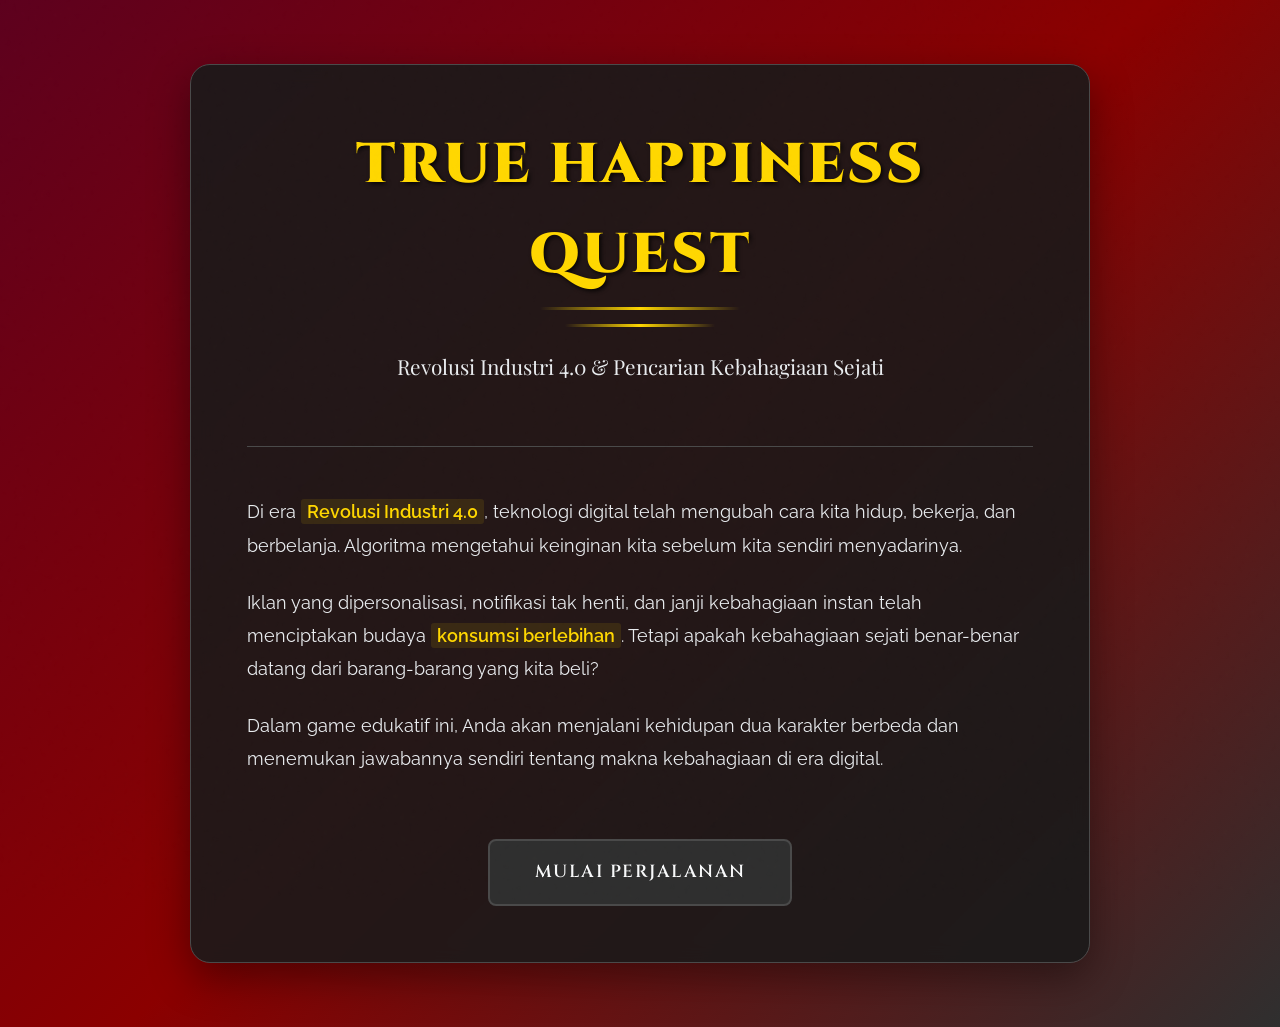
<file: index.html>
<!DOCTYPE html>
<html lang="id">
<head>
    <meta charset="UTF-8">
    <meta name="viewport" content="width=device-width, initial-scale=1.0, maximum-scale=1.0, user-scalable=no">
    <title>TRUE HAPPINESS QUEST - Revolusi Industri 4.0</title>
    <link rel="stylesheet" href="style.css">
    <link href="https://fonts.googleapis.com/css2?family=Cinzel:wght@400;700;900&family=Playfair+Display:wght@400;700&family=Raleway:wght@300;400;600&display=swap" rel="stylesheet">
    <style>
        /* Additional mobile styles for intro */
        .button-container {
            margin-top: 2rem;
            text-align: center;
        }
        
        @media (max-width: 768px) {
            .intro-content {
                padding: 2rem 1.5rem !important;
                margin: 1rem !important;
            }
            
            .intro-text p {
                font-size: 1rem !important;
                line-height: 1.6 !important;
            }
        }
    </style>
</head>
<body>
    <div class="screen intro-screen active">
        <div class="intro-content">
            <div class="title-container">
                <h1 class="main-title">TRUE HAPPINESS QUEST</h1>
                <div class="title-underline"></div>
                <h2 class="subtitle">Revolusi Industri 4.0 & Pencarian Kebahagiaan Sejati</h2>
            </div>
            
            <div class="intro-text">
                <p>Di era <span class="highlight">Revolusi Industri 4.0</span>, teknologi digital telah mengubah cara kita hidup, bekerja, dan berbelanja. Algoritma mengetahui keinginan kita sebelum kita sendiri menyadarinya.</p>
                
                <p>Iklan yang dipersonalisasi, notifikasi tak henti, dan janji kebahagiaan instan telah menciptakan budaya <span class="highlight">konsumsi berlebihan</span>. Tetapi apakah kebahagiaan sejati benar-benar datang dari barang-barang yang kita beli?</p>
                
                <p>Dalam game edukatif ini, Anda akan menjalani kehidupan dua karakter berbeda dan menemukan jawabannya sendiri tentang makna kebahagiaan di era digital.</p>
            </div>
            
            <div class="button-container">
                <button class="start-btn" id="startBtn" data-action="start">
                    <span>Mulai Perjalanan</span>
                    <div class="btn-sparkle"></div>
                </button>
            </div>
        </div>
    </div>

    <script src="game-state.js"></script>
    <script>
        // Setup untuk mobile
        document.addEventListener('DOMContentLoaded', function() {
            // Deteksi mobile
            detectMobile();
            setupMobileOptimization();
            setupViewportHeight();
            
            // Setup event listeners
            const startBtn = document.getElementById('startBtn');
            if (startBtn) {
                if (GameState.isMobile) {
                    startBtn.addEventListener('touchstart', handleButtonTouchStart, { passive: true });
                    startBtn.addEventListener('touchend', handleButtonTouchEnd, { passive: true });
                    startBtn.addEventListener('touchcancel', handleButtonTouchCancel, { passive: true });
                    startBtn.addEventListener('click', handleButtonClick);
                } else {
                    startBtn.addEventListener('click', handleButtonClick);
                }
            }
            
            // Hilangkan loading screen jika ada
            setTimeout(() => {
                const loadingScreen = document.getElementById('loading-screen');
                if (loadingScreen) {
                    loadingScreen.style.opacity = '0';
                    setTimeout(() => {
                        if (loadingScreen.parentNode) {
                            loadingScreen.remove();
                        }
                    }, 300);
                }
            }, 500);
            
            console.log('Intro page initialized for mobile:', GameState.isMobile);
        });
        
        // Prevent pull-to-refresh on iOS
        document.addEventListener('touchmove', function(e) {
            if (e.touches.length > 1) {
                e.preventDefault();
            }
        }, { passive: false });
    </script>
</body>
</html>
</file>
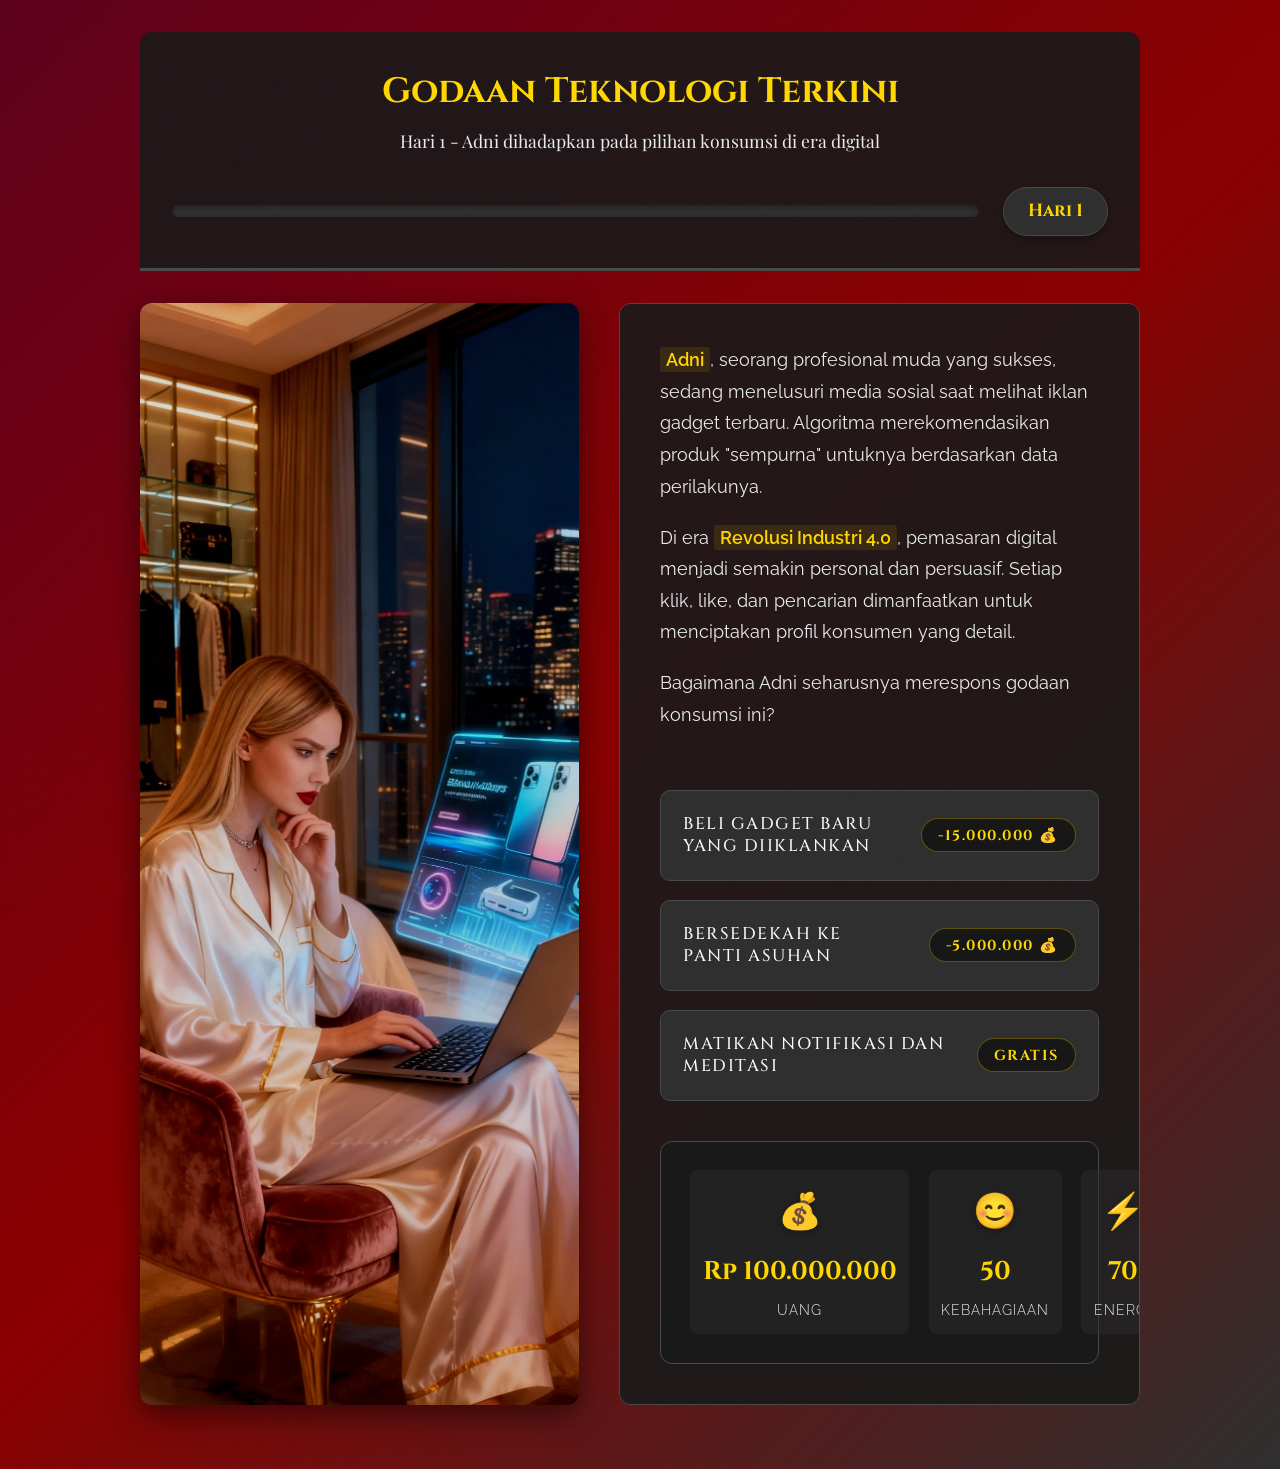
<file: adni-scene1.html>
<!DOCTYPE html>
<html lang="id">
<head>
    <meta charset="UTF-8">
    <meta name="viewport" content="width=device-width, initial-scale=1.0">
    <title>Hari 1: Adni - True Happiness Quest</title>
    <link rel="stylesheet" href="style.css">
    <link href="https://fonts.googleapis.com/css2?family=Cinzel:wght@400;700;900&family=Playfair+Display:wght@400;700&family=Raleway:wght@300;400;600&display=swap" rel="stylesheet">
</head>
<body>
<script src="game-state.js"></script>
<script>
    // Setup scene secara otomatis
    setupScene();
</script>
    <div class="screen scene-screen active">
        <div class="scene-header">
            <h1 class="scene-title">Godaan Teknologi Terkini</h1>
            <p class="scene-subtitle">Hari 1 - Adni dihadapkan pada pilihan konsumsi di era digital</p>
            <div class="progress-section">
                <div class="progress-container">
                    <div class="progress-bar" id="progressBar"></div>
                </div>
                <div class="day-indicator">Hari 1</div>
            </div>
        </div>
        
        <div class="scene-content">
            <div class="scene-visual">
                <img src="adni-scene1.jpeg" alt="Adni's Scene" class="scene-image">
            </div>
            
            <div class="scene-text">
                <div class="scene-description">
                    <p><span class="highlight">Adni</span>, seorang profesional muda yang sukses, sedang menelusuri media sosial saat melihat iklan gadget terbaru. Algoritma merekomendasikan produk "sempurna" untuknya berdasarkan data perilakunya.</p>
                    
                    <p>Di era <span class="highlight">Revolusi Industri 4.0</span>, pemasaran digital menjadi semakin personal dan persuasif. Setiap klik, like, dan pencarian dimanfaatkan untuk menciptakan profil konsumen yang detail.</p>
                    
                    <p>Bagaimana Adni seharusnya merespons godaan konsumsi ini?</p>
                </div>
                
                <div class="scene-choices">
                    <button class="choice-btn" data-choice="1">
                        <span class="choice-text">Beli gadget baru yang diiklankan</span>
                        <span class="choice-cost">-15.000.000 💰</span>
                    </button>
                    <button class="choice-btn" data-choice="2">
                        <span class="choice-text">Bersedekah ke panti asuhan</span>
                        <span class="choice-cost">-5.000.000 💰</span>
                    </button>
                    <button class="choice-btn" data-choice="3">
                        <span class="choice-text">Matikan notifikasi dan meditasi</span>
                        <span class="choice-cost">Gratis</span>
                    </button>
                </div>
                
                <div class="stats-bar">
                    <div class="stat">
                        <div class="stat-icon">💰</div>
                        <div class="stat-value" id="adniMoney">Rp 100.000.000</div>
                        <div class="stat-label">Uang</div>
                    </div>
                    <div class="stat">
                        <div class="stat-icon">😊</div>
                        <div class="stat-value" id="adniHappiness">50</div>
                        <div class="stat-label">Kebahagiaan</div>
                    </div>
                    <div class="stat">
                        <div class="stat-icon">⚡</div>
                        <div class="stat-value" id="adniEnergy">70</div>
                        <div class="stat-label">Energi</div>
                    </div>
                    <div class="stat">
                        <div class="stat-icon">👥</div>
                        <div class="stat-value" id="adniSocial">30</div>
                        <div class="stat-label">Sosial</div>
                    </div>
                </div>
            </div>
        </div>
    </div>

    <script src="game-state.js"></script>
    <script>
        // Load game state
        loadGameState();
        
        // Initialize scene with current progress
        const progressBar = document.getElementById('progressBar');
        const progressPercentage = calculateProgress();
        progressBar.style.width = `${progressPercentage}%`;
        
        // Update stats display
        document.getElementById('adniMoney').textContent = formatMoney(GameState.adni.money);
        document.getElementById('adniHappiness').textContent = GameState.adni.happiness;
        document.getElementById('adniEnergy').textContent = GameState.adni.energy;
        document.getElementById('adniSocial').textContent = GameState.adni.social;
        
        // Add event listeners to choice buttons
        document.querySelectorAll('.choice-btn').forEach(btn => {
            btn.addEventListener('click', function() {
                if (this.classList.contains('selected')) return;
                
                const choice = this.getAttribute('data-choice');
                const key = `adni1-${choice}`;
                const effects = ChoiceEffects[key];
                
                // Check if can afford
                if (!canAffordChoice('adni', effects)) {
                    alert("Uang tidak cukup untuk pilihan ini!");
                    return;
                }
                
                // Apply effects and get message
                const message = applyEffects(GameState.adni, effects);
                
                // Update display with animation
                const moneyElement = document.getElementById('adniMoney');
                const happinessElement = document.getElementById('adniHappiness');
                const energyElement = document.getElementById('adniEnergy');
                const socialElement = document.getElementById('adniSocial');
                
                moneyElement.textContent = formatMoney(GameState.adni.money);
                happinessElement.textContent = GameState.adni.happiness;
                energyElement.textContent = GameState.adni.energy;
                socialElement.textContent = GameState.adni.social;
                
                // Add animation to updated stats
                [moneyElement, happinessElement, energyElement, socialElement].forEach(el => {
                    el.classList.add('stat-update');
                    setTimeout(() => el.classList.remove('stat-update'), 600);
                });
                
                // Save game state
                GameState.currentScene = 1;
                saveGameState();
                
                // Add selection animation to all buttons
                document.querySelectorAll('.choice-btn').forEach(b => {
                    b.classList.remove('selected');
                    b.disabled = true;
                });
                this.classList.add('selected');
                
                // Show message
                const messageDiv = document.createElement('div');
                messageDiv.className = 'choice-message';
                messageDiv.textContent = message;
                document.querySelector('.scene-text').appendChild(messageDiv);
                
                // Transition to next scene after delay
                setTimeout(() => {
                    document.querySelector('.scene-screen').classList.add('fade-out');
                    setTimeout(() => {
                        // Go to next day
                        GameState.day++;
                        GameState.currentScene++;
                        saveGameState();
                        
                        if (GameState.day > GameState.totalDays) {
                            window.location.href = 'ending.html';
                        } else {
                            window.location.href = `adni-scene${GameState.currentScene}.html`;
                        }
                    }, 800);
                }, 2500);
            });
        });
    </script>
</body>
</html>
</file>
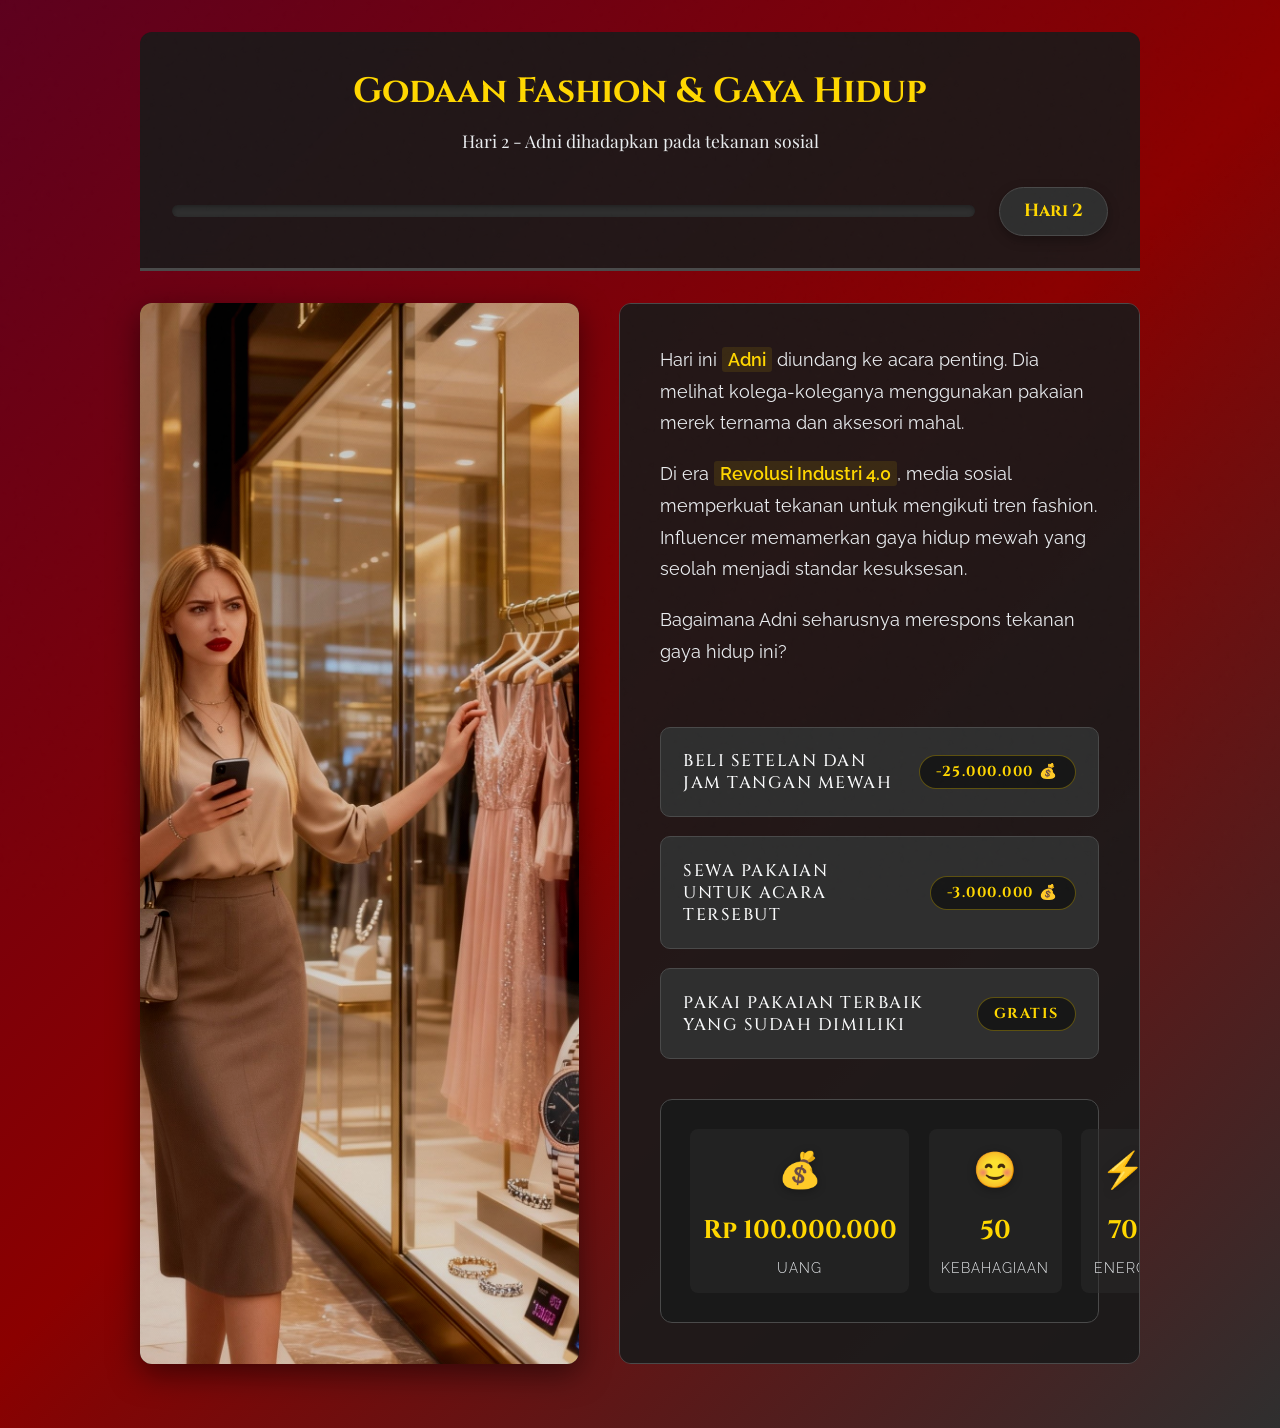
<file: adni-scene2.html>
<!DOCTYPE html>
<html lang="id">
<head>
    <meta charset="UTF-8">
    <meta name="viewport" content="width=device-width, initial-scale=1.0">
    <title>Hari 2: Adni - True Happiness Quest</title>
    <link rel="stylesheet" href="style.css">
    <link href="https://fonts.googleapis.com/css2?family=Cinzel:wght@400;700;900&family=Playfair+Display:wght@400;700&family=Raleway:wght@300;400;600&display=swap" rel="stylesheet">
</head>
<body>
<script src="game-state.js"></script>
<script>
    // Setup scene secara otomatis
    setupScene();
</script>
    <div class="screen scene-screen active">
        <div class="scene-header">
            <h1 class="scene-title">Godaan Fashion & Gaya Hidup</h1>
            <p class="scene-subtitle">Hari 2 - Adni dihadapkan pada tekanan sosial</p>
            <div class="progress-section">
                <div class="progress-container">
                    <div class="progress-bar" id="progressBar"></div>
                </div>
                <div class="day-indicator">Hari 2</div>
            </div>
        </div>
        
        <div class="scene-content">
            <div class="scene-visual">
                <img src="adni-scene2.jpeg" alt="Adni's Shopping Scene" class="scene-image">
            </div>
            
            <div class="scene-text">
                <div class="scene-description">
                    <p>Hari ini <span class="highlight">Adni</span> diundang ke acara penting. Dia melihat kolega-koleganya menggunakan pakaian merek ternama dan aksesori mahal.</p>
                    
                    <p>Di era <span class="highlight">Revolusi Industri 4.0</span>, media sosial memperkuat tekanan untuk mengikuti tren fashion. Influencer memamerkan gaya hidup mewah yang seolah menjadi standar kesuksesan.</p>
                    
                    <p>Bagaimana Adni seharusnya merespons tekanan gaya hidup ini?</p>
                </div>
                
                <div class="scene-choices">
                    <button class="choice-btn" data-choice="1">
                        <span class="choice-text">Beli setelan dan jam tangan mewah</span>
                        <span class="choice-cost">-25.000.000 💰</span>
                    </button>
                    <button class="choice-btn" data-choice="2">
                        <span class="choice-text">Sewa pakaian untuk acara tersebut</span>
                        <span class="choice-cost">-3.000.000 💰</span>
                    </button>
                    <button class="choice-btn" data-choice="3">
                        <span class="choice-text">Pakai pakaian terbaik yang sudah dimiliki</span>
                        <span class="choice-cost">Gratis</span>
                    </button>
                </div>
                
                <div class="stats-bar">
                    <div class="stat">
                        <div class="stat-icon">💰</div>
                        <div class="stat-value" id="adniMoney">Rp 100.000.000</div>
                        <div class="stat-label">Uang</div>
                    </div>
                    <div class="stat">
                        <div class="stat-icon">😊</div>
                        <div class="stat-value" id="adniHappiness">50</div>
                        <div class="stat-label">Kebahagiaan</div>
                    </div>
                    <div class="stat">
                        <div class="stat-icon">⚡</div>
                        <div class="stat-value" id="adniEnergy">70</div>
                        <div class="stat-label">Energi</div>
                    </div>
                    <div class="stat">
                        <div class="stat-icon">👥</div>
                        <div class="stat-value" id="adniSocial">30</div>
                        <div class="stat-label">Sosial</div>
                    </div>
                </div>
            </div>
        </div>
    </div>

    <script src="game-state.js"></script>
    <script>
        // Load game state
        loadGameState();
        
        // Initialize scene with current progress
        const progressBar = document.getElementById('progressBar');
        const progressPercentage = calculateProgress();
        progressBar.style.width = `${progressPercentage}%`;
        
        // Update stats display
        document.getElementById('adniMoney').textContent = formatMoney(GameState.adni.money);
        document.getElementById('adniHappiness').textContent = GameState.adni.happiness;
        document.getElementById('adniEnergy').textContent = GameState.adni.energy;
        document.getElementById('adniSocial').textContent = GameState.adni.social;
        
        // Add event listeners to choice buttons
        document.querySelectorAll('.choice-btn').forEach(btn => {
            btn.addEventListener('click', function() {
                if (this.classList.contains('selected')) return;
                
                const choice = this.getAttribute('data-choice');
                const key = `adni2-${choice}`;
                const effects = ChoiceEffects[key];
                
                // Check if can afford
                if (!canAffordChoice('adni', effects)) {
                    alert("Uang tidak cukup untuk pilihan ini!");
                    return;
                }
                
                // Apply effects and get message
                const message = applyEffects(GameState.adni, effects);
                
                // Update display with animation
                const moneyElement = document.getElementById('adniMoney');
                const happinessElement = document.getElementById('adniHappiness');
                const energyElement = document.getElementById('adniEnergy');
                const socialElement = document.getElementById('adniSocial');
                
                moneyElement.textContent = formatMoney(GameState.adni.money);
                happinessElement.textContent = GameState.adni.happiness;
                energyElement.textContent = GameState.adni.energy;
                socialElement.textContent = GameState.adni.social;
                
                // Add animation to updated stats
                [moneyElement, happinessElement, energyElement, socialElement].forEach(el => {
                    el.classList.add('stat-update');
                    setTimeout(() => el.classList.remove('stat-update'), 600);
                });
                
                // Save game state
                GameState.currentScene = 2;
                saveGameState();
                
                // Add selection animation to all buttons
                document.querySelectorAll('.choice-btn').forEach(b => {
                    b.classList.remove('selected');
                    b.disabled = true;
                });
                this.classList.add('selected');
                
                // Show message
                const messageDiv = document.createElement('div');
                messageDiv.className = 'choice-message';
                messageDiv.textContent = message;
                document.querySelector('.scene-text').appendChild(messageDiv);
                
                // Transition to next scene after delay
                setTimeout(() => {
                    document.querySelector('.scene-screen').classList.add('fade-out');
                    setTimeout(() => {
                        // Go to next day
                        GameState.day++;
                        GameState.currentScene++;
                        saveGameState();
                        
                        if (GameState.day > GameState.totalDays) {
                            window.location.href = 'ending.html';
                        } else {
                            window.location.href = `adni-scene${GameState.currentScene}.html`;
                        }
                    }, 800);
                }, 2500);
            });
        });
    </script>
</body>
</html>
</file>
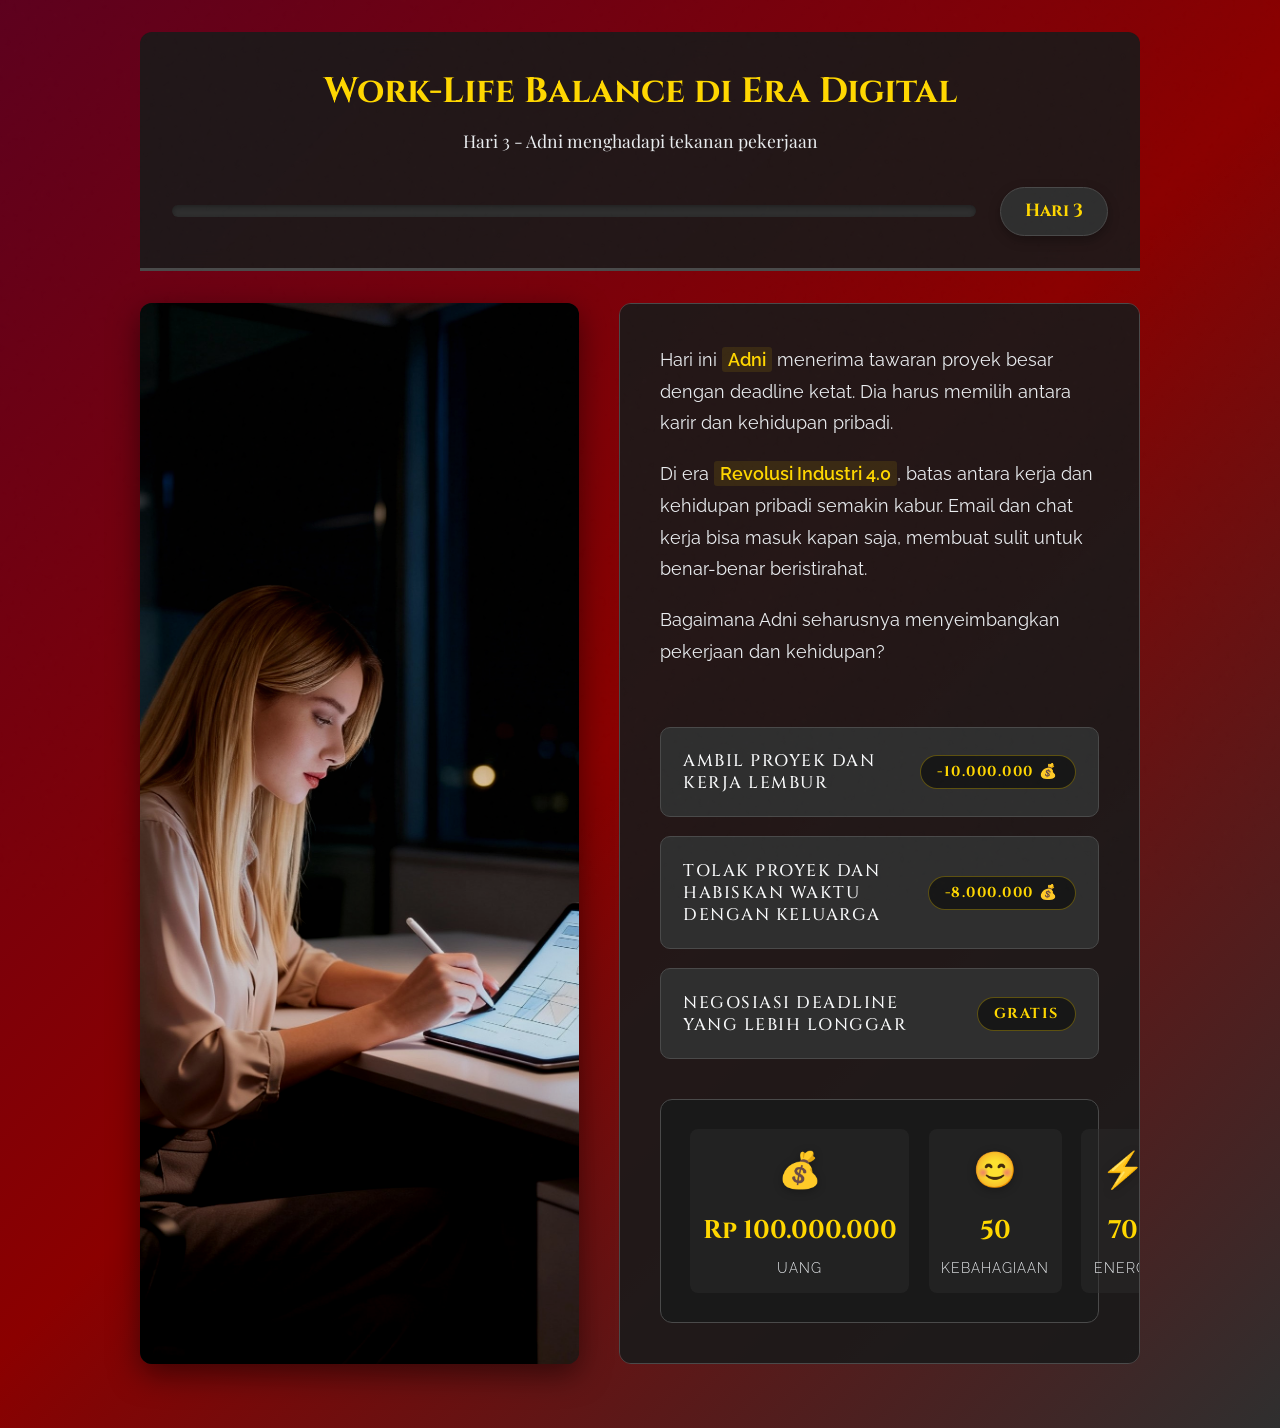
<file: adni-scene3.html>
<!DOCTYPE html>
<html lang="id">
<head>
    <meta charset="UTF-8">
    <meta name="viewport" content="width=device-width, initial-scale=1.0">
    <title>Hari 3: Adni - True Happiness Quest</title>
    <link rel="stylesheet" href="style.css">
    <link href="https://fonts.googleapis.com/css2?family=Cinzel:wght@400;700;900&family=Playfair+Display:wght@400;700&family=Raleway:wght@300;400;600&display=swap" rel="stylesheet">
</head>
<body>
<script src="game-state.js"></script>
<script>
    // Setup scene secara otomatis
    setupScene();
</script>
    <div class="screen scene-screen active">
        <div class="scene-header">
            <h1 class="scene-title">Work-Life Balance di Era Digital</h1>
            <p class="scene-subtitle">Hari 3 - Adni menghadapi tekanan pekerjaan</p>
            <div class="progress-section">
                <div class="progress-container">
                    <div class="progress-bar" id="progressBar"></div>
                </div>
                <div class="day-indicator">Hari 3</div>
            </div>
        </div>
        
        <div class="scene-content">
            <div class="scene-visual">
                <img src="adni-scene3.jpeg" alt="Adni's Work Scene" class="scene-image">
            </div>
            
            <div class="scene-text">
                <div class="scene-description">
                    <p>Hari ini <span class="highlight">Adni</span> menerima tawaran proyek besar dengan deadline ketat. Dia harus memilih antara karir dan kehidupan pribadi.</p>
                    
                    <p>Di era <span class="highlight">Revolusi Industri 4.0</span>, batas antara kerja dan kehidupan pribadi semakin kabur. Email dan chat kerja bisa masuk kapan saja, membuat sulit untuk benar-benar beristirahat.</p>
                    
                    <p>Bagaimana Adni seharusnya menyeimbangkan pekerjaan dan kehidupan?</p>
                </div>
                
                <div class="scene-choices">
                    <button class="choice-btn" data-choice="1">
                        <span class="choice-text">Ambil proyek dan kerja lembur</span>
                        <span class="choice-cost">-10.000.000 💰</span>
                    </button>
                    <button class="choice-btn" data-choice="2">
                        <span class="choice-text">Tolak proyek dan habiskan waktu dengan keluarga</span>
                        <span class="choice-cost">-8.000.000 💰</span>
                    </button>
                    <button class="choice-btn" data-choice="3">
                        <span class="choice-text">Negosiasi deadline yang lebih longgar</span>
                        <span class="choice-cost">Gratis</span>
                    </button>
                </div>
                
                <div class="stats-bar">
                    <div class="stat">
                        <div class="stat-icon">💰</div>
                        <div class="stat-value" id="adniMoney">Rp 100.000.000</div>
                        <div class="stat-label">Uang</div>
                    </div>
                    <div class="stat">
                        <div class="stat-icon">😊</div>
                        <div class="stat-value" id="adniHappiness">50</div>
                        <div class="stat-label">Kebahagiaan</div>
                    </div>
                    <div class="stat">
                        <div class="stat-icon">⚡</div>
                        <div class="stat-value" id="adniEnergy">70</div>
                        <div class="stat-label">Energi</div>
                    </div>
                    <div class="stat">
                        <div class="stat-icon">👥</div>
                        <div class="stat-value" id="adniSocial">30</div>
                        <div class="stat-label">Sosial</div>
                    </div>
                </div>
            </div>
        </div>
    </div>

    <script src="game-state.js"></script>
    <script>
        // Load game state
        loadGameState();
        
        // Initialize scene with current progress
        const progressBar = document.getElementById('progressBar');
        const progressPercentage = calculateProgress();
        progressBar.style.width = `${progressPercentage}%`;
        
        // Update stats display
        document.getElementById('adniMoney').textContent = formatMoney(GameState.adni.money);
        document.getElementById('adniHappiness').textContent = GameState.adni.happiness;
        document.getElementById('adniEnergy').textContent = GameState.adni.energy;
        document.getElementById('adniSocial').textContent = GameState.adni.social;
        
        // Add event listeners to choice buttons
        document.querySelectorAll('.choice-btn').forEach(btn => {
            btn.addEventListener('click', function() {
                if (this.classList.contains('selected')) return;
                
                const choice = this.getAttribute('data-choice');
                const key = `adni3-${choice}`;
                const effects = ChoiceEffects[key];
                
                // Check if can afford
                if (!canAffordChoice('adni', effects)) {
                    alert("Uang tidak cukup untuk pilihan ini!");
                    return;
                }
                
                // Apply effects and get message
                const message = applyEffects(GameState.adni, effects);
                
                // Update display with animation
                const moneyElement = document.getElementById('adniMoney');
                const happinessElement = document.getElementById('adniHappiness');
                const energyElement = document.getElementById('adniEnergy');
                const socialElement = document.getElementById('adniSocial');
                
                moneyElement.textContent = formatMoney(GameState.adni.money);
                happinessElement.textContent = GameState.adni.happiness;
                energyElement.textContent = GameState.adni.energy;
                socialElement.textContent = GameState.adni.social;
                
                // Add animation to updated stats
                [moneyElement, happinessElement, energyElement, socialElement].forEach(el => {
                    el.classList.add('stat-update');
                    setTimeout(() => el.classList.remove('stat-update'), 600);
                });
                
                // Save game state
                GameState.currentScene = 3;
                saveGameState();
                
                // Add selection animation to all buttons
                document.querySelectorAll('.choice-btn').forEach(b => {
                    b.classList.remove('selected');
                    b.disabled = true;
                });
                this.classList.add('selected');
                
                // Show message
                const messageDiv = document.createElement('div');
                messageDiv.className = 'choice-message';
                messageDiv.textContent = message;
                document.querySelector('.scene-text').appendChild(messageDiv);
                
                // Transition to next scene after delay
                setTimeout(() => {
                    document.querySelector('.scene-screen').classList.add('fade-out');
                    setTimeout(() => {
                        // Go to next day
                        GameState.day++;
                        GameState.currentScene++;
                        saveGameState();
                        
                        if (GameState.day > GameState.totalDays) {
                            window.location.href = 'ending.html';
                        } else {
                            window.location.href = `adni-scene${GameState.currentScene}.html`;
                        }
                    }, 800);
                }, 2500);
            });
        });
    </script>
</body>
</html>
</file>
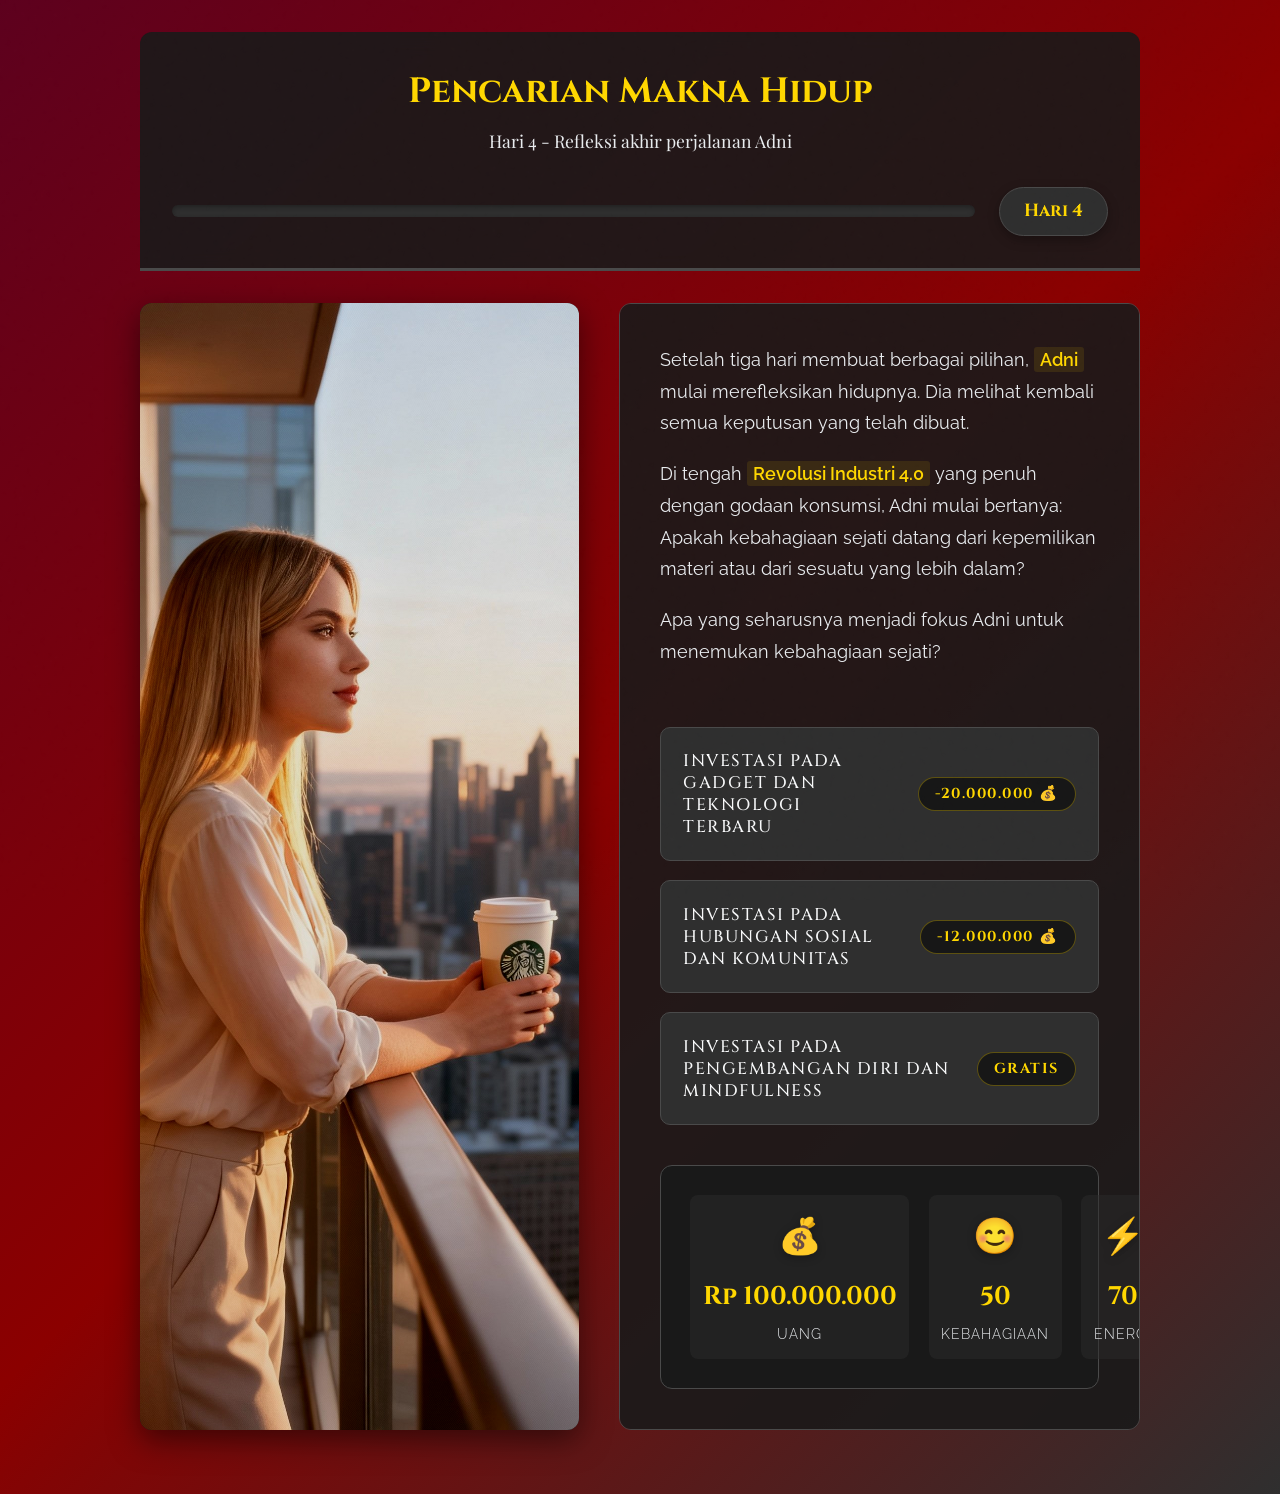
<file: adni-scene4.html>
<!DOCTYPE html>
<html lang="id">
<head>
    <meta charset="UTF-8">
    <meta name="viewport" content="width=device-width, initial-scale=1.0">
    <title>Hari 4: Adni - True Happiness Quest</title>
    <link rel="stylesheet" href="style.css">
    <link href="https://fonts.googleapis.com/css2?family=Cinzel:wght@400;700;900&family=Playfair+Display:wght@400;700&family=Raleway:wght@300;400;600&display=swap" rel="stylesheet">
</head>
<body>
<script src="game-state.js"></script>
<script>
    // Setup scene secara otomatis
    setupScene();
</script>
    <div class="screen scene-screen active">
        <div class="scene-header">
            <h1 class="scene-title">Pencarian Makna Hidup</h1>
            <p class="scene-subtitle">Hari 4 - Refleksi akhir perjalanan Adni</p>
            <div class="progress-section">
                <div class="progress-container">
                    <div class="progress-bar" id="progressBar"></div>
                </div>
                <div class="day-indicator">Hari 4</div>
            </div>
        </div>
        
        <div class="scene-content">
            <div class="scene-visual">
                <img src="adni-scene4.jpeg" alt="Adni's Reflection Scene" class="scene-image">
            </div>
            
            <div class="scene-text">
                <div class="scene-description">
                    <p>Setelah tiga hari membuat berbagai pilihan, <span class="highlight">Adni</span> mulai merefleksikan hidupnya. Dia melihat kembali semua keputusan yang telah dibuat.</p>
                    
                    <p>Di tengah <span class="highlight">Revolusi Industri 4.0</span> yang penuh dengan godaan konsumsi, Adni mulai bertanya: Apakah kebahagiaan sejati datang dari kepemilikan materi atau dari sesuatu yang lebih dalam?</p>
                    
                    <p>Apa yang seharusnya menjadi fokus Adni untuk menemukan kebahagiaan sejati?</p>
                </div>
                
                <div class="scene-choices">
                    <button class="choice-btn" data-choice="1">
                        <span class="choice-text">Investasi pada gadget dan teknologi terbaru</span>
                        <span class="choice-cost">-20.000.000 💰</span>
                    </button>
                    <button class="choice-btn" data-choice="2">
                        <span class="choice-text">Investasi pada hubungan sosial dan komunitas</span>
                        <span class="choice-cost">-12.000.000 💰</span>
                    </button>
                    <button class="choice-btn" data-choice="3">
                        <span class="choice-text">Investasi pada pengembangan diri dan mindfulness</span>
                        <span class="choice-cost">Gratis</span>
                    </button>
                </div>
                
                <div class="stats-bar">
                    <div class="stat">
                        <div class="stat-icon">💰</div>
                        <div class="stat-value" id="adniMoney">Rp 100.000.000</div>
                        <div class="stat-label">Uang</div>
                    </div>
                    <div class="stat">
                        <div class="stat-icon">😊</div>
                        <div class="stat-value" id="adniHappiness">50</div>
                        <div class="stat-label">Kebahagiaan</div>
                    </div>
                    <div class="stat">
                        <div class="stat-icon">⚡</div>
                        <div class="stat-value" id="adniEnergy">70</div>
                        <div class="stat-label">Energi</div>
                    </div>
                    <div class="stat">
                        <div class="stat-icon">👥</div>
                        <div class="stat-value" id="adniSocial">30</div>
                        <div class="stat-label">Sosial</div>
                    </div>
                </div>
            </div>
        </div>
    </div>

    <script src="game-state.js"></script>
    <script>
        // Load game state
        loadGameState();
        
        // Initialize scene with current progress
        const progressBar = document.getElementById('progressBar');
        const progressPercentage = calculateProgress();
        progressBar.style.width = `${progressPercentage}%`;
        
        // Update stats display
        document.getElementById('adniMoney').textContent = formatMoney(GameState.adni.money);
        document.getElementById('adniHappiness').textContent = GameState.adni.happiness;
        document.getElementById('adniEnergy').textContent = GameState.adni.energy;
        document.getElementById('adniSocial').textContent = GameState.adni.social;
        
        // Add event listeners to choice buttons
        document.querySelectorAll('.choice-btn').forEach(btn => {
            btn.addEventListener('click', function() {
                if (this.classList.contains('selected')) return;
                
                const choice = this.getAttribute('data-choice');
                const key = `adni4-${choice}`;
                const effects = ChoiceEffects[key];
                
                // Check if can afford
                if (!canAffordChoice('adni', effects)) {
                    alert("Uang tidak cukup untuk pilihan ini!");
                    return;
                }
                
                // Apply effects and get message
                const message = applyEffects(GameState.adni, effects);
                
                // Update display with animation
                const moneyElement = document.getElementById('adniMoney');
                const happinessElement = document.getElementById('adniHappiness');
                const energyElement = document.getElementById('adniEnergy');
                const socialElement = document.getElementById('adniSocial');
                
                moneyElement.textContent = formatMoney(GameState.adni.money);
                happinessElement.textContent = GameState.adni.happiness;
                energyElement.textContent = GameState.adni.energy;
                socialElement.textContent = GameState.adni.social;
                
                // Add animation to updated stats
                [moneyElement, happinessElement, energyElement, socialElement].forEach(el => {
                    el.classList.add('stat-update');
                    setTimeout(() => el.classList.remove('stat-update'), 600);
                });
                
                // Save game state
                GameState.currentScene = 4;
                saveGameState();
                
                // Add selection animation to all buttons
                document.querySelectorAll('.choice-btn').forEach(b => {
                    b.classList.remove('selected');
                    b.disabled = true;
                });
                this.classList.add('selected');
                
                // Show message
                const messageDiv = document.createElement('div');
                messageDiv.className = 'choice-message';
                messageDiv.textContent = message;
                document.querySelector('.scene-text').appendChild(messageDiv);
                
                // Transition to ending after delay
                setTimeout(() => {
                    document.querySelector('.scene-screen').classList.add('fade-out');
                    setTimeout(() => {
                        // Go to ending
                        GameState.day++;
                        saveGameState();
                        window.location.href = 'ending.html';
                    }, 800);
                }, 2500);
            });
        });
    </script>
</body>
</html>
</file>
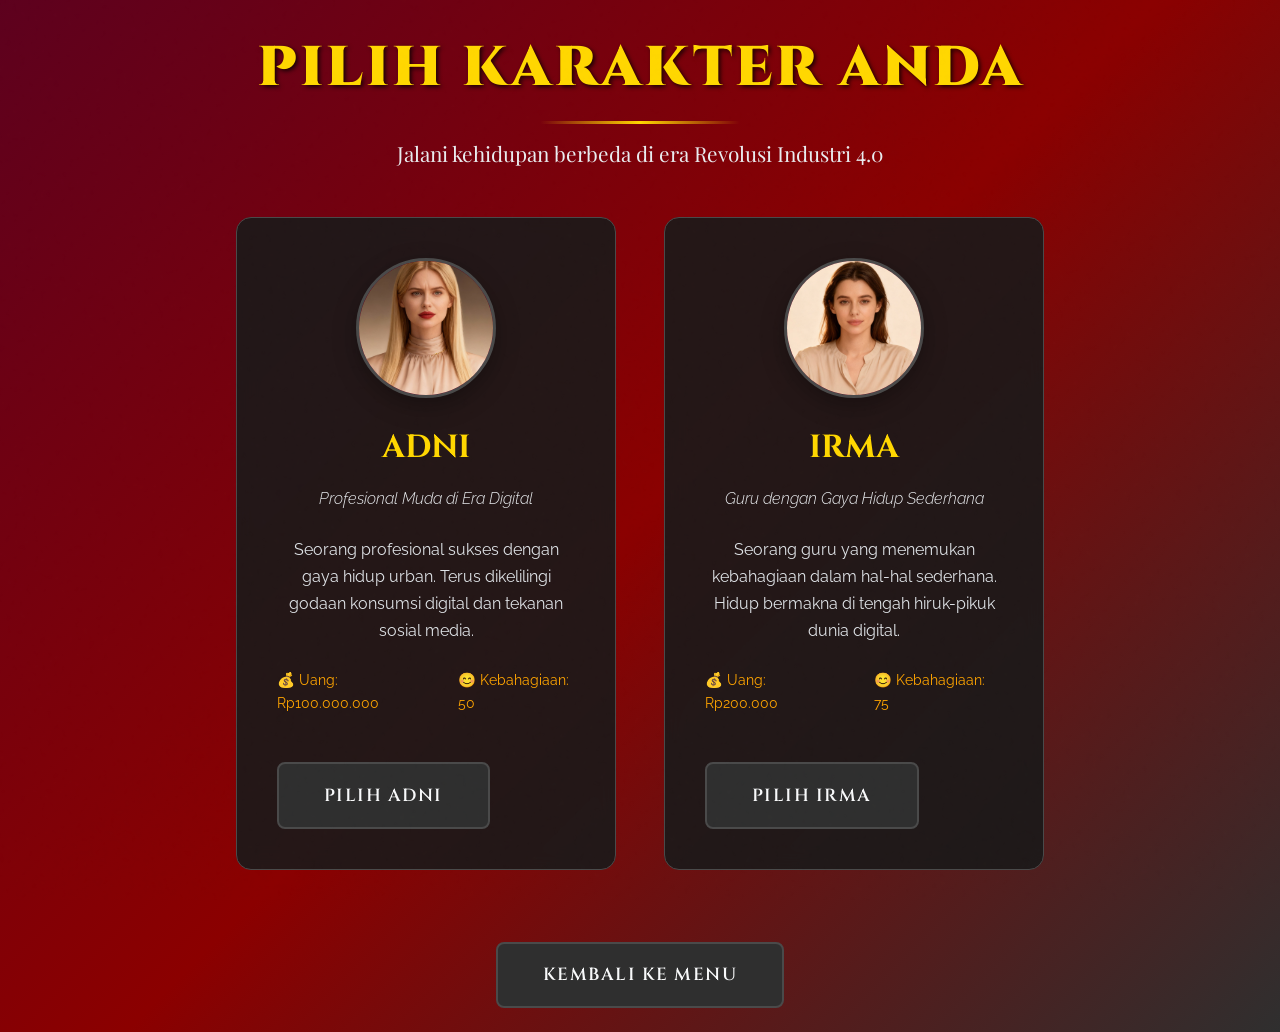
<file: character-select.html>
<!DOCTYPE html>
<html lang="id">
<head>
    <meta charset="UTF-8">
    <meta name="viewport" content="width=device-width, initial-scale=1.0, maximum-scale=1.0, user-scalable=no">
    <title>Pilih Karakter - True Happiness Quest</title>
    <link rel="stylesheet" href="style.css">
    <link href="https://fonts.googleapis.com/css2?family=Cinzel:wght@400;700;900&family=Playfair+Display:wght@400;700&family=Raleway:wght@300;400;600&display=swap" rel="stylesheet">
    <style>
        /* Additional mobile styles for character selection */
        .character-select-screen {
            padding: 1.5rem !important;
            min-height: 100vh;
        }
        
        .character-card {
            width: 100%;
            max-width: 380px;
            margin-bottom: 1.5rem;
            transition: all 0.3s ease;
        }
        
        .character-avatar {
            width: 140px;
            height: 140px;
            border-radius: 50%;
            overflow: hidden;
            margin: 0 auto 1.5rem;
            border: 3px solid var(--grey-medium);
            display: flex;
            align-items: center;
            justify-content: center;
            font-size: 3.5rem;
            background-color: var(--maroon-primary);
            color: white;
        }
        
        .character-avatar img {
            width: 100%;
            height: 100%;
            object-fit: cover;
        }
        
        @media (max-width: 768px) {
            .character-options {
                flex-direction: column;
                align-items: center;
                gap: 1.5rem;
            }
            
            .character-card {
                padding: 1.5rem;
            }
            
            .character-avatar {
                width: 120px;
                height: 120px;
                font-size: 3rem;
            }
            
            .character-info h2 {
                font-size: 1.8rem;
            }
            
            .character-desc {
                font-size: 0.95rem;
                line-height: 1.6;
            }
            
            .character-stats {
                flex-direction: column;
                gap: 0.5rem;
                align-items: center;
            }
        }
        
        @media (max-width: 480px) {
            .character-select-screen {
                padding: 1rem !important;
            }
            
            .character-card {
                padding: 1rem;
            }
            
            .character-info h2 {
                font-size: 1.5rem;
            }
            
            .character-tagline {
                font-size: 0.9rem;
            }
            
            .select-btn {
                padding: 1rem 1.5rem !important;
                font-size: 1rem !important;
                min-height: 50px;
            }
            
            .character-avatar {
                width: 100px;
                height: 100px;
                font-size: 2.5rem;
            }
        }
        
        /* Animasi untuk kartu karakter */
        .character-card:hover {
            transform: translateY(-5px);
            box-shadow: 0 10px 20px rgba(0, 0, 0, 0.2);
        }
        
        /* Tombol kembali */
        .mobile-back-container {
            margin-top: 2rem;
            text-align: center;
        }
        
        .mobile-back-container .start-btn {
            background: var(--grey-dark);
            border-color: var(--grey-medium);
        }
        
        .mobile-back-container .start-btn:hover {
            background: var(--maroon-secondary);
            border-color: var(--yellow-primary);
        }
    </style>
</head>
<body>
    <div class="screen character-select-screen active">
        <div class="character-selection-header">
            <h1 class="main-title">PILIH KARAKTER ANDA</h1>
            <h2 class="subtitle">Jalani kehidupan berbeda di era Revolusi Industri 4.0</h2>
        </div>
        
        <div class="character-options">
            <div class="character-card">
                <div class="character-avatar">
                    <!-- Emoji sebagai fallback jika gambar gagal dimuat -->
                    <span class="avatar-fallback">👨‍💼</span>
                    <img src="profile-adni.jpeg" alt="Adni" loading="lazy" 
                         onerror="this.style.display='none'; document.querySelector('.avatar-fallback').style.display='flex';">
                </div>
                <div class="character-info">
                    <h2>ADNI</h2>
                    <p class="character-tagline">Profesional Muda di Era Digital</p>
                    <p class="character-desc">Seorang profesional sukses dengan gaya hidup urban. Terus dikelilingi godaan konsumsi digital dan tekanan sosial media.</p>
                    <div class="character-stats">
                        <span>💰 Uang: Rp100.000.000</span>
                        <span>😊 Kebahagiaan: 50</span>
                    </div>
                </div>
                <button class="select-btn" data-action="select-adni">
                    <span>Pilih Adni</span>
                    <div class="btn-sparkle"></div>
                </button>
            </div>
            
            <div class="character-card">
                <div class="character-avatar">
                    <span class="avatar-fallback">👩‍🏫</span>
                    <img src="profile-irma.jpeg" alt="Irma" loading="lazy"
                         onerror="this.style.display='none'; document.querySelectorAll('.avatar-fallback')[1].style.display='flex';">
                </div>
                <div class="character-info">
                    <h2>IRMA</h2>
                    <p class="character-tagline">Guru dengan Gaya Hidup Sederhana</p>
                    <p class="character-desc">Seorang guru yang menemukan kebahagiaan dalam hal-hal sederhana. Hidup bermakna di tengah hiruk-pikuk dunia digital.</p>
                    <div class="character-stats">
                        <span>💰 Uang: Rp200.000</span>
                        <span>😊 Kebahagiaan: 75</span>
                    </div>
                </div>
                <button class="select-btn" data-action="select-irma">
                    <span>Pilih Irma</span>
                    <div class="btn-sparkle"></div>
                </button>
            </div>
        </div>
        
        <!-- Tombol untuk kembali ke menu utama -->
        <div class="mobile-back-container">
            <button class="start-btn" id="backToMenu">
                <span>Kembali ke Menu</span>
                <div class="btn-sparkle"></div>
            </button>
        </div>
    </div>

    <!-- Script -->
    <script src="game-state.js"></script>
    <script>
        // Setup untuk mobile
        document.addEventListener('DOMContentLoaded', function() {
            console.log('Character selection page loading...');
            
            // Inisialisasi fallback avatar
            const fallbacks = document.querySelectorAll('.avatar-fallback');
            fallbacks.forEach(fb => {
                fb.style.display = 'flex';
                fb.style.alignItems = 'center';
                fb.style.justifyContent = 'center';
                fb.style.width = '100%';
                fb.style.height = '100%';
            });
            
            // Deteksi mobile
            detectMobile();
            setupMobileOptimization();
            
            // Setup viewport height untuk mobile
            function setupViewportHeight() {
                const setVH = () => {
                    const vh = window.innerHeight * 0.01;
                    document.documentElement.style.setProperty('--vh', `${vh}px`);
                    
                    // Update screen height
                    const screen = document.querySelector('.character-select-screen');
                    if (screen) {
                        screen.style.minHeight = `${window.innerHeight}px`;
                    }
                };
                
                setVH();
                window.addEventListener('resize', setVH);
                window.addEventListener('orientationchange', () => {
                    setTimeout(setVH, 100);
                });
            }
            
            setupViewportHeight();
            
            // Setup tombol kembali
            const backButton = document.getElementById('backToMenu');
            if (backButton) {
                backButton.addEventListener('click', function() {
                    // Transition effect
                    const screen = document.querySelector('.character-select-screen');
                    if (screen) {
                        screen.classList.add('fade-out');
                    }
                    
                    setTimeout(() => {
                        window.location.href = 'index.html';
                    }, 600);
                });
            }
            
            // Setup event listeners untuk tombol pilih karakter
            function handleCharacterSelection(character) {
                if (GameState.isProcessing) return;
                
                GameState.isProcessing = true;
                GameState.currentCharacter = character;
                GameState.currentScene = 1;
                GameState.day = 1;
                
                // Haptic feedback untuk mobile
                if (navigator.vibrate) {
                    navigator.vibrate(50);
                }
                
                saveGameState();
                
                // Transition effect
                const screen = document.querySelector('.character-select-screen');
                if (screen) {
                    screen.classList.add('fade-out');
                }
                
                // Navigate setelah delay
                setTimeout(() => {
                    window.location.href = `${character}-scene1.html`;
                    GameState.isProcessing = false;
                }, 600);
            }
            
            // Setup untuk tombol pilih karakter
            const selectButtons = document.querySelectorAll('.select-btn');
            
            selectButtons.forEach(button => {
                // Untuk mobile
                if (GameState.isMobile) {
                    button.addEventListener('touchstart', function(e) {
                        if (GameState.isProcessing) return;
                        this.style.transform = 'scale(0.95)';
                        this.style.opacity = '0.8';
                    }, { passive: true });
                    
                    button.addEventListener('touchend', function(e) {
                        if (GameState.isProcessing) return;
                        this.style.transform = '';
                        this.style.opacity = '';
                        
                        const action = this.getAttribute('data-action');
                        if (action === 'select-adni') {
                            handleCharacterSelection('adni');
                        } else if (action === 'select-irma') {
                            handleCharacterSelection('irma');
                        }
                    }, { passive: true });
                    
                    button.addEventListener('touchcancel', function(e) {
                        this.style.transform = '';
                        this.style.opacity = '';
                    });
                }
                
                // Untuk desktop dan fallback mobile
                button.addEventListener('click', function(e) {
                    if (GameState.isProcessing) return;
                    e.preventDefault();
                    const action = this.getAttribute('data-action');
                    if (action === 'select-adni') {
                        handleCharacterSelection('adni');
                    } else if (action === 'select-irma') {
                        handleCharacterSelection('irma');
                    }
                });
            });
            
            // Preload gambar karakter
            function preloadImages() {
                const imageUrls = ['profile-adni.jpeg', 'profile-irma.jpeg'];
                
                imageUrls.forEach(url => {
                    const img = new Image();
                    img.src = url;
                    img.onload = function() {
                        console.log(`Image loaded: ${url}`);
                        // Sembunyikan fallback dan tampilkan gambar
                        const index = imageUrls.indexOf(url);
                        const fallbacks = document.querySelectorAll('.avatar-fallback');
                        const images = document.querySelectorAll('.character-avatar img');
                        
                        if (fallbacks[index] && images[index]) {
                            fallbacks[index].style.display = 'none';
                            images[index].style.display = 'block';
                        }
                    };
                    img.onerror = function() {
                        console.log(`Image failed to load: ${url}`);
                        // Fallback akan tetap ditampilkan
                    };
                });
            }
            
            // Preload images setelah halaman selesai load
            setTimeout(preloadImages, 100);
            
            // Hilangkan loading screen jika ada
            setTimeout(() => {
                const loadingScreen = document.getElementById('loading-screen');
                if (loadingScreen) {
                    loadingScreen.style.opacity = '0';
                    loadingScreen.style.transition = 'opacity 0.3s ease';
                    setTimeout(() => {
                        if (loadingScreen.parentNode) {
                            loadingScreen.remove();
                        }
                    }, 300);
                }
            }, 500);
            
            console.log('Character selection page initialized for mobile:', GameState.isMobile);
        });
        
        // Prevent pull-to-refresh on iOS
        document.addEventListener('touchmove', function(e) {
            if (e.touches.length > 1) {
                e.preventDefault();
            }
        }, { passive: false });
        
        // Handle orientation change
        window.addEventListener('orientationchange', function() {
            console.log('Orientation changed, resetting layout...');
            setTimeout(() => {
                // Update viewport height
                const vh = window.innerHeight * 0.01;
                document.documentElement.style.setProperty('--vh', `${vh}px`);
            }, 100);
        });
    </script>
</body>
</html>
</file>
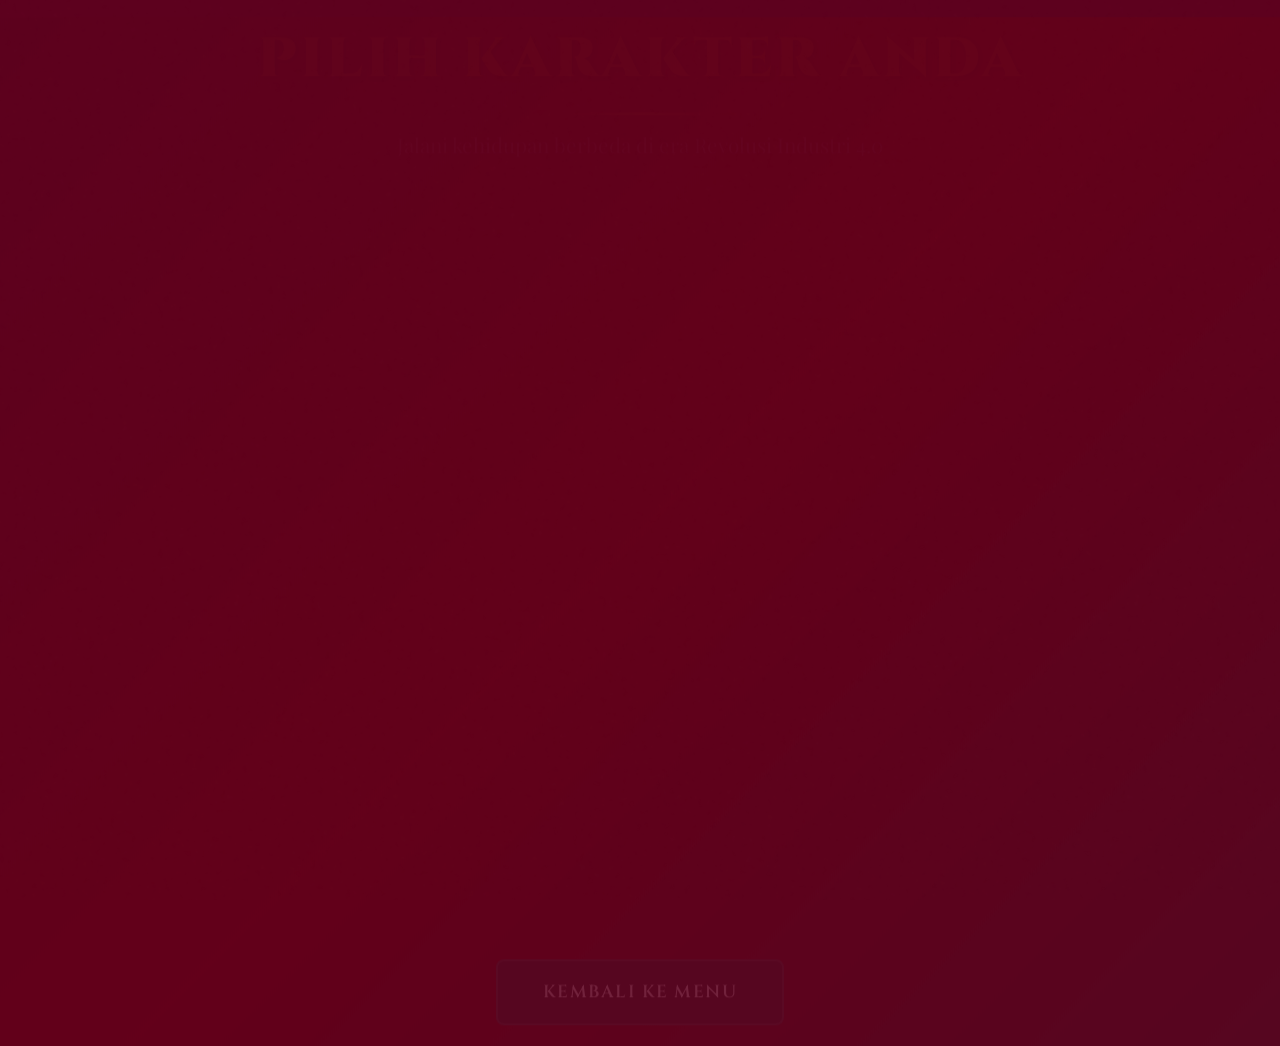
<file: ending.html>
<!DOCTYPE html>
<html lang="id">
<head>
    <meta charset="UTF-8">
    <meta name="viewport" content="width=device-width, initial-scale=1.0, maximum-scale=1.0, user-scalable=no">
    <title>Refleksi Akhir - True Happiness Quest</title>
    <link rel="stylesheet" href="style.css">
    <link href="https://fonts.googleapis.com/css2?family=Cinzel:wght@400;700;900&family=Playfair+Display:wght@400;700&family=Raleway:wght@300;400;600&display=swap" rel="stylesheet">
    <style>
        .ending-badge {
            display: inline-block;
            padding: 0.5rem 1.5rem;
            background: linear-gradient(45deg, var(--maroon-secondary), var(--yellow-secondary));
            color: white;
            border-radius: 25px;
            font-weight: bold;
            margin: 1rem 0;
            animation: badgeGlow 2s infinite alternate;
            text-align: center;
            max-width: 90%;
            overflow: hidden;
            text-overflow: ellipsis;
            white-space: nowrap;
        }
        
        @keyframes badgeGlow {
            0% { box-shadow: 0 0 10px rgba(255, 215, 0, 0.5); }
            100% { box-shadow: 0 0 20px rgba(255, 140, 0, 0.8); }
        }
        
        .insights-grid {
            display: grid;
            grid-template-columns: repeat(auto-fit, minmax(250px, 1fr));
            gap: 1.5rem;
            margin: 2rem 0;
        }
        
        .insight-card {
            background: var(--black-transparent);
            border: 1px solid var(--grey-medium);
            border-radius: 10px;
            padding: 1.5rem;
            transition: all 0.3s ease;
        }
        
        .insight-card:hover {
            transform: translateY(-5px);
            border-color: var(--yellow-primary);
        }
        
        .insight-icon {
            font-size: 2rem;
            margin-bottom: 1rem;
            color: var(--yellow-primary);
        }
        
        .stats-chart {
            background: var(--black-transparent);
            padding: 1.5rem;
            border-radius: 12px;
            margin: 2rem 0;
            border: 1px solid var(--grey-medium);
            overflow-x: auto; /* Untuk mobile jika chart terlalu lebar */
        }
        
        .chart-bar {
            height: 25px;
            background: linear-gradient(90deg, var(--maroon-secondary), var(--yellow-secondary));
            margin: 0.5rem 0;
            border-radius: 5px;
            position: relative;
            overflow: hidden;
            width: 0%; /* Awalnya 0%, akan diatur oleh JavaScript */
            transition: width 1.5s ease-out;
            min-width: 20px; /* Minimum width untuk visibility */
        }
        
        .chart-label {
            display: flex;
            justify-content: space-between;
            margin-bottom: 0.5rem;
            color: var(--text-secondary);
            font-size: 0.9rem;
            flex-wrap: wrap;
        }
        
        .choice-history {
            max-height: 200px;
            overflow-y: auto;
            padding: 1rem;
            background: rgba(0, 0, 0, 0.3);
            border-radius: 10px;
            margin: 1.5rem 0;
            -webkit-overflow-scrolling: touch; /* Smooth scrolling untuk iOS */
        }
        
        .choice-item {
            padding: 0.8rem;
            border-bottom: 1px solid var(--grey-dark);
            color: var(--text-secondary);
            font-size: 0.9rem;
        }
        
        .choice-item:last-child {
            border-bottom: none;
        }
        
        .final-quote {
            font-family: 'Playfair Display', serif;
            font-size: 1.1rem;
            font-style: italic;
            text-align: center;
            padding: 1.5rem;
            color: var(--yellow-primary);
            border-top: 2px solid var(--maroon-secondary);
            border-bottom: 2px solid var(--maroon-secondary);
            margin: 2rem 0;
            line-height: 1.6;
        }
        
        .share-buttons {
            display: flex;
            gap: 1rem;
            justify-content: center;
            margin-top: 2rem;
            flex-wrap: wrap;
        }
        
        .share-btn {
            padding: 0.8rem 1.2rem;
            background: var(--grey-dark);
            border: 1px solid var(--grey-medium);
            color: var(--text-primary);
            border-radius: 5px;
            cursor: pointer;
            transition: all 0.3s ease;
            font-size: 0.9rem;
            min-height: 44px; /* Touch target size untuk mobile */
            display: flex;
            align-items: center;
            justify-content: center;
            gap: 0.5rem;
        }
        
        .share-btn:hover {
            background: var(--maroon-secondary);
            border-color: var(--yellow-primary);
        }
        
        /* Mobile optimizations */
        @media (max-width: 768px) {
            .ending-content {
                padding: 1.5rem !important;
            }
            
            .main-title {
                font-size: 2.2rem !important;
                line-height: 1.3;
            }
            
            .subtitle {
                font-size: 1rem !important;
                line-height: 1.4;
            }
            
            .insights-grid {
                grid-template-columns: 1fr;
                gap: 1rem;
            }
            
            .insight-card {
                padding: 1.2rem;
            }
            
            .insight-icon {
                font-size: 1.8rem;
            }
            
            .score-cards {
                flex-direction: column;
                gap: 1rem;
            }
            
            .score-card {
                width: 100%;
                padding: 1.2rem;
            }
            
            .stats-chart {
                padding: 1.2rem;
            }
            
            .chart-label {
                font-size: 0.85rem;
            }
            
            .chart-bar {
                height: 20px;
            }
            
            .final-quote {
                font-size: 1rem;
                padding: 1.2rem;
            }
            
            .share-buttons {
                flex-direction: column;
                align-items: center;
            }
            
            .share-btn {
                width: 100%;
                max-width: 250px;
            }
        }
        
        @media (max-width: 480px) {
            .ending-badge {
                padding: 0.4rem 1rem;
                font-size: 0.9rem;
            }
            
            .score-value {
                font-size: 2.2rem !important;
            }
            
            .ending-message h3 {
                font-size: 1.3rem;
            }
            
            .chart-label {
                flex-direction: column;
                gap: 0.2rem;
            }
        }
        
        /* Loading state untuk chart bars */
        .chart-bar.loading {
            animation: chartLoading 1.5s ease-in-out infinite;
            background: linear-gradient(90deg, var(--grey-dark), var(--grey-medium), var(--grey-dark));
        }
        
        @keyframes chartLoading {
            0% { background-position: -200px 0; }
            100% { background-position: calc(200px + 100%) 0; }
        }
    </style>
</head>
<body>
    <div class="screen ending-screen active">
        <div class="ending-content">
            <h1 class="main-title" id="endingTitle">PERJALANAN TELAH BERAKHIR</h1>
            <h2 class="subtitle" id="endingSubtitle">Refleksi tentang Kebahagiaan di Era Revolusi Industri 4.0</h2>
            
            <div class="ending-badge" id="endingBadge">Memuat ending...</div>
            
            <div class="final-stats">
                <h3>📊 STATISTIK AKHIR <span id="characterName"></span></h3>
                <div class="score-cards">
                    <div class="score-card">
                        <div class="score-icon">💰</div>
                        <div class="score-value" id="finalMoney">0</div>
                        <div class="score-label">Uang Tersisa</div>
                    </div>
                    <div class="score-card">
                        <div class="score-icon">😊</div>
                        <div class="score-value" id="finalHappiness">0</div>
                        <div class="score-label">Kebahagiaan</div>
                    </div>
                    <div class="score-card">
                        <div class="score-icon">👥</div>
                        <div class="score-value" id="finalSocial">0</div>
                        <div class="score-label">Hubungan Sosial</div>
                    </div>
                    <div class="score-card">
                        <div class="score-icon">⚡</div>
                        <div class="score-value" id="finalEnergy">0</div>
                        <div class="score-label">Energi</div>
                    </div>
                </div>
            </div>
            
            <div class="stats-chart" id="analysisChart">
                <h4>📈 ANALISIS JOURNEY ANDA</h4>
                <!-- Chart akan di-generate oleh JavaScript -->
                <div class="chart-loading">
                    <p>Memuat analisis...</p>
                </div>
            </div>
            
            <div class="ending-message">
                <h3 id="endingTypeTitle">Memuat...</h3>
                <p id="endingDescription">Memuat deskripsi ending...</p>
                
                <div class="insights-grid" id="endingInsights">
                    <!-- Insights akan diisi oleh JavaScript -->
                    <div class="insight-card loading">
                        <div class="insight-icon">⏳</div>
                        <p>Memuat insight...</p>
                    </div>
                </div>
                
                <div class="choice-history" id="choiceHistory">
                    <h4>📝 RIWAYAT PILIHAN ANDA:</h4>
                    <!-- Riwayat pilihan akan diisi oleh JavaScript -->
                    <p class="choice-item">Memuat riwayat...</p>
                </div>
                
                <div class="final-quote" id="endingQuote">
                    "Kebahagiaan adalah perjalanan, bukan tujuan."
                </div>
                
                <div class="key-insight">
                    <p><strong>🎯 PELAJARAN UTAMA REVOLUSI INDUSTRI 4.0:</strong> Teknologi hanyalah alat. Kebahagiaan sejati datang dari bagaimana kita menggunakan alat tersebut untuk memperkaya kehidupan manusia, bukan menggantikannya. Di era algoritma, nilai-nilai kemanusiaan tetap menjadi kompas terbaik.</p>
                </div>
            </div>
            
            <div class="share-buttons">
                <button class="share-btn" id="shareBtn">
                    <span>📱</span>
                    <span>Bagikan Ending</span>
                </button>
                <button class="share-btn" id="screenshotBtn">
                    <span>📸</span>
                    <span>Ambil Screenshot</span>
                </button>
            </div>
            
            <button class="restart-btn" id="restartBtn" data-action="restart">
                <span>🔄 Main Lagi dengan Karakter Lain</span>
                <div class="btn-sparkle"></div>
            </button>
        </div>
    </div>

    <script src="game-state.js"></script>
    <script>
        // Fungsi untuk memuat dan menampilkan ending
        function loadEnding() {
            try {
                loadGameState();
                
                if (GameState.currentCharacter) {
                    const character = GameState[GameState.currentCharacter];
                    const charName = GameState.currentCharacter === 'adni' ? 'Adni' : 'Irma';
                    
                    // Update statistik dasar
                    document.getElementById('characterName').textContent = charName;
                    document.getElementById('finalMoney').textContent = formatMoney(character.money);
                    document.getElementById('finalHappiness').textContent = character.happiness;
                    document.getElementById('finalSocial').textContent = character.social;
                    document.getElementById('finalEnergy').textContent = character.energy;
                    
                    // Analisis ending
                    const endingData = analyzeEnding();
                    const analysis = character.endingAnalysis;
                    
                    // Update judul dan badge
                    document.getElementById('endingTitle').textContent = endingData.title;
                    document.getElementById('endingSubtitle').textContent = endingData.subtitle;
                    document.getElementById('endingBadge').textContent = endingData.title;
                    document.getElementById('endingTypeTitle').textContent = endingData.title;
                    document.getElementById('endingDescription').textContent = endingData.description;
                    document.getElementById('endingQuote').textContent = `"${endingData.quote}"`;
                    
                    // Update insights
                    const insightsContainer = document.getElementById('endingInsights');
                    insightsContainer.innerHTML = '';
                    
                    if (endingData.insights && endingData.insights.length > 0) {
                        endingData.insights.forEach(insight => {
                            const insightCard = document.createElement('div');
                            insightCard.className = 'insight-card';
                            insightCard.innerHTML = `
                                <div class="insight-icon">${getIconForInsight(insight)}</div>
                                <p>${insight}</p>
                            `;
                            
                            // Animasi muncul bertahap
                            insightCard.style.opacity = '0';
                            insightCard.style.transform = 'translateY(20px)';
                            
                            insightsContainer.appendChild(insightCard);
                            
                            // Animate in
                            setTimeout(() => {
                                insightCard.style.transition = 'opacity 0.5s ease, transform 0.5s ease';
                                insightCard.style.opacity = '1';
                                insightCard.style.transform = 'translateY(0)';
                            }, 100);
                        });
                    }
                    
                    // Buat chart analisis dengan delay untuk animasi
                    setTimeout(() => {
                        createAnalysisChart(analysis);
                    }, 300);
                    
                    // Tampilkan riwayat pilihan dengan delay
                    setTimeout(() => {
                        displayChoiceHistory();
                    }, 500);
                    
                    // Simpan ending ke statistik
                    saveEndingToStats(endingData.type);
                    
                    // Scroll ke atas untuk mobile
                    if (GameState.isMobile) {
                        window.scrollTo(0, 0);
                    }
                    
                    console.log('Ending loaded successfully:', endingData.type);
                } else {
                    showMobileToast("Karakter tidak ditemukan. Kembali ke halaman awal.");
                    setTimeout(() => {
                        window.location.href = 'character-select.html';
                    }, 2000);
                }
            } catch (error) {
                console.error('Error loading ending:', error);
                showMobileToast("Terjadi kesalahan saat memuat ending.");
            }
        }
        
        function getIconForInsight(insight) {
            if (insight.includes('uang') || insight.includes('Rp')) return '💰';
            if (insight.includes('teknologi') || insight.includes('gadget')) return '📱';
            if (insight.includes('kebahagiaan')) return '😊';
            if (insight.includes('komunitas') || insight.includes('sosial')) return '👥';
            if (insight.includes('belajar') || insight.includes('pengembangan')) return '📚';
            if (insight.includes('sederhana') || insight.includes('minimalis')) return '🌿';
            return '✨';
        }
        
        function createAnalysisChart(analysis) {
            const chartContainer = document.getElementById('analysisChart');
            
            if (!analysis) {
                chartContainer.innerHTML = '<p>Analisis tidak tersedia.</p>';
                return;
            }
            
            if (GameState.currentCharacter === 'adni') {
                chartContainer.innerHTML = `
                    <h4>📈 PROFIL KONSUMSI ADNI</h4>
                    <div class="chart-label">
                        <span>🏢 Gaya Hidup Material</span>
                        <span>0%</span>
                    </div>
                    <div class="chart-bar loading" style="width: 0%"></div>
                    
                    <div class="chart-label">
                        <span>🧘‍♂️ Kesadaran & Mindfulness</span>
                        <span>0%</span>
                    </div>
                    <div class="chart-bar loading" style="width: 0%"></div>
                    
                    <div class="chart-label">
                        <span>🤲 Kedermawanan & Berbagi</span>
                        <span>0%</span>
                    </div>
                    <div class="chart-bar loading" style="width: 0%"></div>
                    
                    <p style="margin-top: 1rem; color: var(--text-muted); font-size: 0.9rem;">
                        Total pengeluaran: ${formatMoney(analysis.totalMoneySpent || 0)} 
                        dari Rp 100.000.000 awal
                    </p>
                `;
                
                // Animate bars
                setTimeout(() => {
                    const bars = chartContainer.querySelectorAll('.chart-bar');
                    const labels = chartContainer.querySelectorAll('.chart-label span:last-child');
                    
                    if (bars.length >= 3 && labels.length >= 6) {
                        bars[0].style.width = `${analysis.lifestylePercentage || 0}%`;
                        bars[1].style.width = `${analysis.mindfulnessPercentage || 0}%`;
                        bars[2].style.width = `${analysis.generosityPercentage || 0}%`;
                        
                        bars[0].classList.remove('loading');
                        bars[1].classList.remove('loading');
                        bars[2].classList.remove('loading');
                        
                        labels[1].textContent = `${analysis.lifestylePercentage || 0}%`;
                        labels[3].textContent = `${analysis.mindfulnessPercentage || 0}%`;
                        labels[5].textContent = `${analysis.generosityPercentage || 0}%`;
                    }
                }, 300);
            } else {
                chartContainer.innerHTML = `
                    <h4>📈 PROFIL KEHIDUPAN IRMA</h4>
                    <div class="chart-label">
                        <span>🌿 Kesederhanaan Hidup</span>
                        <span>0%</span>
                    </div>
                    <div class="chart-bar loading" style="width: 0%"></div>
                    
                    <div class="chart-label">
                        <span>👥 Keterlibatan Komunitas</span>
                        <span>0%</span>
                    </div>
                    <div class="chart-bar loading" style="width: 0%"></div>
                    
                    <div class="chart-label">
                        <span>🧠 Kebijaksanaan & Pembelajaran</span>
                        <span>0%</span>
                    </div>
                    <div class="chart-bar loading" style="width: 0%"></div>
                    
                    <p style="margin-top: 1rem; color: var(--text-muted); font-size: 0.9rem;">
                        Total pengeluaran: ${formatMoney(analysis.totalMoneySpent || 0)} 
                        dari Rp 200.000 awal
                    </p>
                `;
                
                // Animate bars
                setTimeout(() => {
                    const bars = chartContainer.querySelectorAll('.chart-bar');
                    const labels = chartContainer.querySelectorAll('.chart-label span:last-child');
                    
                    if (bars.length >= 3 && labels.length >= 6) {
                        bars[0].style.width = `${analysis.simplicityPercentage || 0}%`;
                        bars[1].style.width = `${analysis.communityPercentage || 0}%`;
                        bars[2].style.width = `${analysis.wisdomPercentage || 0}%`;
                        
                        bars[0].classList.remove('loading');
                        bars[1].classList.remove('loading');
                        bars[2].classList.remove('loading');
                        
                        labels[1].textContent = `${analysis.simplicityPercentage || 0}%`;
                        labels[3].textContent = `${analysis.communityPercentage || 0}%`;
                        labels[5].textContent = `${analysis.wisdomPercentage || 0}%`;
                    }
                }, 300);
            }
        }
        
        function displayChoiceHistory() {
            const historyContainer = document.getElementById('choiceHistory');
            
            if (GameState.choicesHistory && GameState.choicesHistory.length > 0) {
                let historyHTML = '<h4>📝 PERJALANAN 4 HARI ANDA:</h4>';
                
                GameState.choicesHistory.forEach((choice, index) => {
                    historyHTML += `
                        <div class="choice-item" style="opacity: 0; transform: translateY(10px);">
                            <strong>Hari ${choice.day}:</strong> ${choice.choice || 'Pilihan tidak tersedia'}
                        </div>
                    `;
                });
                
                historyContainer.innerHTML = historyHTML;
                
                // Animate each choice item
                const choiceItems = historyContainer.querySelectorAll('.choice-item');
                choiceItems.forEach((item, index) => {
                    setTimeout(() => {
                        item.style.transition = 'opacity 0.5s ease, transform 0.5s ease';
                        item.style.opacity = '1';
                        item.style.transform = 'translateY(0)';
                    }, index * 100);
                });
            } else {
                historyContainer.innerHTML = '<p class="choice-item">Tidak ada riwayat pilihan yang tersimpan.</p>';
            }
        }
        
        function saveEndingToStats(endingType) {
            try {
                let stats = JSON.parse(localStorage.getItem('thqEndingStats')) || {
                    totalPlaythroughs: 0,
                    endings: {},
                    characters: { adni: 0, irma: 0 },
                    lastPlayed: new Date().toISOString()
                };
                
                stats.totalPlaythroughs++;
                stats.characters[GameState.currentCharacter] = (stats.characters[GameState.currentCharacter] || 0) + 1;
                stats.endings[endingType] = (stats.endings[endingType] || 0) + 1;
                stats.lastPlayed = new Date().toISOString();
                
                localStorage.setItem('thqEndingStats', JSON.stringify(stats));
                console.log('Ending stats saved:', stats);
            } catch (error) {
                console.error('Error saving ending stats:', error);
            }
        }
        
        function shareEnding() {
            try {
                const charName = GameState.currentCharacter === 'adni' ? 'Adni' : 'Irma';
                const endingData = analyzeEnding();
                
                const shareText = `🎮 Saya baru saja menyelesaikan TRUE HAPPINESS QUEST! 
                
Sebagai ${charName}, saya mendapatkan ending: "${endingData.title}"
${endingData.quote}

Coba game edukatif tentang Revolusi Industri 4.0 dan kebahagiaan sejati!`;
                
                if (navigator.share) {
                    navigator.share({
                        title: 'TRUE HAPPINESS QUEST - Ending Saya',
                        text: shareText,
                        url: window.location.href
                    }).then(() => {
                        console.log('Berhasil dibagikan');
                    }).catch(error => {
                        console.log('Gagal membagikan:', error);
                        copyToClipboard(shareText);
                    });
                } else {
                    copyToClipboard(shareText);
                }
            } catch (error) {
                console.error('Error sharing ending:', error);
                showMobileToast("Gagal membagikan ending.");
            }
        }
        
        function copyToClipboard(text) {
            navigator.clipboard.writeText(text).then(() => {
                showMobileToast("Teks ending telah disalin ke clipboard! 📋");
            }).catch(error => {
                console.error('Error copying to clipboard:', error);
                showMobileToast("Gagal menyalin teks.");
            });
        }
        
        function screenshotEnding() {
            if (GameState.isMobile) {
                showMobileToast("Gunakan fitur screenshot di perangkat Anda. 📸");
            } else {
                showMobileToast("Tekan Ctrl+S atau gunakan fitur screenshot di browser.");
            }
        }
        
        // Setup untuk mobile
        document.addEventListener('DOMContentLoaded', function() {
            // Deteksi mobile
            detectMobile();
            setupMobileOptimization();
            setupViewportHeight();
            
            // Load ending
            loadEnding();
            
            // Setup event listeners
            const restartBtn = document.getElementById('restartBtn');
            const shareBtn = document.getElementById('shareBtn');
            const screenshotBtn = document.getElementById('screenshotBtn');
            
            if (restartBtn) {
                if (GameState.isMobile) {
                    restartBtn.addEventListener('touchstart', handleButtonTouchStart, { passive: true });
                    restartBtn.addEventListener('touchend', handleButtonTouchEnd, { passive: true });
                    restartBtn.addEventListener('touchcancel', handleButtonTouchCancel, { passive: true });
                    restartBtn.addEventListener('click', handleButtonClick);
                } else {
                    restartBtn.addEventListener('click', handleButtonClick);
                }
            }
            
            if (shareBtn) {
                shareBtn.addEventListener('click', shareEnding);
            }
            
            if (screenshotBtn) {
                screenshotBtn.addEventListener('click', screenshotEnding);
            }
            
            // Hilangkan loading screen jika ada
            setTimeout(() => {
                const loadingScreen = document.getElementById('loading-screen');
                if (loadingScreen) {
                    loadingScreen.style.opacity = '0';
                    setTimeout(() => {
                        if (loadingScreen.parentNode) {
                            loadingScreen.remove();
                        }
                    }, 300);
                }
            }, 1000);
            
            console.log('Ending page initialized for mobile:', GameState.isMobile);
        });
        
        // Prevent pull-to-refresh on iOS
        document.addEventListener('touchmove', function(e) {
            if (e.touches.length > 1) {
                e.preventDefault();
            }
        }, { passive: false });
        
        // Handle orientation change
        window.addEventListener('orientationchange', function() {
            setTimeout(() => {
                setupViewportHeight();
            }, 100);
        });
    </script>
</body>
</html>
</file>
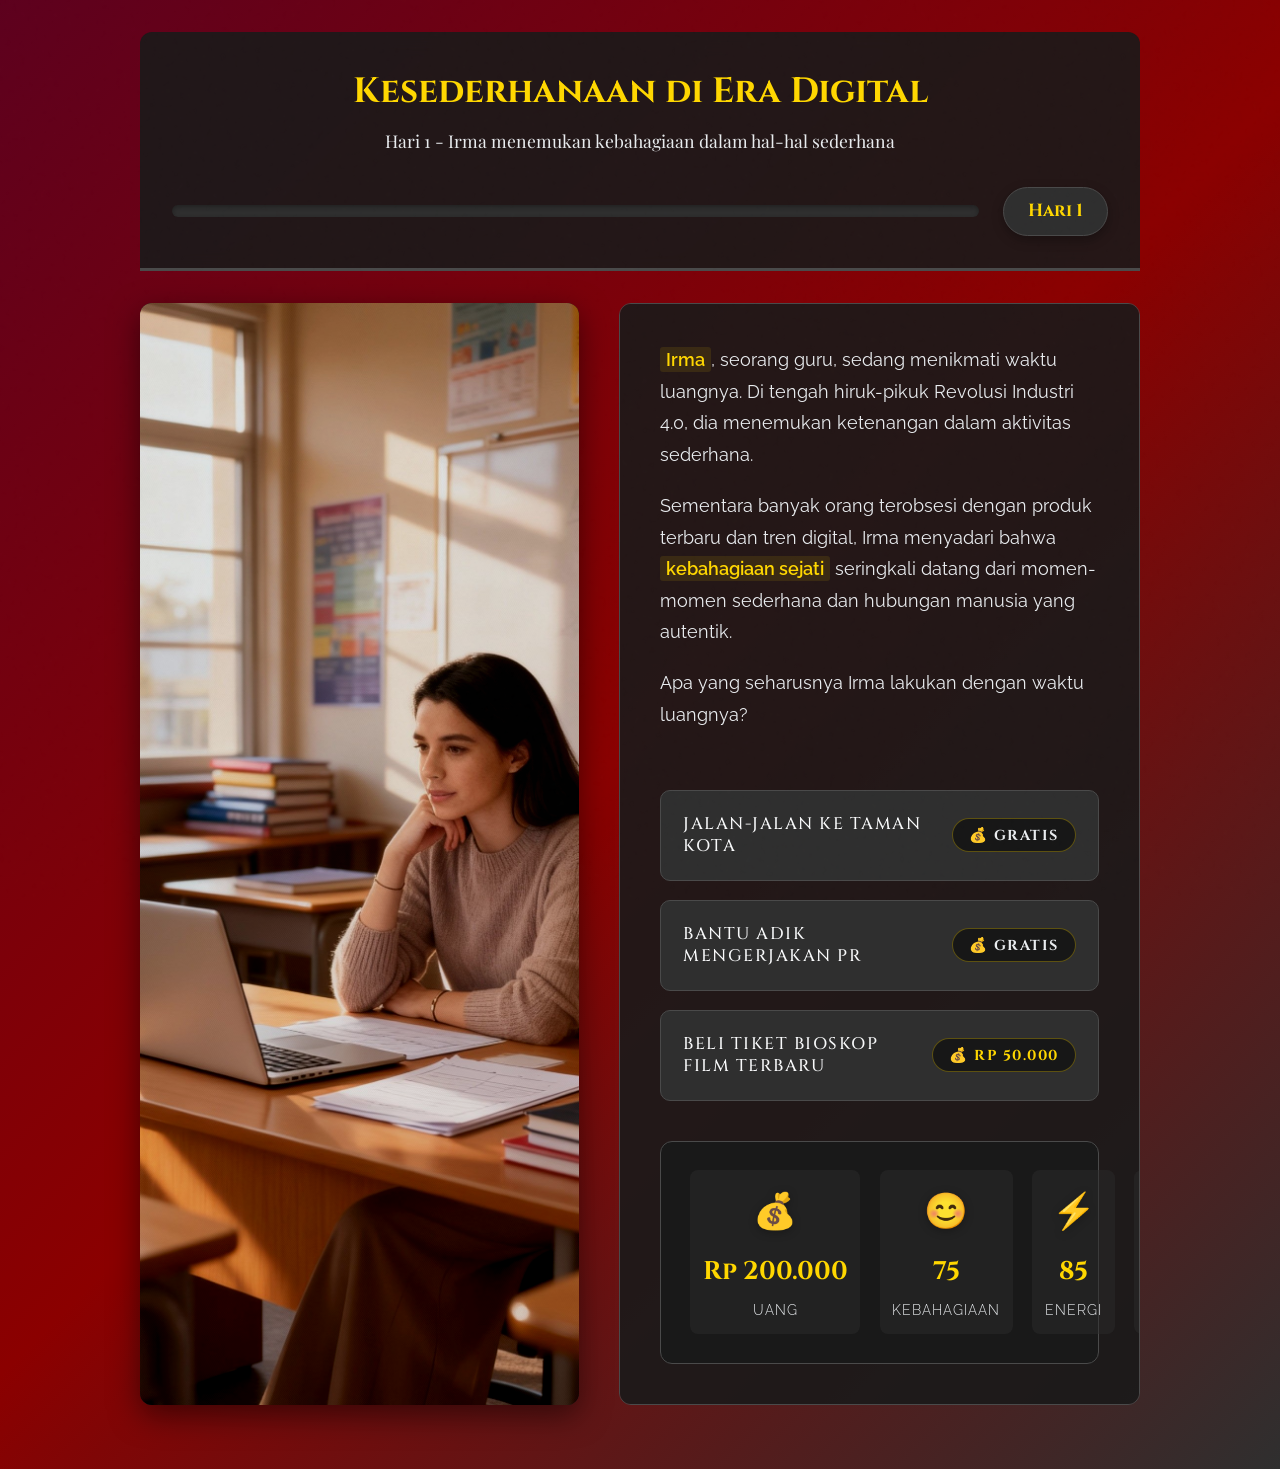
<file: irma-scene1.html>
<!DOCTYPE html>
<html lang="id">
<head>
    <meta charset="UTF-8">
    <meta name="viewport" content="width=device-width, initial-scale=1.0">
    <title>Hari 1: Irma - True Happiness Quest</title>
    <link rel="stylesheet" href="style.css">
    <link href="https://fonts.googleapis.com/css2?family=Cinzel:wght@400;700;900&family=Playfair+Display:wght@400;700&family=Raleway:wght@300;400;600&display=swap" rel="stylesheet">
</head>
<body>
<script src="game-state.js"></script>
<script>
    // Setup scene secara otomatis
    setupScene();
</script>
    <div class="screen scene-screen active">
        <div class="scene-header">
            <h1 class="scene-title">Kesederhanaan di Era Digital</h1>
            <p class="scene-subtitle">Hari 1 - Irma menemukan kebahagiaan dalam hal-hal sederhana</p>
            <div class="progress-section">
                <div class="progress-container">
                    <div class="progress-bar" id="progressBar"></div>
                </div>
                <div class="day-indicator">Hari 1</div>
            </div>
        </div>
        
        <div class="scene-content">
            <div class="scene-visual">
                <img src="irma-scene1.jpeg" alt="Irma's Scene" class="scene-image">
            </div>
            
            <div class="scene-text">
                <div class="scene-description">
                    <p><span class="highlight">Irma</span>, seorang guru, sedang menikmati waktu luangnya. Di tengah hiruk-pikuk Revolusi Industri 4.0, dia menemukan ketenangan dalam aktivitas sederhana.</p>
                    
                    <p>Sementara banyak orang terobsesi dengan produk terbaru dan tren digital, Irma menyadari bahwa <span class="highlight">kebahagiaan sejati</span> seringkali datang dari momen-momen sederhana dan hubungan manusia yang autentik.</p>
                    
                    <p>Apa yang seharusnya Irma lakukan dengan waktu luangnya?</p>
                </div>
                
                <div class="scene-choices">
                    <button class="choice-btn" data-choice="1">
                        <span class="choice-text">Jalan-jalan ke taman kota</span>
                        <span class="choice-cost">Gratis</span>
                    </button>
                    <button class="choice-btn" data-choice="2">
                        <span class="choice-text">Bantu adik mengerjakan PR</span>
                        <span class="choice-cost">Gratis</span>
                    </button>
                    <button class="choice-btn" data-choice="3">
                        <span class="choice-text">Beli tiket bioskop film terbaru</span>
                        <span class="choice-cost">-Rp 50.000</span>
                    </button>
                </div>
                
                <div class="stats-bar">
                    <div class="stat">
                        <div class="stat-icon">💰</div>
                        <div class="stat-value" id="irmaMoney">Rp 200.000</div>
                        <div class="stat-label">Uang</div>
                    </div>
                    <div class="stat">
                        <div class="stat-icon">😊</div>
                        <div class="stat-value" id="irmaHappiness">75</div>
                        <div class="stat-label">Kebahagiaan</div>
                    </div>
                    <div class="stat">
                        <div class="stat-icon">⚡</div>
                        <div class="stat-value" id="irmaEnergy">85</div>
                        <div class="stat-label">Energi</div>
                    </div>
                    <div class="stat">
                        <div class="stat-icon">👥</div>
                        <div class="stat-value" id="irmaSocial">80</div>
                        <div class="stat-label">Sosial</div>
                    </div>
                </div>
            </div>
        </div>
    </div>

    <script src="game-state.js"></script>
    <script>
        // Load game state
        loadGameState();
        
        // Scene-specific logic for Day 1
        const sceneNumber = 1;
        
        // Initialize scene with current progress
        const progressBar = document.getElementById('progressBar');
        const progressPercentage = calculateProgress();
        progressBar.style.width = `${progressPercentage}%`;
        
        // Update stats display
        document.getElementById('irmaMoney').textContent = formatMoney(GameState.irma.money);
        document.getElementById('irmaHappiness').textContent = GameState.irma.happiness;
        document.getElementById('irmaEnergy').textContent = GameState.irma.energy;
        document.getElementById('irmaSocial').textContent = GameState.irma.social;
        
        // LOGIKA UTAMA: Memaksa pemilih opsi gratis jika uang habis
        const choiceButtons = document.querySelectorAll('.choice-btn');
        const sceneText = document.querySelector('.scene-text');
        
        // Nonaktifkan tombol berbayar jika uang tidak cukup
        choiceButtons.forEach(btn => {
            const choice = btn.getAttribute('data-choice');
            const key = `irma${sceneNumber}-${choice}`;
            const effects = ChoiceEffects[key];
            
            // Update tampilan biaya
            const costElement = btn.querySelector('.choice-cost');
            if (costElement) {
                if (effects.money < 0) {
                    costElement.textContent = `💰 ${formatMoney(Math.abs(effects.money))}`;
                    costElement.style.color = "var(--yellow-primary)";
                } else if (effects.money > 0) {
                    costElement.textContent = `💰 +${formatMoney(effects.money)}`;
                    costElement.style.color = "var(--yellow-secondary)";
                } else {
                    costElement.textContent = `💰 GRATIS`;
                    costElement.style.color = "var(--text-secondary)";
                }
            }
            
            // Untuk Irma: nonaktifkan tombol berbayar jika uang tidak cukup
            if (effects.money < 0) {
                if (!canAffordChoice('irma', effects)) {
                    btn.disabled = true;
                    btn.style.opacity = "0.6";
                    btn.style.cursor = "not-allowed";
                    
                    // Update teks biaya
                    if (costElement) {
                        costElement.textContent = "UANG TIDAK CUKUP";
                        costElement.style.color = "var(--text-muted)";
                    }
                    
                    // Tambah tooltip
                    btn.title = `Butuh ${formatMoney(Math.abs(effects.money))}, hanya punya ${formatMoney(GameState.irma.money)}`;
                }
            }
        });
        
        // Cek apakah ada opsi gratis yang tersedia
        const freeButtons = Array.from(choiceButtons).filter(btn => {
            const choice = btn.getAttribute('data-choice');
            const key = `irma${sceneNumber}-${choice}`;
            const effects = ChoiceEffects[key];
            return effects && effects.money === 0;
        });
        
        // Jika uang Irma habis atau hampir habis, highlight opsi gratis
        if (GameState.irma.money <= 0) {
            freeButtons.forEach(freeBtn => {
                freeBtn.style.animation = "pulse 2s infinite";
                freeBtn.style.borderColor = "var(--yellow-primary)";
                freeBtn.title = "⚠ Uang habis! Pilih opsi gratis untuk melanjutkan.";
            });
            
            // Tambah pesan peringatan
            if (sceneText) {
                const warningMsg = document.createElement('div');
                warningMsg.className = 'choice-message';
                warningMsg.style.backgroundColor = 'rgba(255, 140, 0, 0.2)';
                warningMsg.style.borderColor = 'var(--yellow-secondary)';
                warningMsg.innerHTML = `
                    <h4 style="color: var(--yellow-primary); margin-bottom: 5px;">⚠ PERHATIAN</h4>
                    <p>Uang Irma telah habis! Hanya opsi gratis yang tersedia.</p>
                    <p style="font-size: 0.9em; margin-top: 5px;">Pilih salah satu opsi gratis di bawah untuk melanjutkan permainan.</p>
                `;
                sceneText.appendChild(warningMsg);
            }
        }
        
        // Add event listeners to choice buttons
        document.querySelectorAll('.choice-btn').forEach(btn => {
            btn.addEventListener('click', function() {
                if (this.classList.contains('selected') || this.disabled) return;
                
                const choice = this.getAttribute('data-choice');
                const key = `irma${sceneNumber}-${choice}`;
                const effects = ChoiceEffects[key];
                
                // CEK KETAT: Apakah Irma bisa membayar?
                if (effects.money < 0) {
                    if (!canAffordChoice('irma', effects)) {
                        // Tampilkan pesan error
                        const messageDiv = document.createElement('div');
                        messageDiv.className = 'choice-message';
                        messageDiv.style.backgroundColor = 'rgba(255, 0, 0, 0.1)';
                        messageDiv.style.borderColor = 'red';
                        messageDiv.textContent = "❌ ERROR: Uang Irma tidak cukup untuk pilihan ini! Pilih opsi gratis.";
                        sceneText.appendChild(messageDiv);
                        
                        // Highlight opsi gratis
                        freeButtons.forEach(b => {
                            b.style.animation = "pulse 1.5s infinite";
                            b.style.borderColor = "var(--yellow-primary)";
                            setTimeout(() => {
                                b.style.animation = "";
                                b.style.borderColor = "";
                            }, 3000);
                        });
                        
                        return; // STOP - tidak lanjutkan
                    }
                }
                
                // Apply effects and get message (sekarang termasuk skor untuk ending)
                const message = applyEffects(GameState.irma, effects);
                
                // Update display with animation
                const moneyElement = document.getElementById('irmaMoney');
                const happinessElement = document.getElementById('irmaHappiness');
                const energyElement = document.getElementById('irmaEnergy');
                const socialElement = document.getElementById('irmaSocial');
                
                moneyElement.textContent = formatMoney(GameState.irma.money);
                happinessElement.textContent = GameState.irma.happiness;
                energyElement.textContent = GameState.irma.energy;
                socialElement.textContent = GameState.irma.social;
                
                // Add animation to updated stats
                [moneyElement, happinessElement, energyElement, socialElement].forEach(el => {
                    el.classList.add('stat-update');
                    setTimeout(() => el.classList.remove('stat-update'), 600);
                });
                
                // Save game state
                GameState.currentScene = sceneNumber;
                saveGameState();
                
                // Add selection animation to all buttons
                document.querySelectorAll('.choice-btn').forEach(b => {
                    b.classList.remove('selected');
                    b.disabled = true;
                    b.style.opacity = "0.6";
                });
                this.classList.add('selected');
                
                // Show message
                const messageDiv = document.createElement('div');
                messageDiv.className = 'choice-message';
                messageDiv.textContent = message;
                sceneText.appendChild(messageDiv);
                
                // CEK: Apakah Irma masih punya cukup uang untuk scene berikutnya?
                let canContinue = true;
                
                // Cek apakah masih ada scene berikutnya
                if (GameState.day < 4) {
                    const nextScene = GameState.currentScene + 1;
                    
                    // Cek apakah di scene berikutnya ada opsi gratis
                    let hasFreeOptionInNextScene = false;
                    for (let i = 1; i <= 3; i++) {
                        const nextKey = `irma${nextScene}-${i}`;
                        if (ChoiceEffects[nextKey] && ChoiceEffects[nextKey].money === 0) {
                            hasFreeOptionInNextScene = true;
                            break;
                        }
                    }
                    
                    // Jika uang habis dan tidak ada opsi gratis di scene berikutnya, GAME OVER
                    if (GameState.irma.money <= 0 && !hasFreeOptionInNextScene) {
                        canContinue = false;
                        
                        // Tampilkan pesan GAME OVER
                        const gameOverMsg = document.createElement('div');
                        gameOverMsg.className = 'choice-message';
                        gameOverMsg.style.backgroundColor = 'rgba(255, 0, 0, 0.2)';
                        gameOverMsg.style.borderColor = 'red';
                        gameOverMsg.innerHTML = `
                            <h3 style="color: red; margin-bottom: 10px;">GAME OVER!</h3>
                            <p>Uang Irma telah habis dan tidak ada opsi gratis di scene berikutnya.</p>
                            <p>Anda tidak dapat melanjutkan permainan.</p>
                        `;
                        
                        const restartBtn = document.createElement('button');
                        restartBtn.className = 'choice-btn';
                        restartBtn.style.marginTop = '15px';
                        restartBtn.style.backgroundColor = 'var(--yellow-primary)';
                        restartBtn.innerHTML = '<span class="choice-text">Mulai Ulang Permainan</span>';
                        restartBtn.addEventListener('click', function() {
                            resetGame();
                            window.location.href = 'index.html';
                        });
                        
                        sceneText.appendChild(gameOverMsg);
                        sceneText.appendChild(restartBtn);
                        
                        return; // STOP - jangan pindah scene
                    }
                }
                
                // Transition to next scene after delay (hanya jika bisa continue)
                setTimeout(() => {
                    if (!canContinue) return;
                    
                    document.querySelector('.scene-screen').classList.add('fade-out');
                    setTimeout(() => {
                        // Go to next day
                        GameState.day++;
                        GameState.currentScene++;
                        saveGameState();
                        
                        if (GameState.day > GameState.totalDays) {
                            window.location.href = 'ending.html';
                        } else {
                            window.location.href = `irma-scene${GameState.currentScene}.html`;
                        }
                    }, 800);
                }, 2500);
            });
        });
        
        // LOGIKA OTOMATIS: Paksa pilih opsi gratis setelah 8 detik jika uang habis
        if (GameState.irma.money <= 0) {
            setTimeout(() => {
                if (!document.querySelector('.choice-btn.selected')) {
                    const firstFreeBtn = freeButtons[0];
                    if (firstFreeBtn && !firstFreeBtn.disabled) {
                        console.log("Auto-selecting first free option after timeout");
                        firstFreeBtn.click();
                    }
                }
            }, 8000);
        }
    </script>
</body>
</html>
</file>
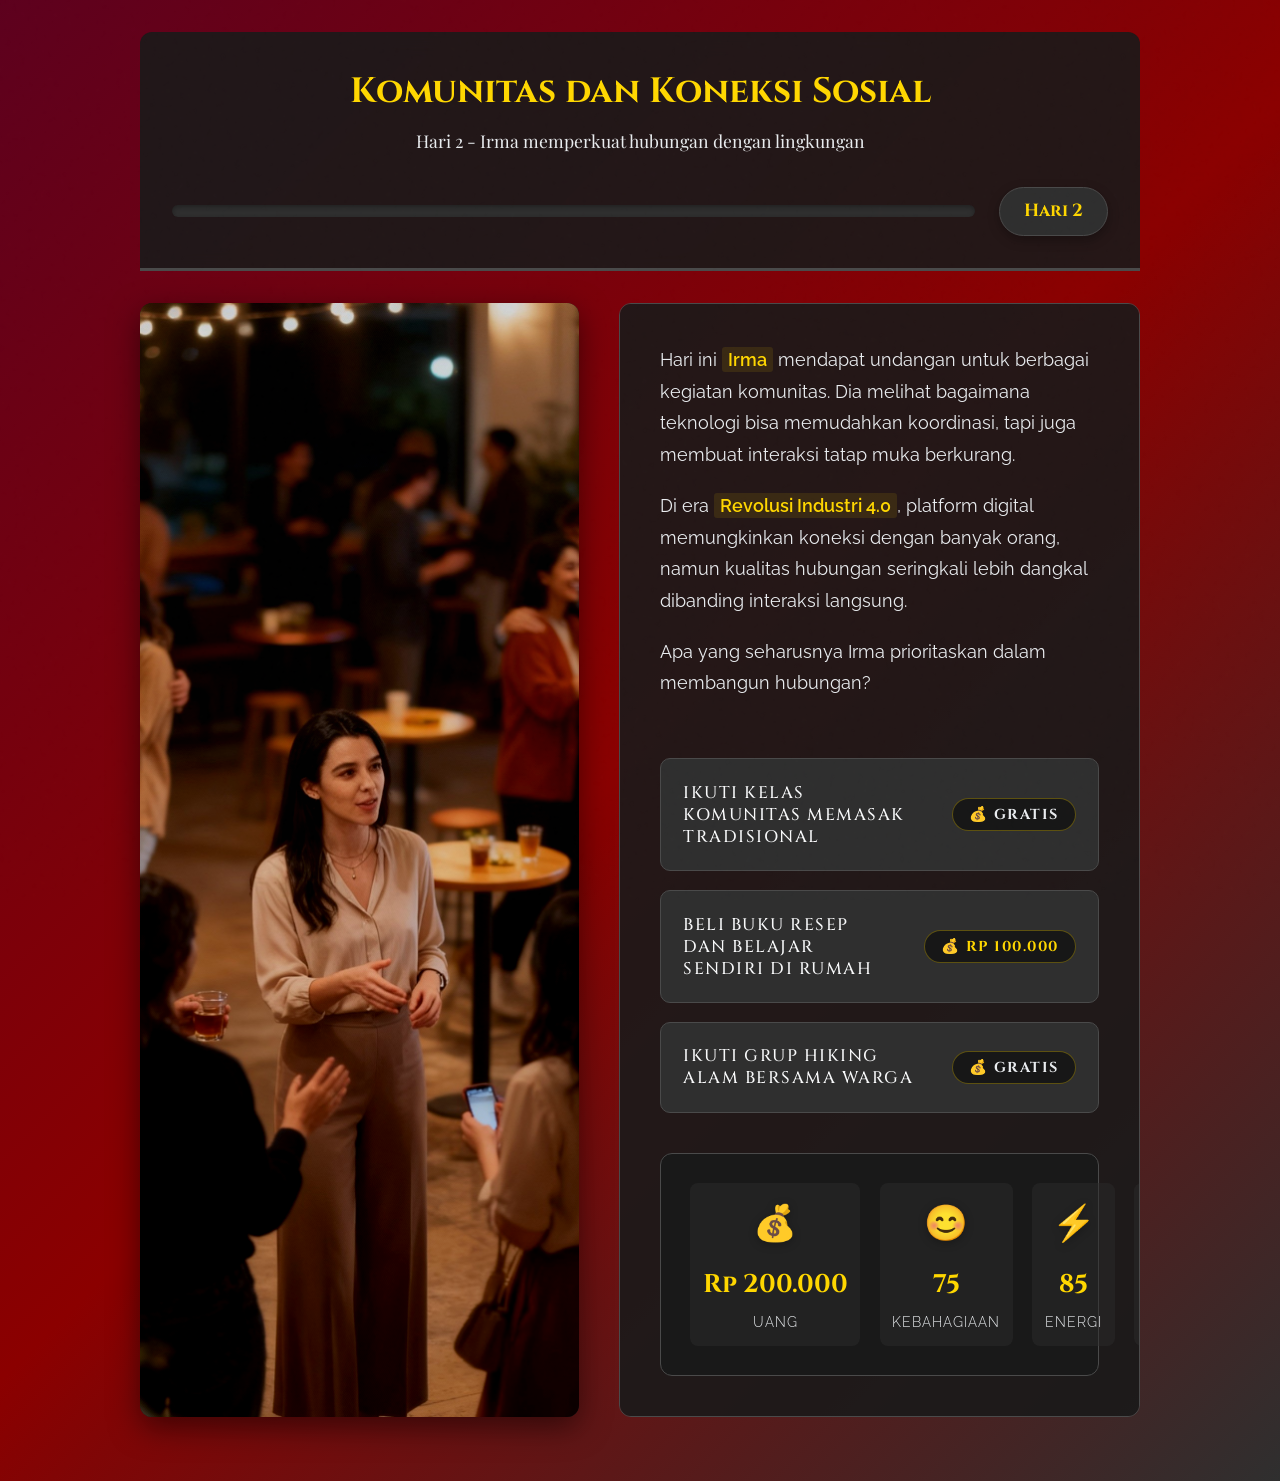
<file: irma-scene2.html>
<!DOCTYPE html>
<html lang="id">
<head>
    <meta charset="UTF-8">
    <meta name="viewport" content="width=device-width, initial-scale=1.0">
    <title>Hari 2: Irma - True Happiness Quest</title>
    <link rel="stylesheet" href="style.css">
    <link href="https://fonts.googleapis.com/css2?family=Cinzel:wght@400;700;900&family=Playfair+Display:wght@400;700&family=Raleway:wght@300;400;600&display=swap" rel="stylesheet">
</head>
<body>
<script src="game-state.js"></script>
<script>
    // Setup scene secara otomatis
    setupScene();
</script>
    <div class="screen scene-screen active">
        <div class="scene-header">
            <h1 class="scene-title">Komunitas dan Koneksi Sosial</h1>
            <p class="scene-subtitle">Hari 2 - Irma memperkuat hubungan dengan lingkungan</p>
            <div class="progress-section">
                <div class="progress-container">
                    <div class="progress-bar" id="progressBar"></div>
                </div>
                <div class="day-indicator">Hari 2</div>
            </div>
        </div>
        
        <div class="scene-content">
            <div class="scene-visual">
                <img src="irma-scene2.jpeg" alt="Irma's Community Scene" class="scene-image">
            </div>
            
            <div class="scene-text">
                <div class="scene-description">
                    <p>Hari ini <span class="highlight">Irma</span> mendapat undangan untuk berbagai kegiatan komunitas. Dia melihat bagaimana teknologi bisa memudahkan koordinasi, tapi juga membuat interaksi tatap muka berkurang.</p>
                    
                    <p>Di era <span class="highlight">Revolusi Industri 4.0</span>, platform digital memungkinkan koneksi dengan banyak orang, namun kualitas hubungan seringkali lebih dangkal dibanding interaksi langsung.</p>
                    
                    <p>Apa yang seharusnya Irma prioritaskan dalam membangun hubungan?</p>
                </div>
                
                <div class="scene-choices">
                    <button class="choice-btn" data-choice="1">
                        <span class="choice-text">Ikuti kelas komunitas memasak tradisional</span>
                        <span class="choice-cost">Gratis</span>
                    </button>
                    <button class="choice-btn" data-choice="2">
                        <span class="choice-text">Beli buku resep dan belajar sendiri di rumah</span>
                        <span class="choice-cost">-Rp 100.000</span>
                    </button>
                    <button class="choice-btn" data-choice="3">
                        <span class="choice-text">Ikuti grup hiking alam bersama warga</span>
                        <span class="choice-cost">Gratis</span>
                    </button>
                </div>
                
                <div class="stats-bar">
                    <div class="stat">
                        <div class="stat-icon">💰</div>
                        <div class="stat-value" id="irmaMoney">Rp 200.000</div>
                        <div class="stat-label">Uang</div>
                    </div>
                    <div class="stat">
                        <div class="stat-icon">😊</div>
                        <div class="stat-value" id="irmaHappiness">75</div>
                        <div class="stat-label">Kebahagiaan</div>
                    </div>
                    <div class="stat">
                        <div class="stat-icon">⚡</div>
                        <div class="stat-value" id="irmaEnergy">85</div>
                        <div class="stat-label">Energi</div>
                    </div>
                    <div class="stat">
                        <div class="stat-icon">👥</div>
                        <div class="stat-value" id="irmaSocial">80</div>
                        <div class="stat-label">Sosial</div>
                    </div>
                </div>
            </div>
        </div>
    </div>

    <script src="game-state.js"></script>
    <script>
        // Load game state
        loadGameState();
        
        // Scene-specific logic for Day 2
        const sceneNumber = 2;
        
        // Initialize scene with current progress
        const progressBar = document.getElementById('progressBar');
        const progressPercentage = calculateProgress();
        progressBar.style.width = `${progressPercentage}%`;
        
        // Update stats display
        document.getElementById('irmaMoney').textContent = formatMoney(GameState.irma.money);
        document.getElementById('irmaHappiness').textContent = GameState.irma.happiness;
        document.getElementById('irmaEnergy').textContent = GameState.irma.energy;
        document.getElementById('irmaSocial').textContent = GameState.irma.social;
        
        // LOGIKA UTAMA: Memaksa pemilih opsi gratis jika uang habis
        const choiceButtons = document.querySelectorAll('.choice-btn');
        const sceneText = document.querySelector('.scene-text');
        
        // Nonaktifkan tombol berbayar jika uang tidak cukup
        choiceButtons.forEach(btn => {
            const choice = btn.getAttribute('data-choice');
            const key = `irma${sceneNumber}-${choice}`;
            const effects = ChoiceEffects[key];
            
            // Update tampilan biaya
            const costElement = btn.querySelector('.choice-cost');
            if (costElement) {
                if (effects.money < 0) {
                    costElement.textContent = `💰 ${formatMoney(Math.abs(effects.money))}`;
                    costElement.style.color = "var(--yellow-primary)";
                } else if (effects.money > 0) {
                    costElement.textContent = `💰 +${formatMoney(effects.money)}`;
                    costElement.style.color = "var(--yellow-secondary)";
                } else {
                    costElement.textContent = `💰 GRATIS`;
                    costElement.style.color = "var(--text-secondary)";
                }
            }
            
            // Untuk Irma: nonaktifkan tombol berbayar jika uang tidak cukup
            if (effects.money < 0) {
                if (!canAffordChoice('irma', effects)) {
                    btn.disabled = true;
                    btn.style.opacity = "0.6";
                    btn.style.cursor = "not-allowed";
                    
                    // Update teks biaya
                    if (costElement) {
                        costElement.textContent = "UANG TIDAK CUKUP";
                        costElement.style.color = "var(--text-muted)";
                    }
                    
                    // Tambah tooltip
                    btn.title = `Butuh ${formatMoney(Math.abs(effects.money))}, hanya punya ${formatMoney(GameState.irma.money)}`;
                }
            }
        });
        
        // Cek apakah ada opsi gratis yang tersedia
        const freeButtons = Array.from(choiceButtons).filter(btn => {
            const choice = btn.getAttribute('data-choice');
            const key = `irma${sceneNumber}-${choice}`;
            const effects = ChoiceEffects[key];
            return effects && effects.money === 0;
        });
        
        // Jika uang Irma habis atau hampir habis, highlight opsi gratis
        if (GameState.irma.money <= 0) {
            freeButtons.forEach(freeBtn => {
                freeBtn.style.animation = "pulse 2s infinite";
                freeBtn.style.borderColor = "var(--yellow-primary)";
                freeBtn.title = "⚠ Uang habis! Pilih opsi gratis untuk melanjutkan.";
            });
            
            // Tambah pesan peringatan
            if (sceneText) {
                const warningMsg = document.createElement('div');
                warningMsg.className = 'choice-message';
                warningMsg.style.backgroundColor = 'rgba(255, 140, 0, 0.2)';
                warningMsg.style.borderColor = 'var(--yellow-secondary)';
                warningMsg.innerHTML = `
                    <h4 style="color: var(--yellow-primary); margin-bottom: 5px;">⚠ PERHATIAN</h4>
                    <p>Uang Irma telah habis! Hanya opsi gratis yang tersedia.</p>
                    <p style="font-size: 0.9em; margin-top: 5px;">Pilih salah satu opsi gratis di bawah untuk melanjutkan permainan.</p>
                `;
                sceneText.appendChild(warningMsg);
            }
        }
        
        // Add event listeners to choice buttons
        document.querySelectorAll('.choice-btn').forEach(btn => {
            btn.addEventListener('click', function() {
                if (this.classList.contains('selected') || this.disabled) return;
                
                const choice = this.getAttribute('data-choice');
                const key = `irma${sceneNumber}-${choice}`;
                const effects = ChoiceEffects[key];
                
                // CEK KETAT: Apakah Irma bisa membayar?
                if (effects.money < 0) {
                    if (!canAffordChoice('irma', effects)) {
                        // Tampilkan pesan error
                        const messageDiv = document.createElement('div');
                        messageDiv.className = 'choice-message';
                        messageDiv.style.backgroundColor = 'rgba(255, 0, 0, 0.1)';
                        messageDiv.style.borderColor = 'red';
                        messageDiv.textContent = "❌ ERROR: Uang Irma tidak cukup untuk pilihan ini! Pilih opsi gratis.";
                        sceneText.appendChild(messageDiv);
                        
                        // Highlight opsi gratis
                        freeButtons.forEach(b => {
                            b.style.animation = "pulse 1.5s infinite";
                            b.style.borderColor = "var(--yellow-primary)";
                            setTimeout(() => {
                                b.style.animation = "";
                                b.style.borderColor = "";
                            }, 3000);
                        });
                        
                        return; // STOP - tidak lanjutkan
                    }
                }
                
                // Apply effects and get message (sekarang termasuk skor untuk ending)
                const message = applyEffects(GameState.irma, effects);
                
                // Update display with animation
                const moneyElement = document.getElementById('irmaMoney');
                const happinessElement = document.getElementById('irmaHappiness');
                const energyElement = document.getElementById('irmaEnergy');
                const socialElement = document.getElementById('irmaSocial');
                
                moneyElement.textContent = formatMoney(GameState.irma.money);
                happinessElement.textContent = GameState.irma.happiness;
                energyElement.textContent = GameState.irma.energy;
                socialElement.textContent = GameState.irma.social;
                
                // Add animation to updated stats
                [moneyElement, happinessElement, energyElement, socialElement].forEach(el => {
                    el.classList.add('stat-update');
                    setTimeout(() => el.classList.remove('stat-update'), 600);
                });
                
                // Save game state
                GameState.currentScene = sceneNumber;
                saveGameState();
                
                // Add selection animation to all buttons
                document.querySelectorAll('.choice-btn').forEach(b => {
                    b.classList.remove('selected');
                    b.disabled = true;
                    b.style.opacity = "0.6";
                });
                this.classList.add('selected');
                
                // Show message
                const messageDiv = document.createElement('div');
                messageDiv.className = 'choice-message';
                messageDiv.textContent = message;
                sceneText.appendChild(messageDiv);
                
                // CEK: Apakah Irma masih punya cukup uang untuk scene berikutnya?
                let canContinue = true;
                
                // Cek apakah masih ada scene berikutnya
                if (GameState.day < 4) {
                    const nextScene = GameState.currentScene + 1;
                    
                    // Cek apakah di scene berikutnya ada opsi gratis
                    let hasFreeOptionInNextScene = false;
                    for (let i = 1; i <= 3; i++) {
                        const nextKey = `irma${nextScene}-${i}`;
                        if (ChoiceEffects[nextKey] && ChoiceEffects[nextKey].money === 0) {
                            hasFreeOptionInNextScene = true;
                            break;
                        }
                    }
                    
                    // Jika uang habis dan tidak ada opsi gratis di scene berikutnya, GAME OVER
                    if (GameState.irma.money <= 0 && !hasFreeOptionInNextScene) {
                        canContinue = false;
                        
                        // Tampilkan pesan GAME OVER
                        const gameOverMsg = document.createElement('div');
                        gameOverMsg.className = 'choice-message';
                        gameOverMsg.style.backgroundColor = 'rgba(255, 0, 0, 0.2)';
                        gameOverMsg.style.borderColor = 'red';
                        gameOverMsg.innerHTML = `
                            <h3 style="color: red; margin-bottom: 10px;">GAME OVER!</h3>
                            <p>Uang Irma telah habis dan tidak ada opsi gratis di scene berikutnya.</p>
                            <p>Anda tidak dapat melanjutkan permainan.</p>
                        `;
                        
                        const restartBtn = document.createElement('button');
                        restartBtn.className = 'choice-btn';
                        restartBtn.style.marginTop = '15px';
                        restartBtn.style.backgroundColor = 'var(--yellow-primary)';
                        restartBtn.innerHTML = '<span class="choice-text">Mulai Ulang Permainan</span>';
                        restartBtn.addEventListener('click', function() {
                            resetGame();
                            window.location.href = 'index.html';
                        });
                        
                        sceneText.appendChild(gameOverMsg);
                        sceneText.appendChild(restartBtn);
                        
                        return; // STOP - jangan pindah scene
                    }
                }
                
                // Transition to next scene after delay (hanya jika bisa continue)
                setTimeout(() => {
                    if (!canContinue) return;
                    
                    document.querySelector('.scene-screen').classList.add('fade-out');
                    setTimeout(() => {
                        // Go to next day
                        GameState.day++;
                        GameState.currentScene++;
                        saveGameState();
                        
                        if (GameState.day > GameState.totalDays) {
                            window.location.href = 'ending.html';
                        } else {
                            window.location.href = `irma-scene${GameState.currentScene}.html`;
                        }
                    }, 800);
                }, 2500);
            });
        });
        
        // LOGIKA OTOMATIS: Paksa pilih opsi gratis setelah 8 detik jika uang habis
        if (GameState.irma.money <= 0) {
            setTimeout(() => {
                if (!document.querySelector('.choice-btn.selected')) {
                    const firstFreeBtn = freeButtons[0];
                    if (firstFreeBtn && !firstFreeBtn.disabled) {
                        console.log("Auto-selecting first free option after timeout");
                        firstFreeBtn.click();
                    }
                }
            }, 8000);
        }
    </script>
</body>
</html>
</file>
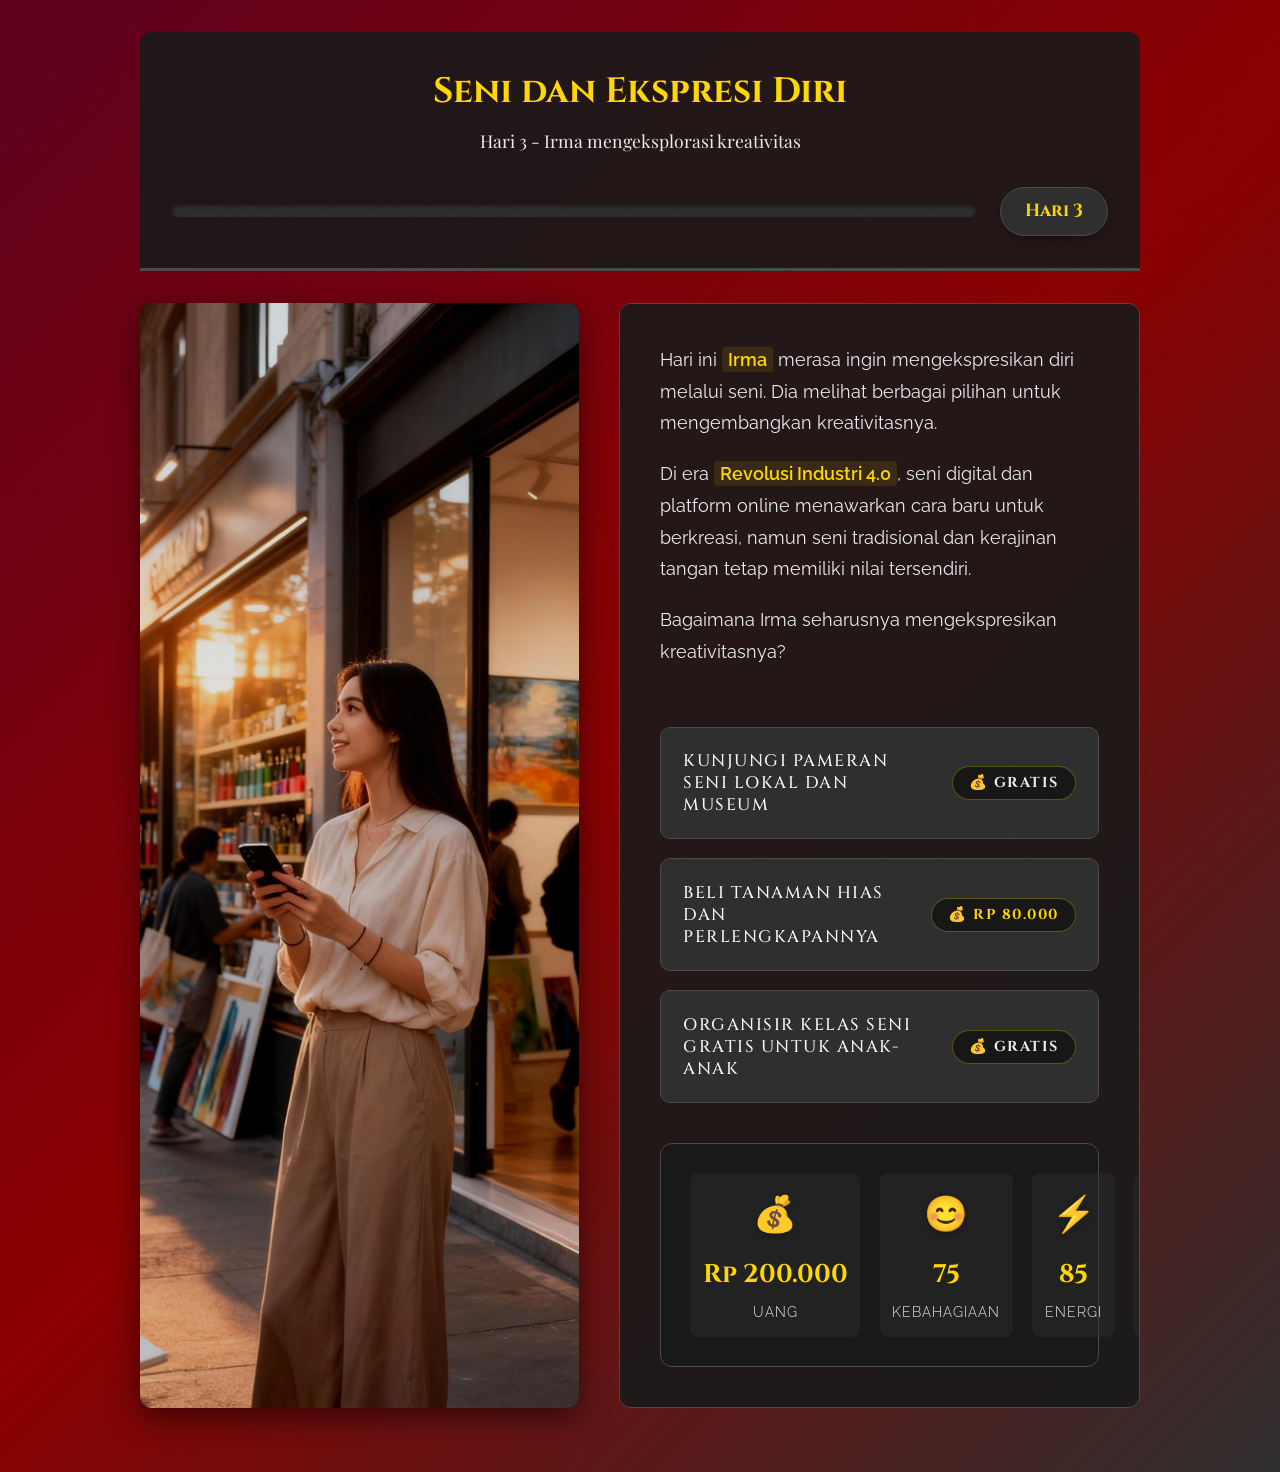
<file: irma-scene3.html>
<!DOCTYPE html>
<html lang="id">
<head>
    <meta charset="UTF-8">
    <meta name="viewport" content="width=device-width, initial-scale=1.0">
    <title>Hari 3: Irma - True Happiness Quest</title>
    <link rel="stylesheet" href="style.css">
    <link href="https://fonts.googleapis.com/css2?family=Cinzel:wght@400;700;900&family=Playfair+Display:wght@400;700&family=Raleway:wght@300;400;600&display=swap" rel="stylesheet">
</head>
<body>
<script src="game-state.js"></script>
<script>
    // Setup scene secara otomatis
    setupScene();
</script>
    <div class="screen scene-screen active">
        <div class="scene-header">
            <h1 class="scene-title">Seni dan Ekspresi Diri</h1>
            <p class="scene-subtitle">Hari 3 - Irma mengeksplorasi kreativitas</p>
            <div class="progress-section">
                <div class="progress-container">
                    <div class="progress-bar" id="progressBar"></div>
                </div>
                <div class="day-indicator">Hari 3</div>
            </div>
        </div>
        
        <div class="scene-content">
            <div class="scene-visual">
                <img src="irma-scene3.jpeg" alt="Irma's Art Scene" class="scene-image">
            </div>
            
            <div class="scene-text">
                <div class="scene-description">
                    <p>Hari ini <span class="highlight">Irma</span> merasa ingin mengekspresikan diri melalui seni. Dia melihat berbagai pilihan untuk mengembangkan kreativitasnya.</p>
                    
                    <p>Di era <span class="highlight">Revolusi Industri 4.0</span>, seni digital dan platform online menawarkan cara baru untuk berkreasi, namun seni tradisional dan kerajinan tangan tetap memiliki nilai tersendiri.</p>
                    
                    <p>Bagaimana Irma seharusnya mengekspresikan kreativitasnya?</p>
                </div>
                
                <div class="scene-choices">
                    <button class="choice-btn" data-choice="1">
                        <span class="choice-text">Kunjungi pameran seni lokal dan museum</span>
                        <span class="choice-cost">Gratis</span>
                    </button>
                    <button class="choice-btn" data-choice="2">
                        <span class="choice-text">Beli tanaman hias dan perlengkapannya</span>
                        <span class="choice-cost">-Rp 80.000</span>
                    </button>
                    <button class="choice-btn" data-choice="3">
                        <span class="choice-text">Organisir kelas seni gratis untuk anak-anak</span>
                        <span class="choice-cost">Gratis</span>
                    </button>
                </div>
                
                <div class="stats-bar">
                    <div class="stat">
                        <div class="stat-icon">💰</div>
                        <div class="stat-value" id="irmaMoney">Rp 200.000</div>
                        <div class="stat-label">Uang</div>
                    </div>
                    <div class="stat">
                        <div class="stat-icon">😊</div>
                        <div class="stat-value" id="irmaHappiness">75</div>
                        <div class="stat-label">Kebahagiaan</div>
                    </div>
                    <div class="stat">
                        <div class="stat-icon">⚡</div>
                        <div class="stat-value" id="irmaEnergy">85</div>
                        <div class="stat-label">Energi</div>
                    </div>
                    <div class="stat">
                        <div class="stat-icon">👥</div>
                        <div class="stat-value" id="irmaSocial">80</div>
                        <div class="stat-label">Sosial</div>
                    </div>
                </div>
            </div>
        </div>
    </div>

    <script src="game-state.js"></script>
    <script>
        // Load game state
        loadGameState();
        
        // Scene-specific logic for Day 3
        const sceneNumber = 3;
        
        // Initialize scene with current progress
        const progressBar = document.getElementById('progressBar');
        const progressPercentage = calculateProgress();
        progressBar.style.width = `${progressPercentage}%`;
        
        // Update stats display
        document.getElementById('irmaMoney').textContent = formatMoney(GameState.irma.money);
        document.getElementById('irmaHappiness').textContent = GameState.irma.happiness;
        document.getElementById('irmaEnergy').textContent = GameState.irma.energy;
        document.getElementById('irmaSocial').textContent = GameState.irma.social;
        
        // LOGIKA UTAMA: Memaksa pemilih opsi gratis jika uang habis
        const choiceButtons = document.querySelectorAll('.choice-btn');
        const sceneText = document.querySelector('.scene-text');
        
        // Nonaktifkan tombol berbayar jika uang tidak cukup
        choiceButtons.forEach(btn => {
            const choice = btn.getAttribute('data-choice');
            const key = `irma${sceneNumber}-${choice}`;
            const effects = ChoiceEffects[key];
            
            // Update tampilan biaya
            const costElement = btn.querySelector('.choice-cost');
            if (costElement) {
                if (effects.money < 0) {
                    costElement.textContent = `💰 ${formatMoney(Math.abs(effects.money))}`;
                    costElement.style.color = "var(--yellow-primary)";
                } else if (effects.money > 0) {
                    costElement.textContent = `💰 +${formatMoney(effects.money)}`;
                    costElement.style.color = "var(--yellow-secondary)";
                } else {
                    costElement.textContent = `💰 GRATIS`;
                    costElement.style.color = "var(--text-secondary)";
                }
            }
            
            // Untuk Irma: nonaktifkan tombol berbayar jika uang tidak cukup
            if (effects.money < 0) {
                if (!canAffordChoice('irma', effects)) {
                    btn.disabled = true;
                    btn.style.opacity = "0.6";
                    btn.style.cursor = "not-allowed";
                    
                    // Update teks biaya
                    if (costElement) {
                        costElement.textContent = "UANG TIDAK CUKUP";
                        costElement.style.color = "var(--text-muted)";
                    }
                    
                    // Tambah tooltip
                    btn.title = `Butuh ${formatMoney(Math.abs(effects.money))}, hanya punya ${formatMoney(GameState.irma.money)}`;
                }
            }
        });
        
        // Cek apakah ada opsi gratis yang tersedia
        const freeButtons = Array.from(choiceButtons).filter(btn => {
            const choice = btn.getAttribute('data-choice');
            const key = `irma${sceneNumber}-${choice}`;
            const effects = ChoiceEffects[key];
            return effects && effects.money === 0;
        });
        
        // Jika uang Irma habis atau hampir habis, highlight opsi gratis
        if (GameState.irma.money <= 0) {
            freeButtons.forEach(freeBtn => {
                freeBtn.style.animation = "pulse 2s infinite";
                freeBtn.style.borderColor = "var(--yellow-primary)";
                freeBtn.title = "⚠ Uang habis! Pilih opsi gratis untuk melanjutkan.";
            });
            
            // Tambah pesan peringatan
            if (sceneText) {
                const warningMsg = document.createElement('div');
                warningMsg.className = 'choice-message';
                warningMsg.style.backgroundColor = 'rgba(255, 140, 0, 0.2)';
                warningMsg.style.borderColor = 'var(--yellow-secondary)';
                warningMsg.innerHTML = `
                    <h4 style="color: var(--yellow-primary); margin-bottom: 5px;">⚠ PERHATIAN</h4>
                    <p>Uang Irma telah habis! Hanya opsi gratis yang tersedia.</p>
                    <p style="font-size: 0.9em; margin-top: 5px;">Pilih salah satu opsi gratis di bawah untuk melanjutkan permainan.</p>
                `;
                sceneText.appendChild(warningMsg);
            }
        }
        
        // Add event listeners to choice buttons
        document.querySelectorAll('.choice-btn').forEach(btn => {
            btn.addEventListener('click', function() {
                if (this.classList.contains('selected') || this.disabled) return;
                
                const choice = this.getAttribute('data-choice');
                const key = `irma${sceneNumber}-${choice}`;
                const effects = ChoiceEffects[key];
                
                // CEK KETAT: Apakah Irma bisa membayar?
                if (effects.money < 0) {
                    if (!canAffordChoice('irma', effects)) {
                        // Tampilkan pesan error
                        const messageDiv = document.createElement('div');
                        messageDiv.className = 'choice-message';
                        messageDiv.style.backgroundColor = 'rgba(255, 0, 0, 0.1)';
                        messageDiv.style.borderColor = 'red';
                        messageDiv.textContent = "❌ ERROR: Uang Irma tidak cukup untuk pilihan ini! Pilih opsi gratis.";
                        sceneText.appendChild(messageDiv);
                        
                        // Highlight opsi gratis
                        freeButtons.forEach(b => {
                            b.style.animation = "pulse 1.5s infinite";
                            b.style.borderColor = "var(--yellow-primary)";
                            setTimeout(() => {
                                b.style.animation = "";
                                b.style.borderColor = "";
                            }, 3000);
                        });
                        
                        return; // STOP - tidak lanjutkan
                    }
                }
                
                // Apply effects and get message (sekarang termasuk skor untuk ending)
                const message = applyEffects(GameState.irma, effects);
                
                // Update display with animation
                const moneyElement = document.getElementById('irmaMoney');
                const happinessElement = document.getElementById('irmaHappiness');
                const energyElement = document.getElementById('irmaEnergy');
                const socialElement = document.getElementById('irmaSocial');
                
                moneyElement.textContent = formatMoney(GameState.irma.money);
                happinessElement.textContent = GameState.irma.happiness;
                energyElement.textContent = GameState.irma.energy;
                socialElement.textContent = GameState.irma.social;
                
                // Add animation to updated stats
                [moneyElement, happinessElement, energyElement, socialElement].forEach(el => {
                    el.classList.add('stat-update');
                    setTimeout(() => el.classList.remove('stat-update'), 600);
                });
                
                // Save game state
                GameState.currentScene = sceneNumber;
                saveGameState();
                
                // Add selection animation to all buttons
                document.querySelectorAll('.choice-btn').forEach(b => {
                    b.classList.remove('selected');
                    b.disabled = true;
                    b.style.opacity = "0.6";
                });
                this.classList.add('selected');
                
                // Show message
                const messageDiv = document.createElement('div');
                messageDiv.className = 'choice-message';
                messageDiv.textContent = message;
                sceneText.appendChild(messageDiv);
                
                // CEK: Apakah Irma masih punya cukup uang untuk scene berikutnya?
                let canContinue = true;
                
                // Cek apakah masih ada scene berikutnya
                if (GameState.day < 4) {
                    const nextScene = GameState.currentScene + 1;
                    
                    // Cek apakah di scene berikutnya ada opsi gratis
                    let hasFreeOptionInNextScene = false;
                    for (let i = 1; i <= 3; i++) {
                        const nextKey = `irma${nextScene}-${i}`;
                        if (ChoiceEffects[nextKey] && ChoiceEffects[nextKey].money === 0) {
                            hasFreeOptionInNextScene = true;
                            break;
                        }
                    }
                    
                    // Jika uang habis dan tidak ada opsi gratis di scene berikutnya, GAME OVER
                    if (GameState.irma.money <= 0 && !hasFreeOptionInNextScene) {
                        canContinue = false;
                        
                        // Tampilkan pesan GAME OVER
                        const gameOverMsg = document.createElement('div');
                        gameOverMsg.className = 'choice-message';
                        gameOverMsg.style.backgroundColor = 'rgba(255, 0, 0, 0.2)';
                        gameOverMsg.style.borderColor = 'red';
                        gameOverMsg.innerHTML = `
                            <h3 style="color: red; margin-bottom: 10px;">GAME OVER!</h3>
                            <p>Uang Irma telah habis dan tidak ada opsi gratis di scene berikutnya.</p>
                            <p>Anda tidak dapat melanjutkan permainan.</p>
                        `;
                        
                        const restartBtn = document.createElement('button');
                        restartBtn.className = 'choice-btn';
                        restartBtn.style.marginTop = '15px';
                        restartBtn.style.backgroundColor = 'var(--yellow-primary)';
                        restartBtn.innerHTML = '<span class="choice-text">Mulai Ulang Permainan</span>';
                        restartBtn.addEventListener('click', function() {
                            resetGame();
                            window.location.href = 'index.html';
                        });
                        
                        sceneText.appendChild(gameOverMsg);
                        sceneText.appendChild(restartBtn);
                        
                        return; // STOP - jangan pindah scene
                    }
                }
                
                // Transition to next scene after delay (hanya jika bisa continue)
                setTimeout(() => {
                    if (!canContinue) return;
                    
                    document.querySelector('.scene-screen').classList.add('fade-out');
                    setTimeout(() => {
                        // Go to next day
                        GameState.day++;
                        GameState.currentScene++;
                        saveGameState();
                        
                        if (GameState.day > GameState.totalDays) {
                            window.location.href = 'ending.html';
                        } else {
                            window.location.href = `irma-scene${GameState.currentScene}.html`;
                        }
                    }, 800);
                }, 2500);
            });
        });
        
        // LOGIKA OTOMATIS: Paksa pilih opsi gratis setelah 8 detik jika uang habis
        if (GameState.irma.money <= 0) {
            setTimeout(() => {
                if (!document.querySelector('.choice-btn.selected')) {
                    const firstFreeBtn = freeButtons[0];
                    if (firstFreeBtn && !firstFreeBtn.disabled) {
                        console.log("Auto-selecting first free option after timeout");
                        firstFreeBtn.click();
                    }
                }
            }, 8000);
        }
    </script>
</body>
</html>
</file>
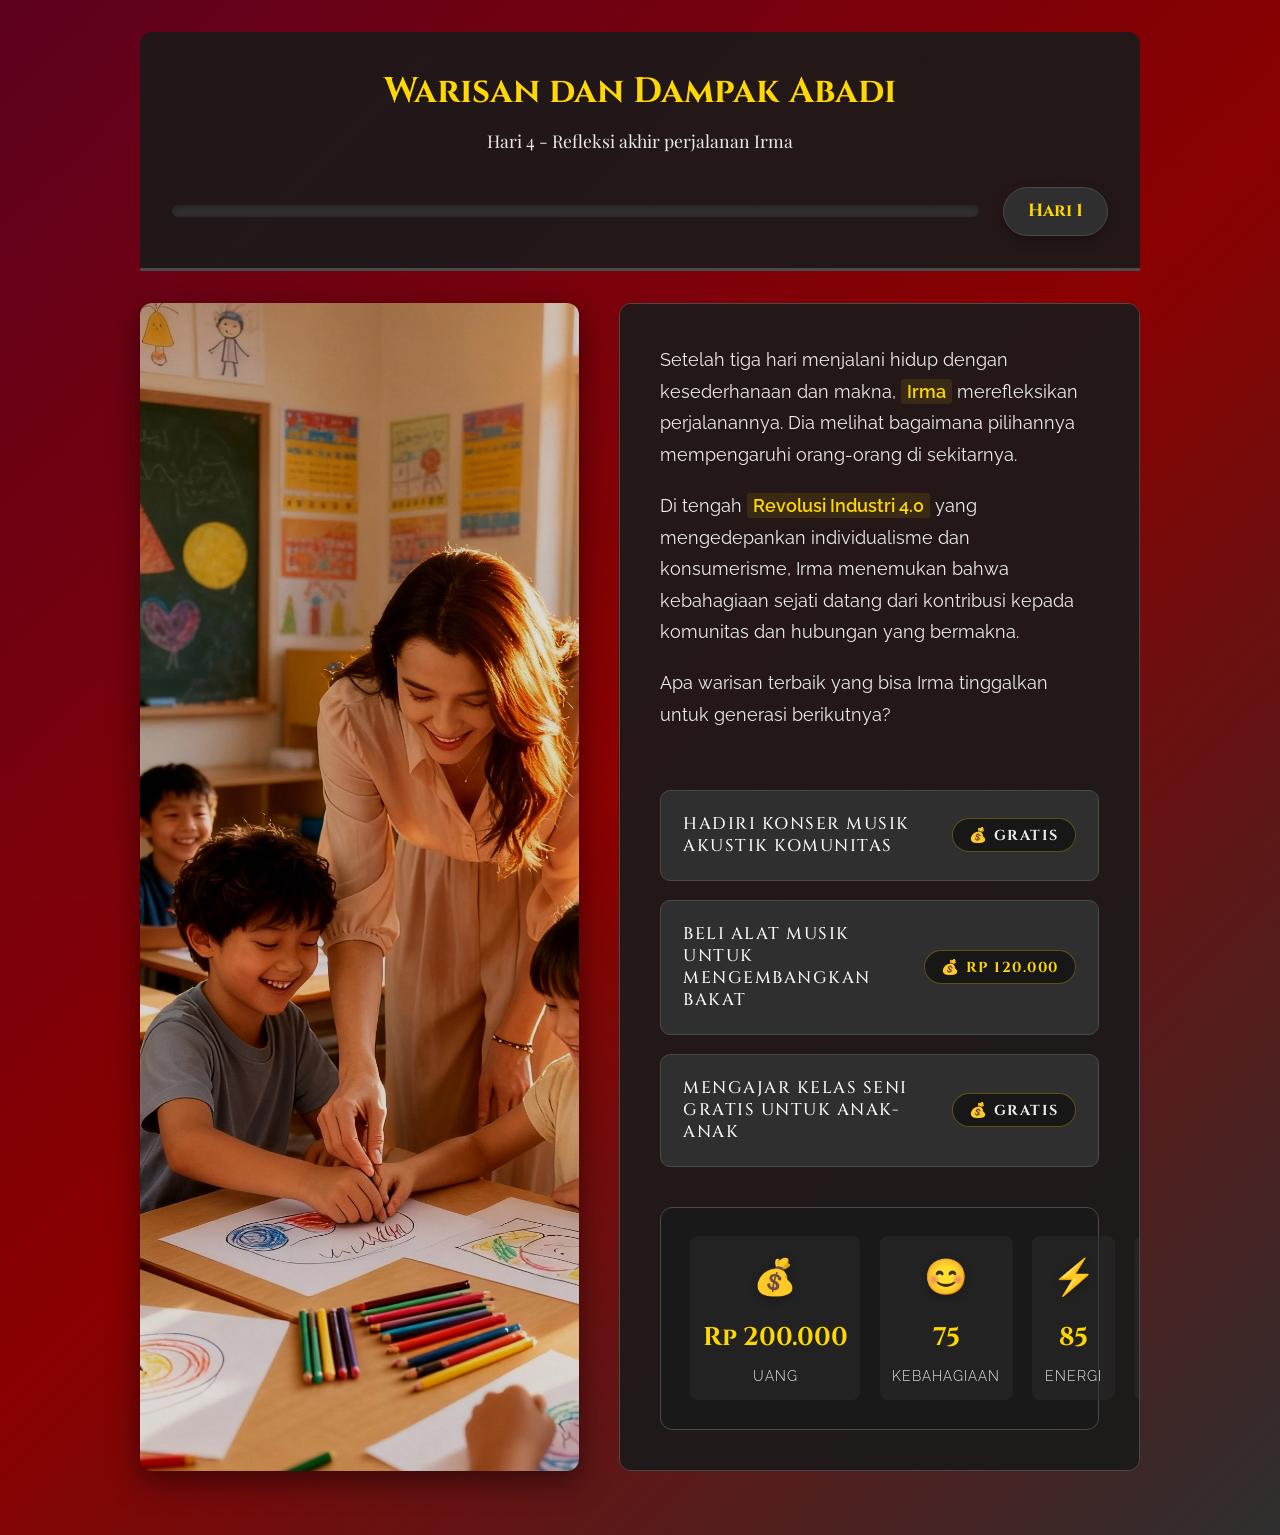
<file: irma-scene4.html>
<!DOCTYPE html>
<html lang="id">
<head>
    <meta charset="UTF-8">
    <meta name="viewport" content="width=device-width, initial-scale=1.0, maximum-scale=1.0, user-scalable=no">
    <meta name="theme-color" content="#4a90e2">
    <meta name="description" content="True Happiness Quest - Game interaktif tentang kebahagiaan sejati">
    <title>Hari 4: Irma - True Happiness Quest</title>
    <link rel="stylesheet" href="style.css">
    <link href="https://fonts.googleapis.com/css2?family=Cinzel:wght@400;700;900&family=Playfair+Display:wght@400;700&family=Raleway:wght@300;400;600&display=swap" rel="stylesheet">
    <link rel="apple-touch-icon" href="icon.png">
    <style>
        /* Mobile-specific optimizations */
        @media (max-width: 768px) {
            .scene-content {
                flex-direction: column;
                padding: 10px;
            }
            
            .scene-visual, .scene-text {
                width: 100% !important;
            }
            
            .scene-image {
                max-height: 40vh;
                object-fit: contain;
            }
            
            .choice-btn {
                font-size: 14px;
                padding: 12px 8px;
                margin: 5px 0;
                min-height: 60px;
            }
            
            .choice-text {
                display: block;
                margin-bottom: 5px;
            }
            
            .stats-bar {
                flex-wrap: wrap;
                justify-content: space-between;
                padding: 10px;
            }
            
            .stat {
                flex: 0 0 48%;
                margin-bottom: 10px;
                font-size: 14px;
            }
            
            .scene-title {
                font-size: 1.4rem;
            }
            
            .scene-subtitle {
                font-size: 0.9rem;
            }
            
            .progress-container {
                height: 8px;
            }
            
            .day-indicator {
                font-size: 12px;
            }
            
            .choice-message {
                font-size: 0.9rem;
                padding: 10px;
                margin: 10px 0;
            }
        }
        
        @media (max-width: 480px) {
            .stat {
                flex: 0 0 100%;
            }
            
            .choice-btn {
                font-size: 13px;
                padding: 10px 6px;
            }
            
            .scene-title {
                font-size: 1.2rem;
            }
            
            .choice-cost {
                font-size: 12px;
            }
        }
        
        /* Prevent text selection on buttons */
        .choice-btn {
            user-select: none;
            -webkit-user-select: none;
            -moz-user-select: none;
            -ms-user-select: none;
        }
        
        /* Improve tap targets */
        button, .choice-btn {
            cursor: pointer;
            -webkit-tap-highlight-color: transparent;
        }
        
        /* Smooth transitions for mobile */
        .scene-screen {
            transition: opacity 0.3s ease;
        }
        
        .stat-update {
            animation: pulse 0.6s ease;
        }
        
        @keyframes pulse {
            0% { transform: scale(1); }
            50% { transform: scale(1.1); }
            100% { transform: scale(1); }
        }
        
        /* Highlight for free options */
        .free-highlight {
            animation: glow 2s infinite;
        }
        
        @keyframes glow {
            0% { box-shadow: 0 0 5px rgba(255, 215, 0, 0.5); }
            50% { box-shadow: 0 0 15px rgba(255, 215, 0, 0.8); }
            100% { box-shadow: 0 0 5px rgba(255, 215, 0, 0.5); }
        }
    </style>
</head>
<body>
    <div class="screen scene-screen active">
        <div class="scene-header">
            <h1 class="scene-title">Warisan dan Dampak Abadi</h1>
            <p class="scene-subtitle">Hari 4 - Refleksi akhir perjalanan Irma</p>
            <div class="progress-section">
                <div class="progress-container">
                    <div class="progress-bar" id="progressBar"></div>
                </div>
                <div class="day-indicator">Hari 4</div>
            </div>
        </div>
        
        <div class="scene-content">
            <div class="scene-visual">
                <img src="irma-scene4.jpeg" alt="Irma's Legacy Scene" class="scene-image">
            </div>
            
            <div class="scene-text">
                <div class="scene-description">
                    <p>Setelah tiga hari menjalani hidup dengan kesederhanaan dan makna, <span class="highlight">Irma</span> merefleksikan perjalanannya. Dia melihat bagaimana pilihannya mempengaruhi orang-orang di sekitarnya.</p>
                    
                    <p>Di tengah <span class="highlight">Revolusi Industri 4.0</span> yang mengedepankan individualisme dan konsumerisme, Irma menemukan bahwa kebahagiaan sejati datang dari kontribusi kepada komunitas dan hubungan yang bermakna.</p>
                    
                    <p>Apa warisan terbaik yang bisa Irma tinggalkan untuk generasi berikutnya?</p>
                </div>
                
                <div class="scene-choices">
                    <button class="choice-btn" data-choice="1">
                        <span class="choice-text">Hadiri konser musik akustik komunitas</span>
                        <span class="choice-cost">Gratis</span>
                    </button>
                    <button class="choice-btn" data-choice="2">
                        <span class="choice-text">Beli alat musik untuk mengembangkan bakat</span>
                        <span class="choice-cost">-Rp 120.000</span>
                    </button>
                    <button class="choice-btn" data-choice="3">
                        <span class="choice-text">Mengajar kelas seni gratis untuk anak-anak</span>
                        <span class="choice-cost">Gratis</span>
                    </button>
                </div>
                
                <div class="stats-bar">
                    <div class="stat">
                        <div class="stat-icon">💰</div>
                        <div class="stat-value" id="irmaMoney">Rp 200.000</div>
                        <div class="stat-label">Uang</div>
                    </div>
                    <div class="stat">
                        <div class="stat-icon">😊</div>
                        <div class="stat-value" id="irmaHappiness">75</div>
                        <div class="stat-label">Kebahagiaan</div>
                    </div>
                    <div class="stat">
                        <div class="stat-icon">⚡</div>
                        <div class="stat-value" id="irmaEnergy">85</div>
                        <div class="stat-label">Energi</div>
                    </div>
                    <div class="stat">
                        <div class="stat-icon">👥</div>
                        <div class="stat-value" id="irmaSocial">80</div>
                        <div class="stat-label">Sosial</div>
                    </div>
                </div>
            </div>
        </div>
    </div>

    <script src="game-state.js"></script>
    <script>
        // Setup scene secara otomatis
        setupScene();
        
        // Mobile-specific initialization
        document.addEventListener('DOMContentLoaded', function() {
            // Prevent zoom on double-tap
            document.addEventListener('touchstart', function(event) {
                if (event.touches.length > 1) {
                    event.preventDefault();
                }
            }, { passive: false });
            
            // Prevent context menu on long press
            document.addEventListener('contextmenu', function(e) {
                e.preventDefault();
            });
            
            // Load game state
            loadGameState();
            
            // Scene-specific logic for Day 4
            const sceneNumber = 4;
            
            // Initialize scene dengan progress saat ini
            const progressBar = document.getElementById('progressBar');
            const progressPercentage = calculateProgress();
            progressBar.style.width = `${progressPercentage}%`;
            
            // Update stats display
            document.getElementById('irmaMoney').textContent = formatMoney(GameState.irma.money);
            document.getElementById('irmaHappiness').textContent = GameState.irma.happiness;
            document.getElementById('irmaEnergy').textContent = GameState.irma.energy;
            document.getElementById('irmaSocial').textContent = GameState.irma.social;
            
            // LOGIKA UTAMA: Memaksa pemilih opsi gratis jika uang habis
            const choiceButtons = document.querySelectorAll('.choice-btn');
            const sceneText = document.querySelector('.scene-text');
            
            // Nonaktifkan tombol berbayar jika uang tidak cukup
            choiceButtons.forEach(btn => {
                const choice = btn.getAttribute('data-choice');
                const key = `irma${sceneNumber}-${choice}`;
                const effects = ChoiceEffects[key];
                
                // Update tampilan biaya
                const costElement = btn.querySelector('.choice-cost');
                if (costElement) {
                    if (effects.money < 0) {
                        costElement.textContent = `💰 ${formatMoney(Math.abs(effects.money))}`;
                        costElement.style.color = "var(--yellow-primary)";
                    } else if (effects.money > 0) {
                        costElement.textContent = `💰 +${formatMoney(effects.money)}`;
                        costElement.style.color = "var(--yellow-secondary)";
                    } else {
                        costElement.textContent = `💰 GRATIS`;
                        costElement.style.color = "var(--text-secondary)";
                    }
                }
                
                // Untuk Irma: nonaktifkan tombol berbayar jika uang tidak cukup
                if (effects.money < 0) {
                    if (!canAffordChoice('irma', effects)) {
                        btn.disabled = true;
                        btn.style.opacity = "0.6";
                        btn.style.cursor = "not-allowed";
                        
                        // Update teks biaya
                        if (costElement) {
                            costElement.textContent = "UANG TIDAK CUKUP";
                            costElement.style.color = "var(--text-muted)";
                        }
                        
                        // Tambah tooltip
                        btn.title = `Butuh ${formatMoney(Math.abs(effects.money))}, hanya punya ${formatMoney(GameState.irma.money)}`;
                    }
                }
            });
            
            // Cek apakah ada opsi gratis yang tersedia
            const freeButtons = Array.from(choiceButtons).filter(btn => {
                const choice = btn.getAttribute('data-choice');
                const key = `irma${sceneNumber}-${choice}`;
                const effects = ChoiceEffects[key];
                return effects && effects.money === 0;
            });
            
            // Jika uang Irma habis atau hampir habis, highlight opsi gratis
            if (GameState.irma.money <= 0) {
                freeButtons.forEach(freeBtn => {
                    freeBtn.classList.add('free-highlight');
                    freeBtn.style.borderColor = "var(--yellow-primary)";
                    freeBtn.title = "⚠ Uang habis! Pilih opsi gratis untuk melanjutkan.";
                });
                
                // Tambah pesan peringatan
                if (sceneText) {
                    const warningMsg = document.createElement('div');
                    warningMsg.className = 'choice-message';
                    warningMsg.style.backgroundColor = 'rgba(255, 140, 0, 0.2)';
                    warningMsg.style.borderColor = 'var(--yellow-secondary)';
                    warningMsg.innerHTML = `
                        <h4 style="color: var(--yellow-primary); margin-bottom: 5px;">⚠ PERHATIAN</h4>
                        <p>Uang Irma telah habis! Hanya opsi gratis yang tersedia.</p>
                        <p style="font-size: 0.9em; margin-top: 5px;">Pilih salah satu opsi gratis di bawah untuk melanjutkan permainan.</p>
                    `;
                    sceneText.appendChild(warningMsg);
                }
            }
            
            // Add event listeners to choice buttons
            document.querySelectorAll('.choice-btn').forEach(btn => {
                btn.addEventListener('click', function() {
                    if (this.classList.contains('selected') || this.disabled) return;
                    
                    const choice = this.getAttribute('data-choice');
                    const key = `irma${sceneNumber}-${choice}`;
                    const effects = ChoiceEffects[key];
                    
                    // CEK KETAT: Apakah Irma bisa membayar?
                    if (effects.money < 0) {
                        if (!canAffordChoice('irma', effects)) {
                            // Tampilkan pesan error
                            const messageDiv = document.createElement('div');
                            messageDiv.className = 'choice-message';
                            messageDiv.style.backgroundColor = 'rgba(255, 0, 0, 0.1)';
                            messageDiv.style.borderColor = 'red';
                            messageDiv.textContent = "❌ ERROR: Uang Irma tidak cukup untuk pilihan ini! Pilih opsi gratis.";
                            sceneText.appendChild(messageDiv);
                            
                            // Highlight opsi gratis
                            freeButtons.forEach(b => {
                                b.classList.add('free-highlight');
                                b.style.borderColor = "var(--yellow-primary)";
                                setTimeout(() => {
                                    b.classList.remove('free-highlight');
                                    b.style.borderColor = "";
                                }, 3000);
                            });
                            
                            return; // STOP - tidak lanjutkan
                        }
                    }
                    
                    // Apply effects and get message (sekarang termasuk skor untuk ending)
                    const message = applyEffects(GameState.irma, effects);
                    
                    // Update display with animation
                    const moneyElement = document.getElementById('irmaMoney');
                    const happinessElement = document.getElementById('irmaHappiness');
                    const energyElement = document.getElementById('irmaEnergy');
                    const socialElement = document.getElementById('irmaSocial');
                    
                    moneyElement.textContent = formatMoney(GameState.irma.money);
                    happinessElement.textContent = GameState.irma.happiness;
                    energyElement.textContent = GameState.irma.energy;
                    socialElement.textContent = GameState.irma.social;
                    
                    // Add animation to updated stats
                    [moneyElement, happinessElement, energyElement, socialElement].forEach(el => {
                        el.classList.add('stat-update');
                        setTimeout(() => el.classList.remove('stat-update'), 600);
                    });
                    
                    // Save game state
                    GameState.currentScene = sceneNumber;
                    saveGameState();
                    
                    // Add selection animation to all buttons
                    document.querySelectorAll('.choice-btn').forEach(b => {
                        b.classList.remove('selected');
                        b.disabled = true;
                        b.style.opacity = "0.6";
                        b.classList.remove('free-highlight');
                    });
                    this.classList.add('selected');
                    
                    // Show message
                    const messageDiv = document.createElement('div');
                    messageDiv.className = 'choice-message';
                    messageDiv.textContent = message;
                    sceneText.appendChild(messageDiv);
                    
                    // Transition to ending setelah delay (Scene 4 adalah akhir, langsung ke ending)
                    setTimeout(() => {
                        document.querySelector('.scene-screen').classList.add('fade-out');
                        setTimeout(() => {
                            // Go to ending
                            GameState.day++;
                            saveGameState();
                            window.location.href = 'ending.html';
                        }, 800);
                    }, 2500);
                });
                
                // Tambahkan feedback sentuh untuk mobile
                btn.addEventListener('touchstart', function() {
                    this.style.opacity = '0.8';
                });
                
                btn.addEventListener('touchend', function() {
                    this.style.opacity = '1';
                });
            });
            
            // LOGIKA OTOMATIS: Paksa pilih opsi gratis setelah 8 detik jika uang habis
            if (GameState.irma.money <= 0) {
                setTimeout(() => {
                    if (!document.querySelector('.choice-btn.selected')) {
                        const firstFreeBtn = freeButtons[0];
                        if (firstFreeBtn && !firstFreeBtn.disabled) {
                            console.log("Auto-selecting first free option after timeout");
                            firstFreeBtn.click();
                        }
                    }
                }, 8000);
            }
            
            // Handle orientation change
            window.addEventListener('orientationchange', function() {
                setTimeout(function() {
                    // Refresh layout jika diperlukan
                    if (progressBar) {
                        progressBar.style.width = `${calculateProgress()}%`;
                    }
                }, 300);
            });
        });
    </script>
</body>
</html>
</file>
<file: style.css>
/* =============================================
   PALET WARNA BERDASARKAN POSTER (Revolusi Industri 4.0)
   ============================================= */
:root {
    /* MAROON VARIATIONS (60%) - Dominan seperti poster */
    --maroon-primary: #5D001E;
    --maroon-secondary: #8B0000;
    --maroon-tertiary: #A52A2A;
    --maroon-light: #8B4513;
    
    /* IMPROVED TEXT COLORS - Higher contrast for maroon background */
    --text-primary: #F8F9FA;
    --text-secondary: #E9ECEF;
    --text-tertiary: #DEE2E6;
    --text-muted: #ADB5BD;
    --text-highlight: #FFD700;
    
    /* GREY VARIATIONS (25%) - Untuk elemen sekunder bukan teks */
    --grey-dark: #2F2F2F;
    --grey-medium: #4A4A4A;
    --grey-light: #696969;
    --grey-very-light: #888888;
    
    /* BLACK VARIATIONS (10%) - Untuk background dan kontras */
    --black-primary: #1A1A1A;
    --black-secondary: #000000;
    --black-transparent: rgba(26, 26, 26, 0.9);
    
    /* YELLOW ACCENTS (5%) - Untuk highlight dan aksen */
    --yellow-primary: #FFD700;
    --yellow-secondary: #FFA500;
    --yellow-dark: #FF8C00;
    --yellow-transparent: rgba(255, 215, 0, 0.1);
    
    /* GRADIENTS */
    --gradient-maroon: linear-gradient(135deg, 
        var(--maroon-primary) 0%, 
        var(--maroon-secondary) 50%, 
        var(--grey-dark) 100%);
    
    --gradient-dark: linear-gradient(135deg, 
        var(--black-primary) 0%, 
        var(--grey-dark) 50%, 
        var(--maroon-primary) 100%);
    
    --gradient-accent: linear-gradient(45deg, 
        var(--yellow-primary), 
        var(--yellow-secondary));
    
    /* EFEK GRAIN/TEXTURE seperti poster */
    --grain-texture: url("data:image/svg+xml,%3Csvg viewBox='0 0 200 200' xmlns='http://www.w3.org/2000/svg'%3E%3Cfilter id='noiseFilter'%3E%3CfeTurbulence type='fractalNoise' baseFrequency='0.65' numOctaves='3' stitchTiles='stitch'/%3E%3C/filter%3E%3Crect width='100%25' height='100%25' filter='url(%23noiseFilter)' opacity='0.08'/%3E%3C/svg%3E");
}

/* =============================================
   RESET & BASE STYLES
   ============================================= */
* {
    margin: 0;
    padding: 0;
    box-sizing: border-box;
    -webkit-tap-highlight-color: transparent; /* Untuk mobile */
}

body {
    font-family: 'Raleway', sans-serif;
    background: var(--maroon-primary);
    color: var(--text-primary);
    min-height: 100vh;
    overflow-x: hidden;
    line-height: 1.6;
    -webkit-font-smoothing: antialiased;
    -moz-osx-font-smoothing: grayscale;
    touch-action: manipulation; /* Meningkatkan performa touch */
}

/* Grain/Texture overlay seperti poster */
body::before {
    content: '';
    position: fixed;
    top: 0;
    left: 0;
    width: 100%;
    height: 100%;
    background-image: var(--grain-texture);
    pointer-events: none;
    z-index: 9999;
    opacity: 0.12;
}

/* =============================================
   TYPOGRAPHY - MIRIP POSTER
   ============================================= */
.main-title {
    font-family: 'Cinzel', serif;
    font-size: 3.5rem;
    font-weight: 900;
    color: var(--yellow-primary);
    letter-spacing: 3px;
    text-transform: uppercase;
    margin-bottom: 1.5rem;
    text-shadow: 2px 2px 4px rgba(0, 0, 0, 0.8);
    position: relative;
    text-align: center;
}

.main-title::after {
    content: '';
    position: absolute;
    bottom: -10px;
    left: 50%;
    transform: translateX(-50%);
    width: 200px;
    height: 3px;
    background: linear-gradient(90deg, 
        transparent, 
        var(--yellow-primary), 
        transparent);
}

.page-title, .scene-title {
    font-family: 'Cinzel', serif;
    font-size: 2.5rem;
    color: var(--yellow-primary);
    margin-bottom: 1rem;
    text-align: center;
}

.subtitle, .scene-subtitle {
    font-family: 'Playfair Display', serif;
    font-size: 1.3rem;
    color: var(--text-secondary);
    text-align: center;
    margin-bottom: 2rem;
    font-weight: 300;
    line-height: 1.5;
}

.highlight {
    color: var(--yellow-primary);
    font-weight: 600;
    background: var(--yellow-transparent);
    padding: 2px 6px;
    border-radius: 3px;
    transition: all 0.3s ease;
}

.character-name {
    font-family: 'Cinzel', serif;
    font-weight: 700;
    color: var(--yellow-secondary);
    text-transform: uppercase;
    letter-spacing: 1px;
}

/* =============================================
   SCREEN & LAYOUT BASE
   ============================================= */
.screen {
    min-height: 100vh;
    display: none;
    position: relative;
    padding: 2rem;
    background: var(--gradient-maroon);
    overflow-y: auto; /* Scroll vertikal untuk mobile */
}

.screen.active {
    display: block;
    animation: screenFadeIn 0.8s ease-out forwards;
}

@keyframes screenFadeIn {
    from {
        opacity: 0;
        transform: translateY(20px);
    }
    to {
        opacity: 1;
        transform: translateY(0);
    }
}

/* =============================================
   INTRO PAGE - CENTERED CONTENT
   ============================================= */
.intro-screen {
    display: flex;
    flex-direction: column;
    justify-content: center;
    align-items: center;
    text-align: center;
    padding: 4rem 2rem;
}

.intro-content {
    max-width: 900px;
    width: 100%;
    background: var(--black-transparent);
    padding: 3.5rem;
    border-radius: 20px;
    border: 1px solid var(--grey-medium);
    box-shadow: 0 15px 40px rgba(0, 0, 0, 0.4);
    backdrop-filter: blur(10px);
    animation: contentSlideUp 1s ease-out 0.3s both;
    margin: 0 auto;
}

@keyframes contentSlideUp {
    from {
        opacity: 0;
        transform: translateY(40px);
    }
    to {
        opacity: 1;
        transform: translateY(0);
    }
}

.title-container {
    margin-bottom: 3rem;
    padding-bottom: 2rem;
    border-bottom: 1px solid var(--grey-medium);
}

.title-underline {
    width: 150px;
    height: 3px;
    background: linear-gradient(90deg, 
        transparent, 
        var(--yellow-primary), 
        transparent);
    margin: 1.5rem auto;
}

.intro-text {
    text-align: left;
    margin-bottom: 3rem;
    line-height: 1.8;
    font-size: 1.15rem;
    color: var(--text-secondary);
}

.intro-text p {
    margin-bottom: 1.5rem;
    animation: paragraphReveal 0.8s ease-out forwards;
    opacity: 0;
    color: var(--text-secondary);
}

.intro-text p:nth-child(1) { animation-delay: 0.5s; }
.intro-text p:nth-child(2) { animation-delay: 0.8s; }
.intro-text p:nth-child(3) { animation-delay: 1.1s; }

@keyframes paragraphReveal {
    from {
        opacity: 0;
        transform: translateX(-30px);
    }
    to {
        opacity: 1;
        transform: translateX(0);
    }
}

/* =============================================
   BUTTON STYLES (KONSISTEN SEMUA)
   ============================================= */
.start-btn, .select-btn, .restart-btn, .choice-btn {
    position: relative;
    padding: 1.2rem 2.8rem;
    background: var(--grey-dark);
    border: 2px solid var(--grey-medium);
    color: var(--text-primary);
    font-family: 'Cinzel', serif;
    font-size: 1.1rem;
    font-weight: 600;
    cursor: pointer;
    transition: all 0.4s cubic-bezier(0.4, 0, 0.2, 1);
    text-transform: uppercase;
    letter-spacing: 1.5px;
    overflow: hidden;
    border-radius: 8px;
    display: inline-flex;
    align-items: center;
    justify-content: center;
    gap: 10px;
    min-width: 200px;
    min-height: 50px; /* Untuk mobile touch friendly */
    touch-action: manipulation; /* Mencegah zoom double-tap */
}

.start-btn, .select-btn, .restart-btn {
    margin-top: 1rem;
}

.choice-btn {
    text-align: left;
    justify-content: space-between;
    min-width: auto;
    width: 100%;
    min-height: 70px; /* Lebih tinggi untuk mobile */
}

.start-btn:hover, 
.select-btn:hover, 
.restart-btn:hover,
.choice-btn:hover:not(.selected):not(:disabled) {
    background: var(--maroon-secondary);
    border-color: var(--yellow-primary);
    color: var(--yellow-primary);
    transform: translateY(-3px);
    box-shadow: 0 10px 25px rgba(0, 0, 0, 0.3);
}

.start-btn:active,
.select-btn:active,
.restart-btn:active,
.choice-btn:active:not(.selected):not(:disabled) {
    transform: translateY(-1px);
}

.btn-sparkle {
    position: absolute;
    top: 0;
    left: -100%;
    width: 100%;
    height: 100%;
    background: linear-gradient(90deg, 
        transparent, 
        rgba(255, 215, 0, 0.3), 
        transparent);
    transition: left 0.6s;
}

.start-btn:hover .btn-sparkle,
.select-btn:hover .btn-sparkle,
.restart-btn:hover .btn-sparkle,
.choice-btn:hover:not(.selected):not(:disabled) .btn-sparkle {
    left: 100%;
}

/* =============================================
   CHARACTER SELECTION - CENTERED CONTENT
   ============================================= */
.character-select-screen {
    display: flex;
    flex-direction: column;
    align-items: center;
    justify-content: center;
    padding: 3rem 2rem;
}

.character-selection-header {
    text-align: center;
    margin-bottom: 3rem;
    animation: slideDown 0.8s ease-out;
}

@keyframes slideDown {
    from {
        opacity: 0;
        transform: translateY(-30px);
    }
    to {
        opacity: 1;
        transform: translateY(0);
    }
}

.character-options {
    display: flex;
    gap: 3rem;
    max-width: 1200px;
    width: 100%;
    margin: 2rem auto;
    flex-wrap: wrap;
    justify-content: center;
}

.character-card {
    background: var(--black-transparent);
    border: 1px solid var(--grey-medium);
    border-radius: 15px;
    padding: 2.5rem;
    transition: all 0.4s ease;
    width: 380px;
    backdrop-filter: blur(10px);
    animation: cardAppear 0.6s ease-out forwards;
    opacity: 0;
}

.character-card:nth-child(1) { animation-delay: 0.3s; }
.character-card:nth-child(2) { animation-delay: 0.5s; }

@keyframes cardAppear {
    from {
        opacity: 0;
        transform: scale(0.9) translateY(20px);
    }
    to {
        opacity: 1;
        transform: scale(1) translateY(0);
    }
}

.character-card:hover {
    border-color: var(--yellow-primary);
    transform: translateY(-10px) scale(1.02);
    box-shadow: 0 20px 40px rgba(0, 0, 0, 0.4);
}

.character-avatar {
    width: 140px;
    height: 140px;
    border-radius: 50%;
    overflow: hidden;
    margin: 0 auto 2rem;
    border: 3px solid var(--grey-light);
    box-shadow: 0 8px 25px rgba(0, 0, 0, 0.3);
    transition: all 0.4s ease;
}

.character-card:hover .character-avatar {
    border-color: var(--yellow-primary);
    transform: scale(1.05);
}

.character-avatar img {
    width: 100%;
    height: 100%;
    object-fit: cover;
}

.character-info h2 {
    color: var(--yellow-primary);
    font-family: 'Cinzel', serif;
    font-size: 2rem;
    margin-bottom: 0.8rem;
    text-align: center;
}

.character-tagline {
    color: var(--text-secondary);
    font-size: 1rem;
    margin-bottom: 1.5rem;
    text-align: center;
    font-style: italic;
    font-weight: 300;
}

.character-desc {
    color: var(--text-tertiary);
    line-height: 1.7;
    margin-bottom: 1.5rem;
    text-align: center;
}

.character-stats {
    display: flex;
    justify-content: center;
    gap: 2rem;
    margin-bottom: 2rem;
    font-size: 0.9rem;
    color: var(--yellow-secondary);
}

/* =============================================
   SCENE PAGES (UMUM UNTUK ADNI & IRMA) - CENTERED
   ============================================= */
.scene-header {
    background: var(--black-transparent);
    padding: 2rem;
    border-bottom: 3px solid var(--grey-medium);
    margin-bottom: 2rem;
    border-radius: 12px 12px 0 0;
    backdrop-filter: blur(10px);
    animation: headerSlideDown 0.6s ease-out;
    max-width: 1200px;
    width: 100%;
    margin-left: auto;
    margin-right: auto;
}

@keyframes headerSlideDown {
    from {
        opacity: 0;
        transform: translateY(-20px);
    }
    to {
        opacity: 1;
        transform: translateY(0);
    }
}

.scene-title-section {
    text-align: center;
    margin-bottom: 1.5rem;
}

.scene-title {
    font-size: 2.2rem;
    margin-bottom: 0.5rem;
    animation: titleGlow 3s ease-in-out infinite alternate;
}

@keyframes titleGlow {
    0%, 100% {
        text-shadow: 2px 2px 4px rgba(0, 0, 0, 0.5),
                     0 0 20px rgba(255, 140, 0, 0.3);
    }
    50% {
        text-shadow: 2px 2px 4px rgba(0, 0, 0, 0.5),
                     0 0 30px rgba(255, 140, 0, 0.6),
                     0 0 40px rgba(255, 140, 0, 0.4);
    }
}

.scene-subtitle {
    font-size: 1.1rem;
    color: var(--text-secondary);
    font-weight: 300;
}

.progress-section {
    display: flex;
    align-items: center;
    justify-content: space-between;
    margin-top: 1.5rem;
    gap: 1.5rem;
}

.progress-container {
    flex: 1;
    background: var(--grey-dark);
    border-radius: 10px;
    height: 12px;
    overflow: hidden;
    box-shadow: inset 0 2px 5px rgba(0, 0, 0, 0.3);
}

.progress-bar {
    height: 100%;
    background: linear-gradient(90deg, 
        var(--maroon-secondary), 
        var(--yellow-secondary), 
        var(--maroon-primary));
    border-radius: 10px;
    transition: width 0.8s cubic-bezier(0.4, 0, 0.2, 1);
    position: relative;
    overflow: hidden;
    width: 0%;
}

.progress-bar::after {
    content: '';
    position: absolute;
    top: 0;
    left: -100%;
    width: 100%;
    height: 100%;
    background: linear-gradient(90deg, 
        transparent, 
        rgba(255, 255, 255, 0.3), 
        transparent);
    animation: shimmer 2s infinite;
}

@keyframes shimmer {
    0% { left: -100%; }
    100% { left: 100%; }
}

.day-indicator {
    background: var(--grey-dark);
    color: var(--yellow-primary);
    padding: 0.6rem 1.5rem;
    border-radius: 25px;
    font-family: 'Cinzel', serif;
    font-weight: 700;
    border: 1px solid var(--grey-medium);
    box-shadow: 0 4px 12px rgba(0, 0, 0, 0.3);
    min-width: 100px;
    text-align: center;
    font-size: 1.1rem;
}

/* =============================================
   SCENE CONTENT LAYOUT - CENTERED
   ============================================= */
.scene-content {
    display: flex;
    min-height: 65vh;
    gap: 2.5rem;
    margin-bottom: 2rem;
    animation: contentAppear 0.8s ease-out 0.3s both;
    max-width: 1200px;
    width: 100%;
    margin-left: auto;
    margin-right: auto;
}

@keyframes contentAppear {
    from {
        opacity: 0;
        transform: translateY(30px);
    }
    to {
        opacity: 1;
        transform: translateY(0);
    }
}

.scene-visual {
    flex: 1;
    background: var(--black-primary);
    border-radius: 12px;
    overflow: hidden;
    position: relative;
    box-shadow: 0 10px 30px rgba(0, 0, 0, 0.5);
    min-height: 400px;
}

.scene-image {
    width: 100%;
    height: 100%;
    object-fit: cover;
    filter: brightness(0.85) contrast(1.1);
    transition: transform 0.6s ease, filter 0.6s ease;
}

.scene-visual:hover .scene-image {
    transform: scale(1.03);
    filter: brightness(0.9) contrast(1.2);
}

.scene-text {
    flex: 1;
    background: var(--black-transparent);
    padding: 2.5rem;
    border-radius: 12px;
    border: 1px solid var(--grey-medium);
    display: flex;
    flex-direction: column;
    justify-content: space-between;
    backdrop-filter: blur(10px);
    overflow-y: auto; /* Scroll untuk konten panjang di mobile */
}

/* =============================================
   SCENE DESCRIPTION ANIMATION
   ============================================= */
.scene-description {
    margin-bottom: 2.5rem;
    line-height: 1.8;
    font-size: 1.1rem;
    color: var(--text-secondary);
}

.scene-description p {
    opacity: 0;
    animation: textReveal 0.8s ease-out forwards;
    margin-bottom: 1.2rem;
    color: var(--text-secondary);
}

.scene-description p:nth-child(1) { animation-delay: 0.4s; }
.scene-description p:nth-child(2) { animation-delay: 0.6s; }
.scene-description p:nth-child(3) { animation-delay: 0.8s; }

@keyframes textReveal {
    from {
        opacity: 0;
        transform: translateX(-30px);
    }
    to {
        opacity: 1;
        transform: translateX(0);
    }
}

/* =============================================
   SCENE CHOICES ANIMATION (KONSISTEN)
   ============================================= */
.scene-choices {
    display: flex;
    flex-direction: column;
    gap: 1.2rem;
    margin-bottom: 2.5rem;
}

.choice-btn {
    opacity: 0;
    animation: optionAppear 0.6s ease-out forwards;
    background: var(--grey-dark);
    border: 1px solid var(--grey-medium);
    color: var(--text-primary);
    padding: 1.4rem;
    border-radius: 10px;
    text-align: left;
    display: flex;
    justify-content: space-between;
    align-items: center;
    cursor: pointer;
    transition: all 0.3s cubic-bezier(0.4, 0, 0.2, 1);
    position: relative;
    overflow: hidden;
    touch-action: manipulation; /* Mencegah zoom pada mobile */
    -webkit-tap-highlight-color: transparent; /* Hapus highlight saat tap */
}

.choice-btn::before {
    content: '';
    position: absolute;
    top: 50%;
    left: 50%;
    width: 0;
    height: 0;
    background: radial-gradient(circle, 
        rgba(255, 215, 0, 0.15) 0%, 
        transparent 70%);
    border-radius: 50%;
    transform: translate(-50%, -50%);
    transition: width 0.6s ease, height 0.6s ease;
}

.choice-btn.selected::before {
    width: 300%;
    height: 300%;
}

.choice-btn:nth-child(1) { animation-delay: 1s; }
.choice-btn:nth-child(2) { animation-delay: 1.2s; }
.choice-btn:nth-child(3) { animation-delay: 1.4s; }

@keyframes optionAppear {
    from {
        opacity: 0;
        transform: translateY(25px);
    }
    to {
        opacity: 1;
        transform: translateY(0);
    }
}

/* =============================================
   ANIMASI INTERAKTIF SAAT MEMILIH OPTION
   ============================================= */
.choice-btn.selected {
    background: rgba(93, 0, 30, 0.6);
    border-color: var(--yellow-primary);
    color: var(--yellow-primary);
    box-shadow: 0 0 30px rgba(255, 215, 0, 0.4);
    cursor: default;
    animation: optionSelectedFloat 1.2s ease-out 0.2s forwards, 
               optionSelectedGlow 3s ease-in-out infinite 1.4s;
    z-index: 10;
    position: relative;
}

@keyframes optionSelectedFloat {
    0% {
        transform: translateY(0) scale(1);
        box-shadow: 0 5px 20px rgba(255, 215, 0, 0.2);
    }
    20% {
        transform: translateY(-25px) scale(1.08);
        box-shadow: 0 15px 40px rgba(255, 215, 0, 0.5);
    }
    40% {
        transform: translateY(-15px) scale(1.12);
        box-shadow: 0 20px 45px rgba(255, 215, 0, 0.6);
    }
    60% {
        transform: translateY(-20px) scale(1.1);
        box-shadow: 0 18px 42px rgba(255, 215, 0, 0.55);
    }
    80% {
        transform: translateY(-18px) scale(1.11);
        box-shadow: 0 19px 43px rgba(255, 215, 0, 0.58);
    }
    100% {
        transform: translateY(-15px) scale(1.1);
        box-shadow: 0 15px 40px rgba(255, 215, 0, 0.5);
    }
}

@keyframes optionSelectedGlow {
    0%, 100% {
        border-color: var(--yellow-primary);
        box-shadow: 0 15px 40px rgba(255, 215, 0, 0.5),
                    inset 0 0 20px rgba(255, 215, 0, 0.1);
    }
    50% {
        border-color: var(--yellow-secondary);
        box-shadow: 0 15px 45px rgba(255, 140, 0, 0.7),
                    inset 0 0 25px rgba(255, 140, 0, 0.15);
    }
}

/* Efek partikel mengambang saat opsi dipilih */
.choice-btn.selected::after {
    content: '✦';
    position: absolute;
    color: var(--yellow-primary);
    font-size: 1.2rem;
    opacity: 0;
    animation: floatingParticles 3s ease-out infinite;
    text-shadow: 0 0 10px currentColor;
}

.choice-btn.selected .choice-text::after {
    content: ' ✓';
    color: var(--yellow-primary);
    font-weight: bold;
    animation: checkMarkAppear 0.5s ease-out 0.5s forwards;
    opacity: 0;
    transform: scale(0);
}

@keyframes floatingParticles {
    0% {
        opacity: 0;
        transform: translate(0, 0) scale(0.5);
    }
    10% {
        opacity: 1;
    }
    100% {
        opacity: 0;
        transform: translate(var(--particle-x, 20px), var(--particle-y, -40px)) scale(1);
    }
}

/* Generate partikel dengan posisi berbeda */
.choice-btn.selected::after {
    --particle-x: 20px;
    --particle-y: -40px;
    top: 20%;
    left: 15%;
    animation-delay: 0.2s;
}

.choice-btn.selected::before {
    content: '✦';
    position: absolute;
    color: var(--yellow-secondary);
    font-size: 0.9rem;
    opacity: 0;
    animation: floatingParticles 3s ease-out infinite;
    text-shadow: 0 0 8px currentColor;
    --particle-x: -25px;
    --particle-y: -35px;
    top: 30%;
    right: 15%;
    animation-delay: 0.8s;
}

.choice-btn.selected .choice-cost::after {
    content: '✦';
    position: absolute;
    color: var(--yellow-primary);
    font-size: 1rem;
    opacity: 0;
    animation: floatingParticles 3s ease-out infinite;
    text-shadow: 0 0 10px currentColor;
    --particle-x: 15px;
    --particle-y: -30px;
    top: 10%;
    right: 30%;
    animation-delay: 1.4s;
}

@keyframes checkMarkAppear {
    0% {
        opacity: 0;
        transform: scale(0) rotate(-90deg);
    }
    70% {
        opacity: 1;
        transform: scale(1.3) rotate(10deg);
    }
    100% {
        opacity: 1;
        transform: scale(1) rotate(0deg);
    }
}

.choice-btn:hover:not(.selected):not(:disabled) {
    background: var(--maroon-primary);
    border-color: var(--yellow-primary);
    transform: translateX(8px) scale(1.02);
    box-shadow: 0 6px 20px rgba(139, 0, 0, 0.3);
}

.choice-btn:disabled {
    opacity: 0.6;
    cursor: not-allowed;
    transform: none !important;
    color: var(--text-muted) !important;
}

.choice-text {
    flex: 1;
    font-size: 1.05rem;
    font-weight: 500;
    padding-right: 1rem;
    position: relative;
    transition: all 0.3s ease;
    color: inherit;
}

.choice-btn.selected .choice-text {
    font-weight: 700;
    letter-spacing: 0.3px;
    color: var(--yellow-primary);
}

.choice-cost {
    background: rgba(0, 0, 0, 0.5);
    padding: 0.4rem 1rem;
    border-radius: 20px;
    font-size: 0.9rem;
    font-weight: 700;
    color: var(--yellow-primary);
    border: 1px solid rgba(255, 215, 0, 0.3);
    min-width: 90px;
    text-align: center;
    transition: all 0.3s ease;
    position: relative;
}

.choice-btn.selected .choice-cost {
    background: rgba(139, 0, 0, 0.6);
    border-color: var(--yellow-primary);
    color: var(--yellow-primary);
    transform: scale(1.1);
    box-shadow: 0 0 15px rgba(255, 215, 0, 0.3);
}

/* =============================================
   STATS BAR ANIMATION - CENTERED
   ============================================= */
.stats-bar {
    display: grid;
    grid-template-columns: repeat(4, 1fr);
    gap: 1.2rem;
    background: var(--black-transparent);
    padding: 1.8rem;
    border-radius: 12px;
    border: 1px solid var(--grey-medium);
    backdrop-filter: blur(10px);
    opacity: 0;
    animation: statsAppear 1s ease-out 1.6s forwards;
    max-width: 1200px;
    width: 100%;
    margin-left: auto;
    margin-right: auto;
}

@keyframes statsAppear {
    from {
        opacity: 0;
        transform: translateY(30px);
    }
    to {
        opacity: 1;
        transform: translateY(0);
    }
}

.stat {
    display: flex;
    flex-direction: column;
    align-items: center;
    text-align: center;
    padding: 0.8rem;
    border-radius: 8px;
    background: rgba(45, 45, 45, 0.5);
    transition: all 0.3s ease;
    min-height: 100px; /* Untuk mobile */
}

.stat:hover {
    background: rgba(93, 0, 30, 0.3);
    transform: translateY(-3px);
}

.stat-icon {
    font-size: 2.2rem;
    margin-bottom: 0.8rem;
    filter: drop-shadow(0 2px 4px rgba(0, 0, 0, 0.3));
    transition: all 0.3s ease;
    color: var(--yellow-primary);
}

.stat:hover .stat-icon {
    transform: scale(1.1);
    color: var(--yellow-secondary);
}

.stat-value {
    font-family: 'Cinzel', serif;
    font-size: 1.6rem;
    font-weight: 700;
    color: var(--yellow-primary);
    margin-bottom: 0.4rem;
    transition: all 0.3s ease;
}

.stat-label {
    font-size: 0.85rem;
    color: var(--text-secondary);
    text-transform: uppercase;
    letter-spacing: 1px;
    font-weight: 300;
}

/* =============================================
   CHOICE MESSAGE ANIMATION
   ============================================= */
.choice-message {
    background: rgba(93, 0, 30, 0.85);
    border: 1px solid var(--yellow-primary);
    border-radius: 10px;
    padding: 1.5rem;
    margin-top: 1.5rem;
    color: var(--text-secondary);
    font-size: 1rem;
    line-height: 1.6;
    animation: messageSlideIn 0.6s cubic-bezier(0.4, 0, 0.2, 1);
    box-shadow: 0 8px 25px rgba(0, 0, 0, 0.4);
    backdrop-filter: blur(10px);
    border-left: 4px solid var(--yellow-primary);
    max-width: 1200px;
    width: 100%;
    margin-left: auto;
    margin-right: auto;
}

@keyframes messageSlideIn {
    from {
        opacity: 0;
        transform: translateY(30px) scale(0.95);
    }
    to {
        opacity: 1;
        transform: translateY(0) scale(1);
    }
}

/* =============================================
   STAT UPDATE ANIMATION (SAMA UNTUK SEMUA)
   ============================================= */
.stat-update {
    animation: statPulse 0.6s cubic-bezier(0.4, 0, 0.2, 1);
    color: var(--yellow-primary) !important;
}

@keyframes statPulse {
    0% { 
        transform: scale(1);
        text-shadow: 0 0 0 rgba(255, 215, 0, 0);
    }
    50% { 
        transform: scale(1.4);
        text-shadow: 0 0 15px rgba(255, 215, 0, 0.8);
        color: var(--text-primary) !important;
    }
    100% { 
        transform: scale(1);
        text-shadow: 0 0 0 rgba(255, 215, 0, 0);
    }
}

/* =============================================
   ENDING PAGE - CENTERED CONTENT
   ============================================= */
.ending-screen {
    display: flex;
    flex-direction: column;
    justify-content: center;
    align-items: center;
    padding: 3rem 2rem;
}

.ending-content {
    max-width: 900px;
    width: 100%;
    background: var(--black-transparent);
    padding: 3.5rem;
    border-radius: 20px;
    border: 1px solid var(--grey-medium);
    box-shadow: 0 20px 50px rgba(0, 0, 0, 0.5);
    backdrop-filter: blur(10px);
    text-align: center;
    animation: endingAppear 1s ease-out;
    margin: 0 auto;
}

@keyframes endingAppear {
    from {
        opacity: 0;
        transform: scale(0.95) translateY(30px);
    }
    to {
        opacity: 1;
        transform: scale(1) translateY(0);
    }
}

.final-stats {
    margin: 3rem 0;
}

.final-stats h3 {
    color: var(--yellow-primary);
    font-family: 'Cinzel', serif;
    font-size: 2rem;
    margin-bottom: 2rem;
    text-transform: uppercase;
}

.score-cards {
    display: flex;
    justify-content: center;
    gap: 2.5rem;
    margin: 2rem 0;
    flex-wrap: wrap;
}

.score-card {
    background: var(--grey-dark);
    padding: 2rem;
    border-radius: 15px;
    border: 1px solid var(--grey-medium);
    min-width: 180px;
    text-align: center;
    transition: all 0.3s ease;
    animation: scoreCardAppear 0.6s ease-out forwards;
    opacity: 0;
}

.score-card:nth-child(1) { animation-delay: 0.3s; }
.score-card:nth-child(2) { animation-delay: 0.5s; }
.score-card:nth-child(3) { animation-delay: 0.7s; }

@keyframes scoreCardAppear {
    from {
        opacity: 0;
        transform: translateY(30px) scale(0.9);
    }
    to {
        opacity: 1;
        transform: translateY(0) scale(1);
    }
}

.score-card:hover {
    border-color: var(--yellow-primary);
    transform: translateY(-5px) scale(1.05);
    box-shadow: 0 15px 30px rgba(0, 0, 0, 0.3);
}

.score-icon {
    font-size: 3.5rem;
    margin-bottom: 1.2rem;
    color: var(--yellow-primary);
}

.score-value {
    font-family: 'Cinzel', serif;
    font-size: 3rem;
    font-weight: 900;
    color: var(--yellow-primary);
    margin: 1rem 0;
    text-shadow: 2px 2px 4px rgba(0, 0, 0, 0.5);
}

.score-label {
    font-size: 1rem;
    color: var(--text-secondary);
    text-transform: uppercase;
    letter-spacing: 2px;
}

.ending-message {
    text-align: left;
    margin: 3rem 0;
    line-height: 1.8;
    font-size: 1.15rem;
    color: var(--text-secondary);
}

.ending-message p {
    margin-bottom: 1.5rem;
    animation: paragraphReveal 0.8s ease-out forwards;
    opacity: 0;
    color: var(--text-secondary);
}

.ending-message p:nth-child(1) { animation-delay: 0.9s; }
.ending-message p:nth-child(2) { animation-delay: 1.1s; }
.ending-message p:nth-child(3) { animation-delay: 1.3s; }

.key-insight {
    background: rgba(139, 0, 0, 0.2);
    padding: 2rem;
    border-radius: 10px;
    border-left: 4px solid var(--yellow-primary);
    margin-top: 2.5rem;
    animation: insightAppear 0.8s ease-out 1.5s forwards;
    opacity: 0;
    color: var(--text-secondary);
}

@keyframes insightAppear {
    from {
        opacity: 0;
        transform: translateX(-30px);
    }
    to {
        opacity: 1;
        transform: translateX(0);
    }
}

.key-insight p {
    color: var(--yellow-primary);
    font-weight: 600;
    font-size: 1.2rem;
    margin: 0;
}

/* =============================================
   TRANSITION ANIMATIONS
   ============================================= */
.fade-out {
    animation: screenFadeOut 0.8s ease-out forwards;
}

@keyframes screenFadeOut {
    from {
        opacity: 1;
        transform: translateY(0);
    }
    to {
        opacity: 0;
        transform: translateY(-20px);
    }
}

/* =============================================
   FLOATING ELEMENTS (OPTIONAL)
   ============================================= */
.floating-elements {
    position: fixed;
    top: 0;
    left: 0;
    width: 100%;
    height: 100%;
    pointer-events: none;
    z-index: 1;
}

.floating-icon {
    position: absolute;
    font-size: 2.5rem;
    opacity: 0.1;
    animation: float 8s infinite ease-in-out;
    filter: drop-shadow(0 0 10px rgba(255, 215, 0, 0.3));
    color: var(--yellow-primary);
}

@keyframes float {
    0%, 100% { 
        transform: translateY(0) rotate(0deg) scale(1);
    }
    33% { 
        transform: translateY(-30px) rotate(120deg) scale(1.1);
    }
    66% { 
        transform: translateY(15px) rotate(240deg) scale(0.9);
    }
}

/* Positioning untuk floating icons */
.floating-icon:nth-child(1) { top: 15%; left: 8%; animation-delay: 0s; }
.floating-icon:nth-child(2) { top: 12%; right: 7%; animation-delay: 1.5s; }
.floating-icon:nth-child(3) { bottom: 20%; left: 6%; animation-delay: 3s; }
.floating-icon:nth-child(4) { bottom: 15%; right: 5%; animation-delay: 4.5s; }

/* =============================================
   RESPONSIVE DESIGN - MOBILE FIRST APPROACH
   ============================================= */

/* Tablet (768px dan lebih kecil) */
@media (max-width: 768px) {
    /* Base adjustments */
    .screen {
        padding: 1rem;
        overflow-y: auto;
    }
    
    /* Typography */
    .main-title {
        font-size: 2.2rem;
        letter-spacing: 2px;
        line-height: 1.3;
    }
    
    .page-title, .scene-title {
        font-size: 1.8rem;
        line-height: 1.3;
    }
    
    .subtitle, .scene-subtitle {
        font-size: 1.1rem;
        line-height: 1.4;
    }
    
    /* Intro screen */
    .intro-screen {
        padding: 2rem 1rem;
    }
    
    .intro-content {
        padding: 1.5rem;
        margin: 0.5rem;
    }
    
    /* Character selection */
    .character-select-screen {
        padding: 1.5rem;
    }
    
    .character-options {
        flex-direction: column;
        align-items: center;
        gap: 1.5rem;
        margin: 1rem auto;
    }
    
    .character-card {
        width: 100%;
        max-width: 400px;
        padding: 1.5rem;
        margin: 0 auto;
    }
    
    .character-avatar {
        width: 120px;
        height: 120px;
        margin: 0 auto 1.5rem;
    }
    
    .character-info h2 {
        font-size: 1.8rem;
    }
    
    /* Scene layout */
    .scene-content {
        flex-direction: column;
        gap: 1.5rem;
        min-height: auto;
        margin-bottom: 1rem;
    }
    
    .scene-visual {
        min-height: 250px;
        order: 1;
    }
    
    .scene-text {
        padding: 1.5rem;
        order: 2;
    }
    
    .scene-header {
        padding: 1.5rem;
        margin-bottom: 1rem;
    }
    
    /* Progress section */
    .progress-section {
        flex-direction: column;
        gap: 1rem;
        margin-top: 1rem;
    }
    
    .progress-container {
        width: 100%;
    }
    
    .day-indicator {
        width: 100%;
        padding: 0.5rem;
        min-width: auto;
    }
    
    /* Scene description */
    .scene-description {
        font-size: 1rem;
        line-height: 1.6;
        margin-bottom: 1.5rem;
    }
    
    /* Choice buttons */
    .scene-choices {
        gap: 0.8rem;
        margin-bottom: 1.5rem;
    }
    
    .choice-btn {
        flex-direction: column;
        text-align: center;
        padding: 1.2rem;
        min-height: 80px;
        gap: 0.5rem;
    }
    
    .choice-text {
        padding-right: 0;
        font-size: 1rem;
        text-align: center;
        width: 100%;
    }
    
    .choice-cost {
        min-width: auto;
        padding: 0.3rem 0.8rem;
        font-size: 0.85rem;
    }
    
    /* Adjusted selected animation for mobile */
    .choice-btn.selected {
        animation: optionSelectedFloatMobile 1.2s ease-out 0.2s forwards, 
                   optionSelectedGlow 3s ease-in-out infinite 1.4s;
    }
    
    @keyframes optionSelectedFloatMobile {
        0% {
            transform: translateY(0) scale(1);
            box-shadow: 0 5px 20px rgba(255, 215, 0, 0.2);
        }
        20% {
            transform: translateY(-15px) scale(1.05);
            box-shadow: 0 10px 30px rgba(255, 215, 0, 0.5);
        }
        40% {
            transform: translateY(-10px) scale(1.08);
            box-shadow: 0 12px 32px rgba(255, 215, 0, 0.6);
        }
        60% {
            transform: translateY(-12px) scale(1.07);
            box-shadow: 0 11px 31px rgba(255, 215, 0, 0.55);
        }
        80% {
            transform: translateY(-11px) scale(1.075);
            box-shadow: 0 11.5px 31.5px rgba(255, 215, 0, 0.58);
        }
        100% {
            transform: translateY(-10px) scale(1.06);
            box-shadow: 0 10px 30px rgba(255, 215, 0, 0.5);
        }
    }
    
    /* Stats bar */
    .stats-bar {
        grid-template-columns: repeat(2, 1fr);
        gap: 0.8rem;
        padding: 1.2rem;
        margin-bottom: 1rem;
    }
    
    .stat {
        min-height: 90px;
        padding: 0.6rem;
    }
    
    .stat-icon {
        font-size: 1.8rem;
        margin-bottom: 0.5rem;
    }
    
    .stat-value {
        font-size: 1.4rem;
        margin-bottom: 0.2rem;
    }
    
    .stat-label {
        font-size: 0.75rem;
    }
    
    /* Choice message */
    .choice-message {
        padding: 1.2rem;
        margin-top: 1rem;
        font-size: 0.9rem;
    }
    
    /* Ending screen */
    .ending-screen {
        padding: 1.5rem;
    }
    
    .ending-content {
        padding: 1.5rem;
        margin: 0.5rem;
    }
    
    .score-cards {
        flex-direction: column;
        gap: 1rem;
        margin: 1rem 0;
    }
    
    .score-card {
        width: 100%;
        max-width: 100%;
        padding: 1.2rem;
        margin: 0 auto;
    }
    
    .score-icon {
        font-size: 2.5rem;
    }
    
    .score-value {
        font-size: 2.2rem;
    }
    
    /* Buttons general */
    .start-btn, .select-btn, .restart-btn {
        padding: 1rem 2rem;
        min-width: 150px;
        font-size: 1rem;
    }
}

/* Mobile (480px dan lebih kecil) */
@media (max-width: 480px) {
    .main-title {
        font-size: 1.8rem;
        letter-spacing: 1px;
    }
    
    .page-title, .scene-title {
        font-size: 1.5rem;
    }
    
    .subtitle, .scene-subtitle {
        font-size: 1rem;
    }
    
    .screen {
        padding: 0.8rem;
    }
    
    .intro-content,
    .ending-content,
    .scene-text,
    .scene-header {
        padding: 1.2rem;
    }
    
    .character-card {
        padding: 1.2rem;
    }
    
    .character-avatar {
        width: 100px;
        height: 100px;
    }
    
    .character-info h2 {
        font-size: 1.5rem;
    }
    
    .scene-visual {
        min-height: 200px;
    }
    
    .choice-btn {
        padding: 1rem;
        min-height: 70px;
    }
    
    .choice-text {
        font-size: 0.95rem;
    }
    
    .stats-bar {
        grid-template-columns: 1fr;
        gap: 0.6rem;
    }
    
    .stat {
        min-height: 80px;
    }
    
    .stat-value {
        font-size: 1.3rem;
    }
    
    .score-value {
        font-size: 2rem;
    }
}

/* Landscape orientation for mobile */
@media (max-height: 600px) and (orientation: landscape) {
    .scene-content {
        min-height: auto;
        flex-direction: row;
    }
    
    .scene-visual {
        min-height: 200px;
        flex: 0 0 40%;
    }
    
    .scene-text {
        flex: 0 0 60%;
        max-height: 70vh;
        overflow-y: auto;
    }
    
    .stats-bar {
        grid-template-columns: repeat(2, 1fr);
        padding: 1rem;
    }
    
    .character-options {
        flex-direction: row;
        justify-content: center;
    }
    
    .character-card {
        width: 45%;
        padding: 1rem;
    }
}

/* Very small screens */
@media (max-width: 320px) {
    .main-title {
        font-size: 1.5rem;
    }
    
    .scene-title {
        font-size: 1.3rem;
    }
    
    .character-info h2 {
        font-size: 1.3rem;
    }
    
    .choice-btn {
        min-height: 60px;
        padding: 0.8rem;
    }
    
    .choice-text {
        font-size: 0.9rem;
    }
}

/* High-resolution devices */
@media (min-width: 1200px) {
    .scene-content,
    .scene-header,
    .stats-bar,
    .choice-message {
        max-width: 1000px;
    }
}

/* =============================================
   UTILITY CLASSES
   ============================================= */
.text-center { text-align: center; }
.mt-1 { margin-top: 1rem; }
.mt-2 { margin-top: 2rem; }
.mb-1 { margin-bottom: 1rem; }
.mb-2 { margin-bottom: 2rem; }
.pulse { animation: pulse 2s infinite; }

@keyframes pulse {
    0% { transform: scale(1); }
    50% { transform: scale(1.05); }
    100% { transform: scale(1); }
}

/* =============================================
   LOADING STATE
   ============================================= */
.loading {
    position: fixed;
    top: 0;
    left: 0;
    width: 100%;
    height: 100%;
    background: var(--maroon-primary);
    display: flex;
    justify-content: center;
    align-items: center;
    z-index: 99999;
}

.loading-spinner {
    width: 60px;
    height: 60px;
    border: 5px solid var(--grey-medium);
    border-top: 5px solid var(--yellow-primary);
    border-radius: 50%;
    animation: spin 1s linear infinite;
}

@keyframes spin {
    0% { transform: rotate(0deg); }
    100% { transform: rotate(360deg); }
}

/* =============================================
   ACCESSIBILITY
   ============================================= */
@media (prefers-reduced-motion: reduce) {
    *, *::before, *::after {
        animation-duration: 0.01ms !important;
        animation-iteration-count: 1 !important;
        transition-duration: 0.01ms !important;
    }
    
    .choice-btn.selected {
        animation: none !important;
        transform: scale(1.05) !important;
    }
}

.sr-only {
    position: absolute;
    width: 1px;
    height: 1px;
    padding: 0;
    margin: -1px;
    overflow: hidden;
    clip: rect(0, 0, 0, 0);
    white-space: nowrap;
    border: 0;
}

/* =============================================
   MOBILE-SPECIFIC ENHANCEMENTS
   ============================================= */

/* Prevent text selection on mobile */
.choice-btn, .stat, .progress-bar {
    -webkit-user-select: none;
    -moz-user-select: none;
    -ms-user-select: none;
    user-select: none;
}

/* Smooth scrolling for mobile */
html {
    scroll-behavior: smooth;
}

/* Improve button tap targets for mobile */
@media (max-width: 768px) {
    button, 
    .choice-btn, 
    .start-btn, 
    .select-btn {
        min-height: 44px; /* Minimum touch target size recommended by Apple */
    }
    
    /* Larger tap targets for stats */
    .stat {
        padding: 12px;
    }
}

/* Prevent zoom on double-tap */
* {
    touch-action: manipulation;
}

/* Optimize images for mobile */
.scene-image {
    image-rendering: -webkit-optimize-contrast;
    image-rendering: crisp-edges;
}

/* Hide floating elements on mobile for performance */
@media (max-width: 768px) {
    .floating-elements,
    .floating-icon {
        display: none;
    }
}

/* Better spacing for mobile keyboards */
@media (max-height: 500px) {
    .scene-text {
        padding-bottom: 2rem;
    }
}

/* Fix for iOS Safari 100vh issue */
.screen {
    min-height: -webkit-fill-available;
}

/* Improve font rendering on mobile */
body {
    -webkit-font-smoothing: antialiased;
    -moz-osx-font-smoothing: grayscale;
}
</file>
